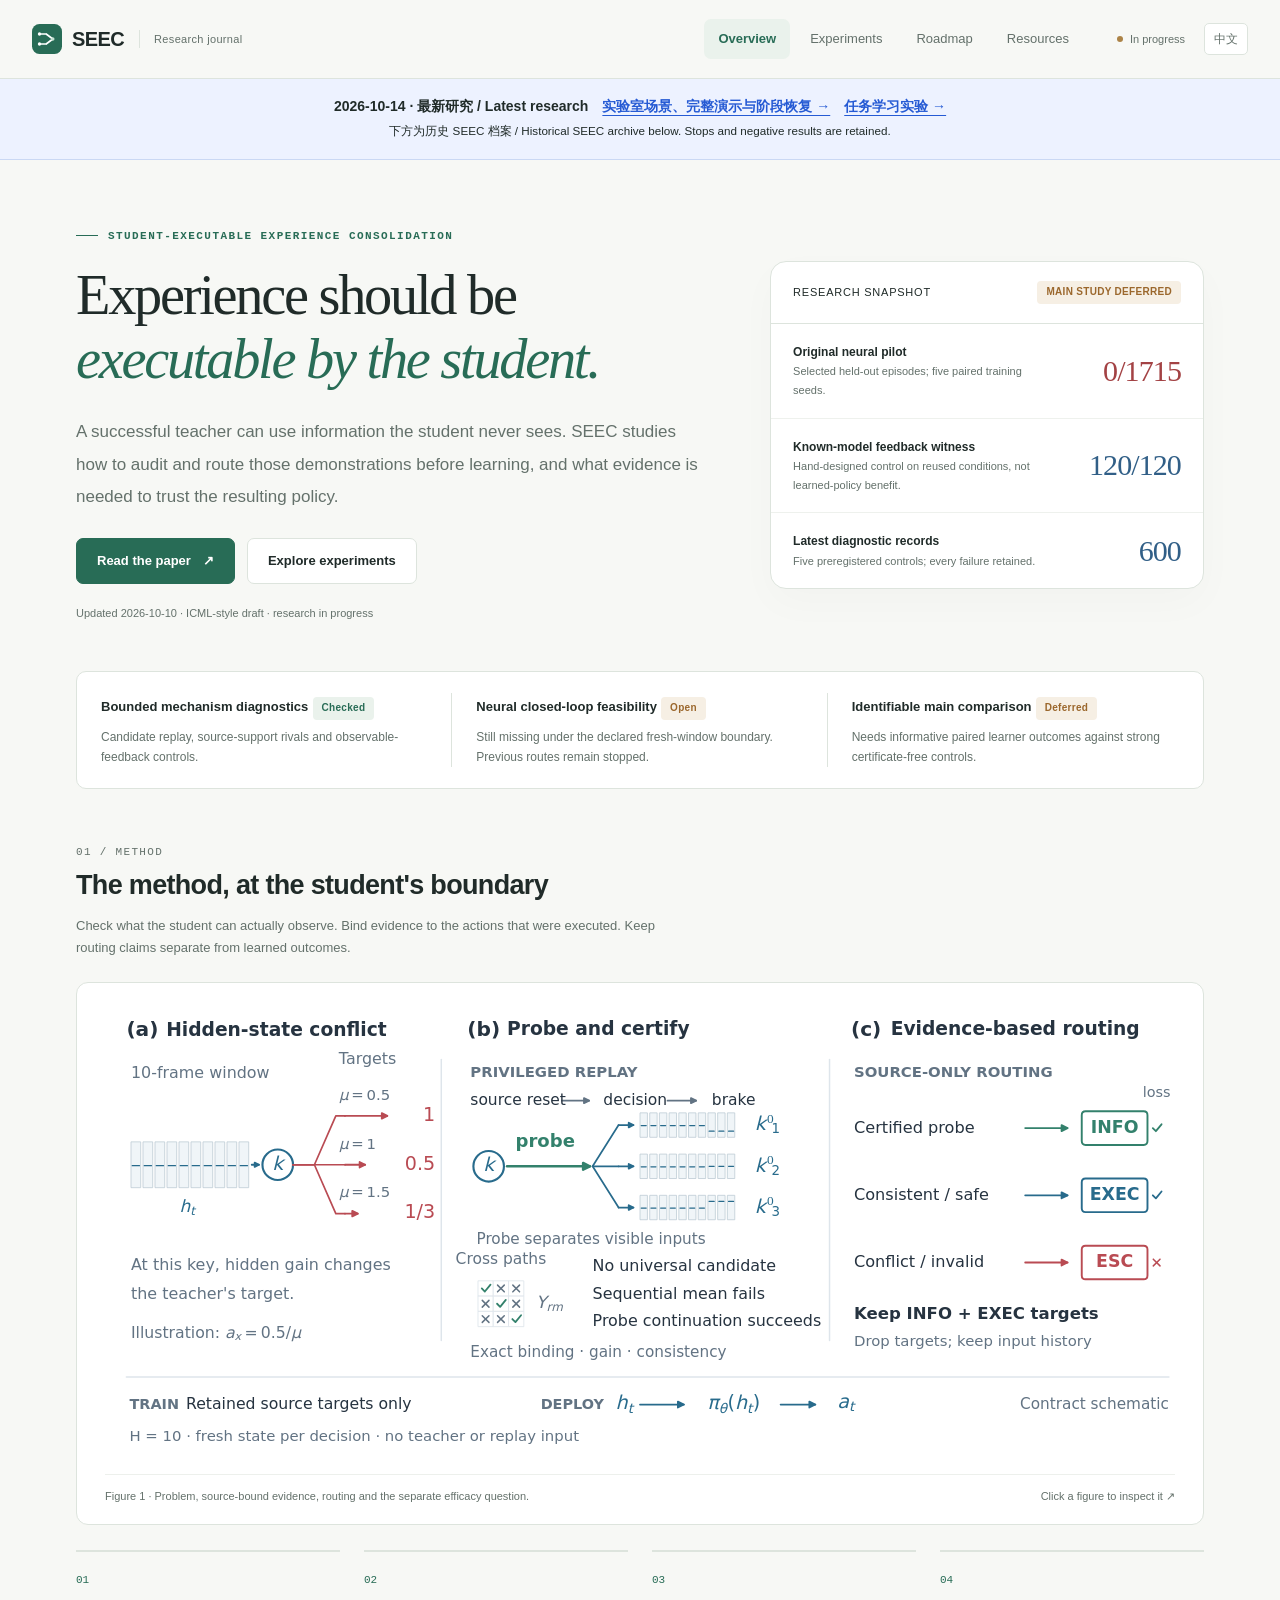
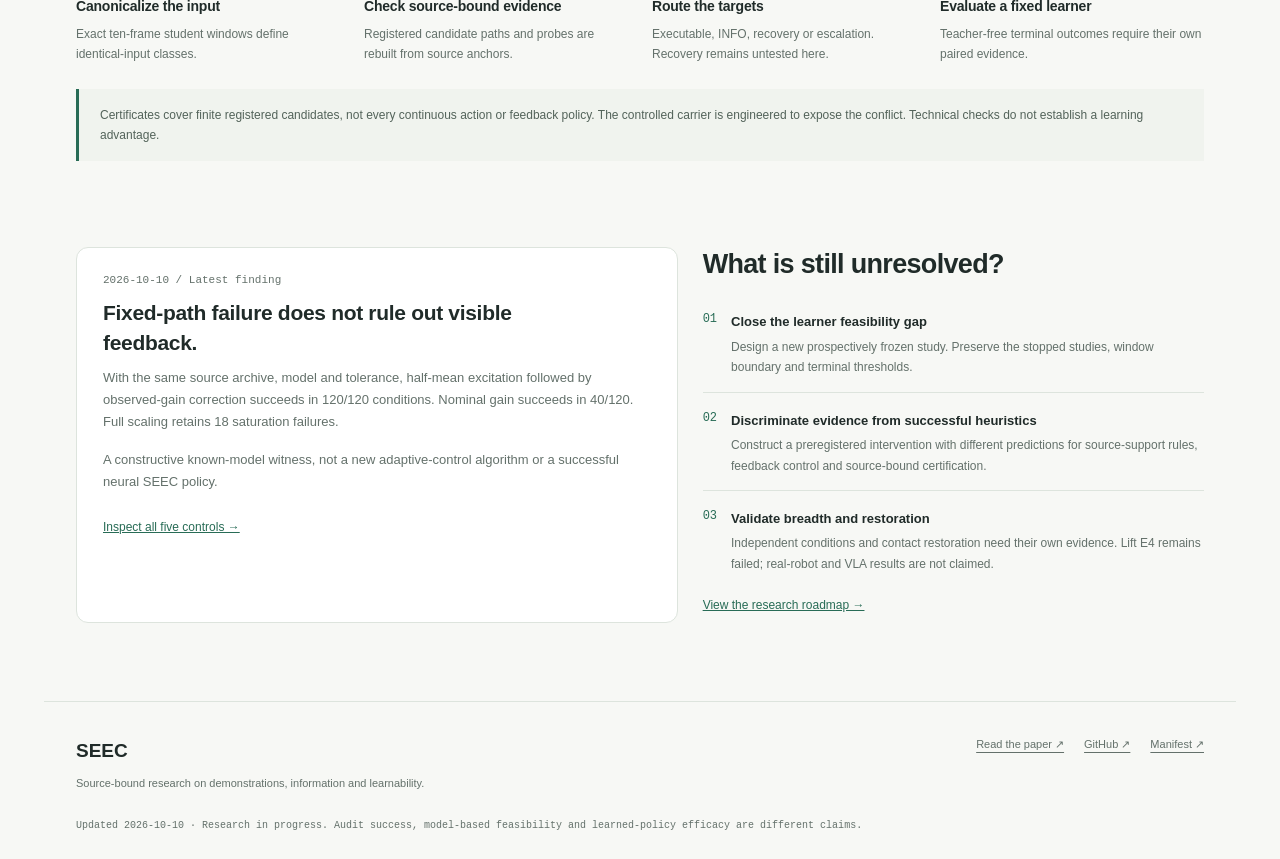
<file: index.html>
<!doctype html>
<html lang="en">
<head>
  <meta charset="utf-8">
  <meta name="viewport" content="width=device-width, initial-scale=1">
  <meta name="description" content="SEEC research progress: student-boundary experience consolidation, preregistered experiments, failure analysis, and source-linked evidence.">
  <meta name="theme-color" content="#f7f8f5">
  <meta property="og:title" content="SEEC · Research in progress">
  <meta property="og:description" content="From successful teacher traces to student-executable experience. Explore the method, experiments, open questions, and research record.">
  <meta property="og:type" content="website">
  <title>SEEC · Research in progress</title>
  <link rel="icon" href="assets/mark.svg" type="image/svg+xml">
  <link rel="stylesheet" href="styles.css">
  <script src="app.js" defer></script>
</head>
<body>
  <a class="skip-link" href="#main">Skip to content</a>
  <header class="header">
    <div class="header-inner">
      <a class="brand" href="?lang=en&view=overview" aria-label="SEEC home"><img src="assets/mark.svg" alt="" width="30" height="30"><b>SEEC</b><span id="brand-subtitle">Research journal</span></a>
      <nav id="navigation" aria-label="Main navigation"></nav>
      <div class="header-tools"><span class="live-dot" aria-hidden="true"></span><span id="header-state">In progress</span><button id="language" type="button" aria-label="Switch to Chinese">中文</button></div>
    </div>
  </header>
  <div style="background:#edf2ff;border-bottom:1px solid #cad8f4;padding:16px 24px;text-align:center;font-size:14px;line-height:1.7"><strong>2026-10-14 · 最新研究 / Latest research</strong>　<a href="scenes.html" style="font-weight:700;color:#255ad4">实验室场景、完整演示与阶段恢复 →</a>　<a href="learning.html" style="font-weight:700;color:#255ad4">任务学习实验 →</a><br><small>下方为历史 SEEC 档案 / Historical SEEC archive below. Stops and negative results are retained.</small></div>
<main id="main" tabindex="-1">
    <div id="load-state" class="container load-state" role="status">Loading the research record…</div>
    <section id="overview" class="page" aria-labelledby="overview-title" hidden></section>
    <section id="experiments" class="page" aria-labelledby="experiments-title" hidden></section>
    <section id="roadmap" class="page" aria-labelledby="roadmap-title" hidden></section>
    <section id="resources" class="page" aria-labelledby="resources-title" hidden></section>
  </main>
  <footer class="footer container"><div><b>SEEC</b><p id="footer-description"></p></div><div id="footer-links"></div><p class="footer-meta" id="footer-meta"></p></footer>
  <dialog id="figure-dialog"><div class="dialog-toolbar"><h2 id="dialog-title"></h2><button id="close-dialog" type="button" aria-label="Close figure">✕</button></div><img id="dialog-image" alt=""><p id="dialog-caption"></p></dialog>
  <noscript><div class="container notice">This interactive report uses JavaScript. The <a href="assets/seec-paper.pdf">paper PDF</a> and <a href="data/progress.json">research record</a> remain available directly.</div></noscript>
</body>
</html>
</file>
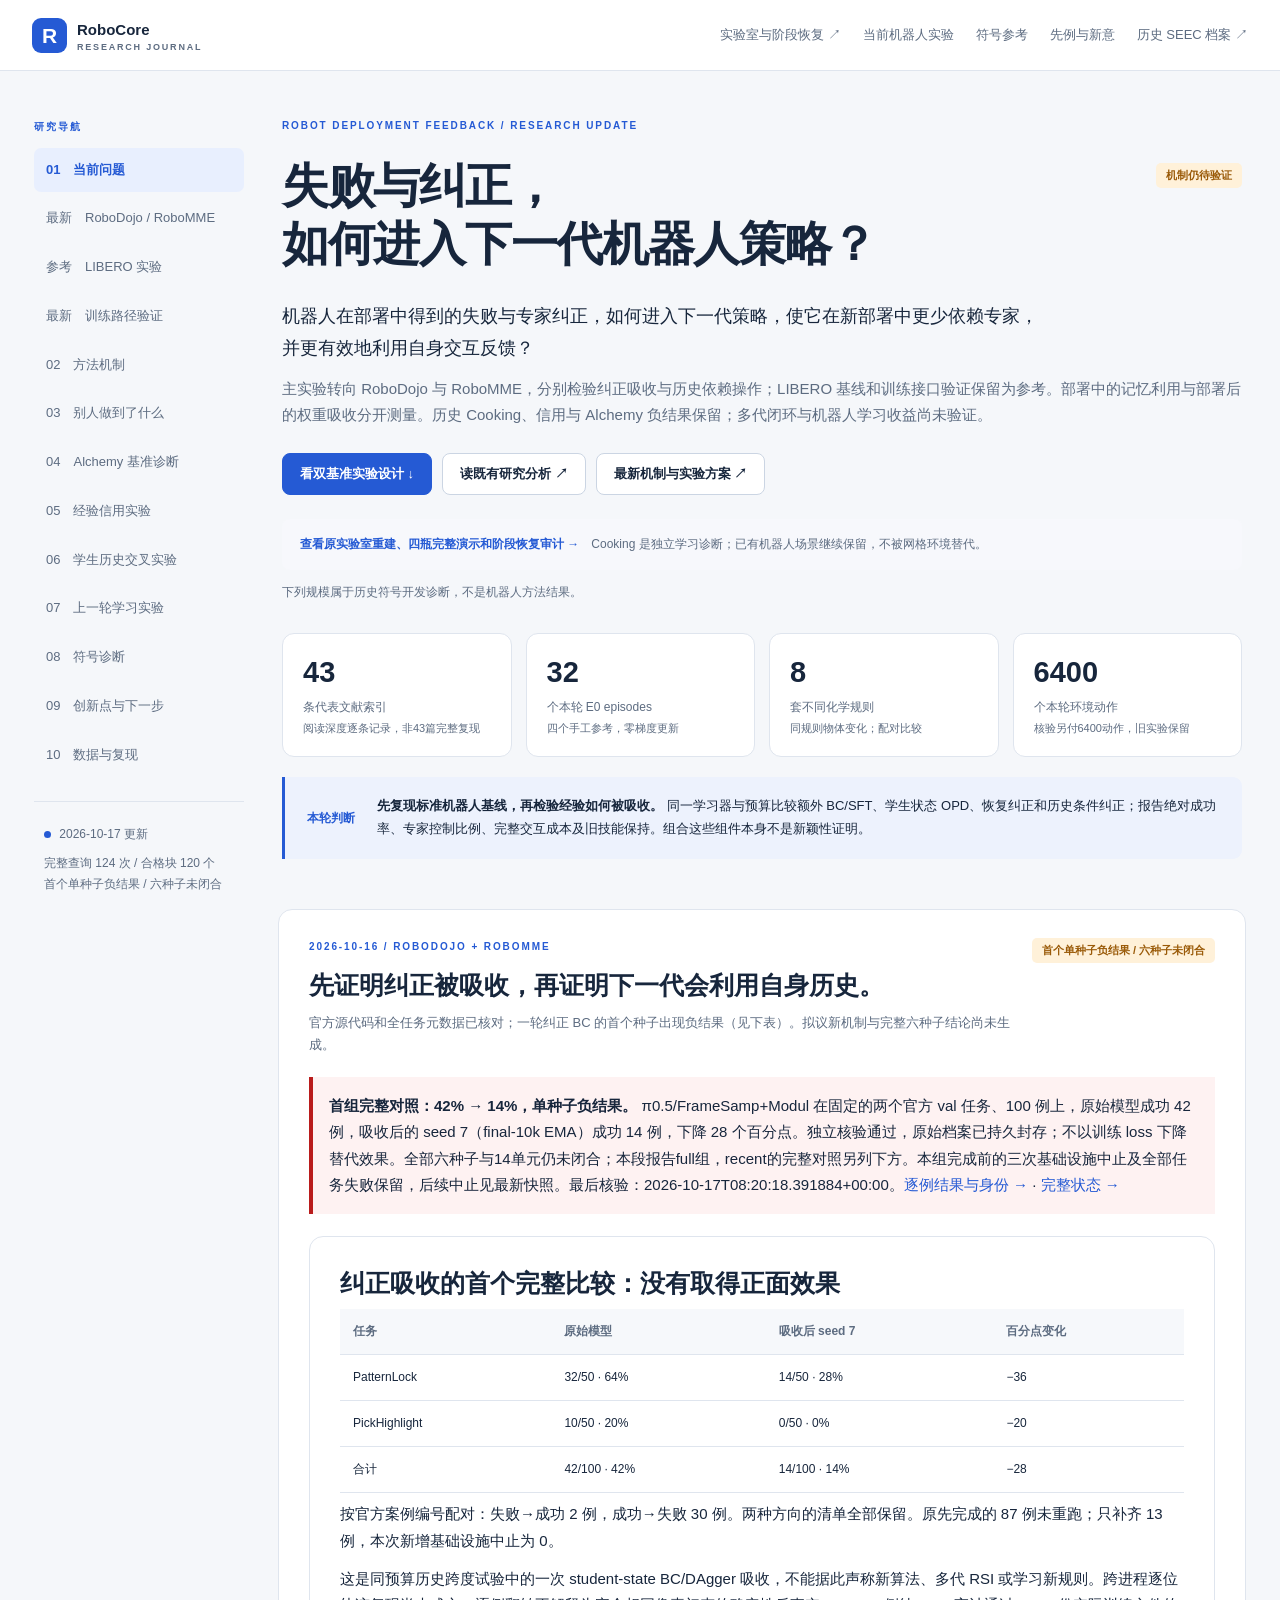
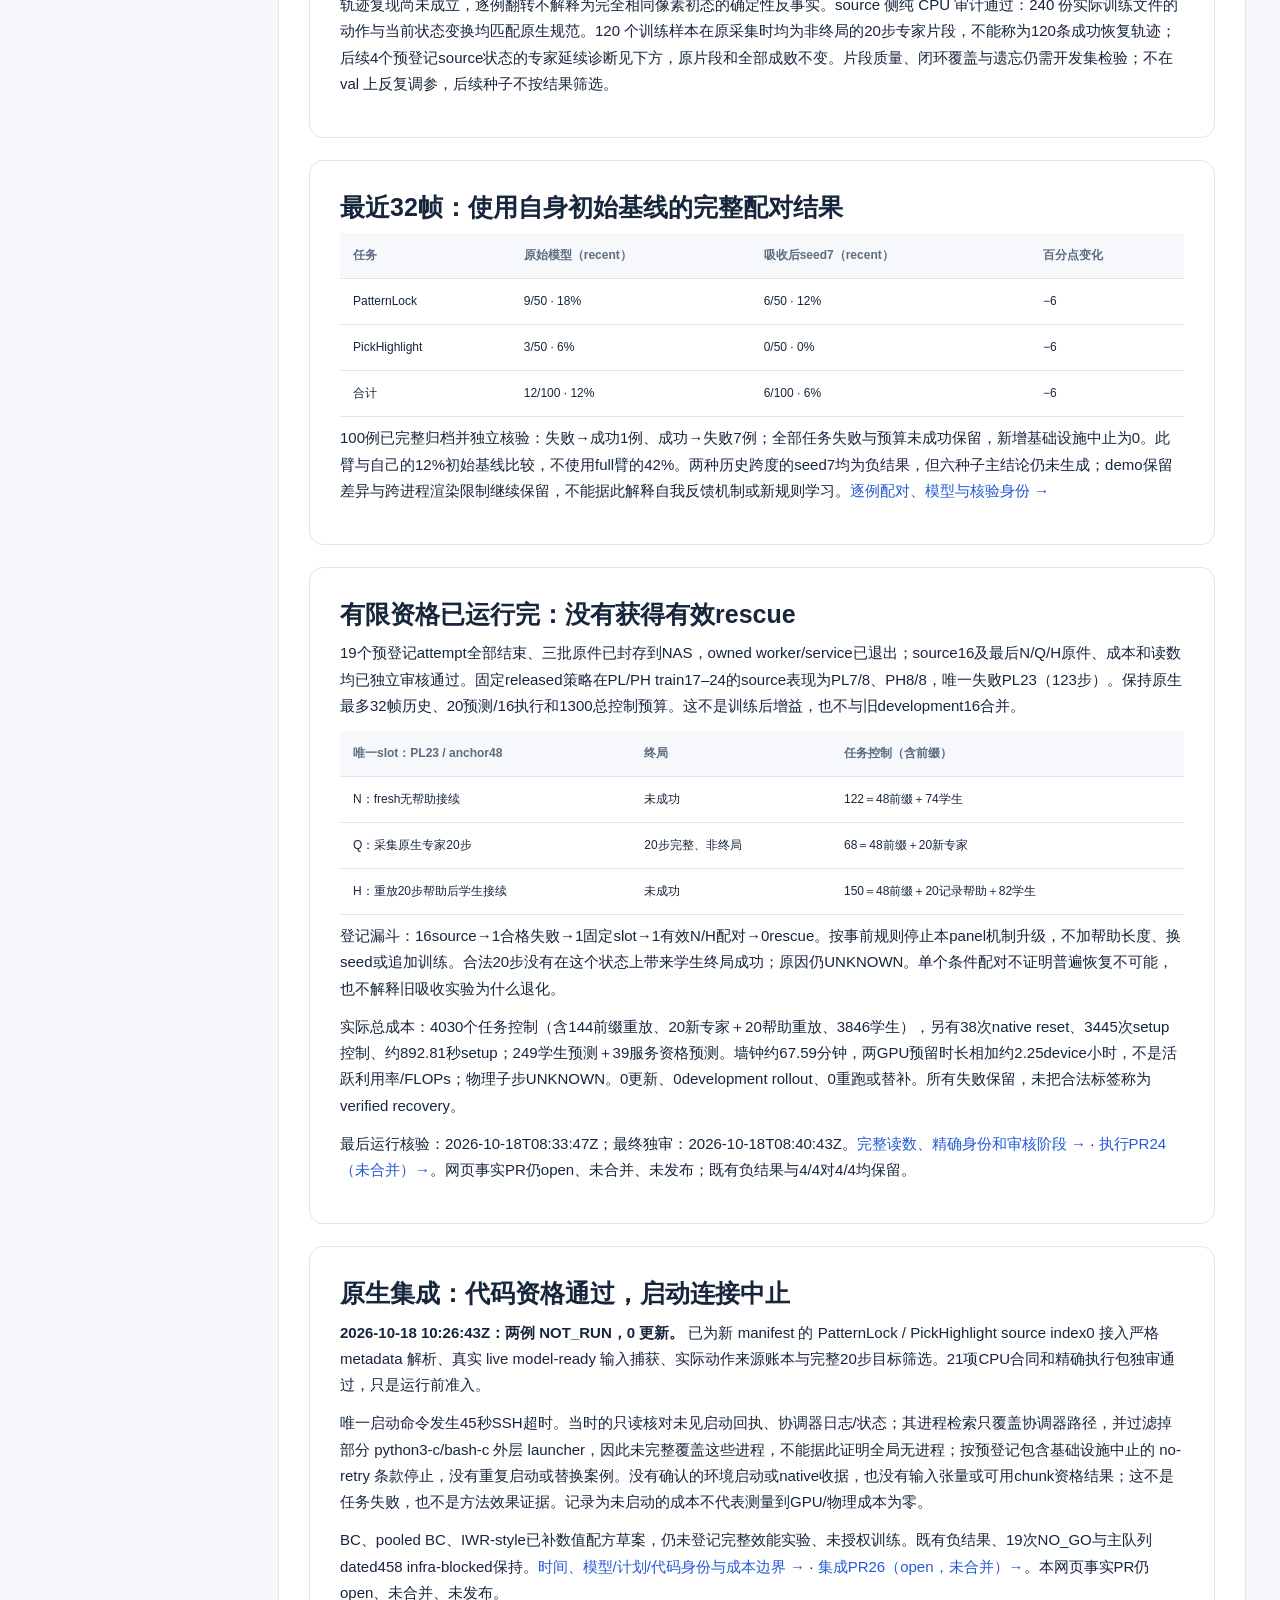
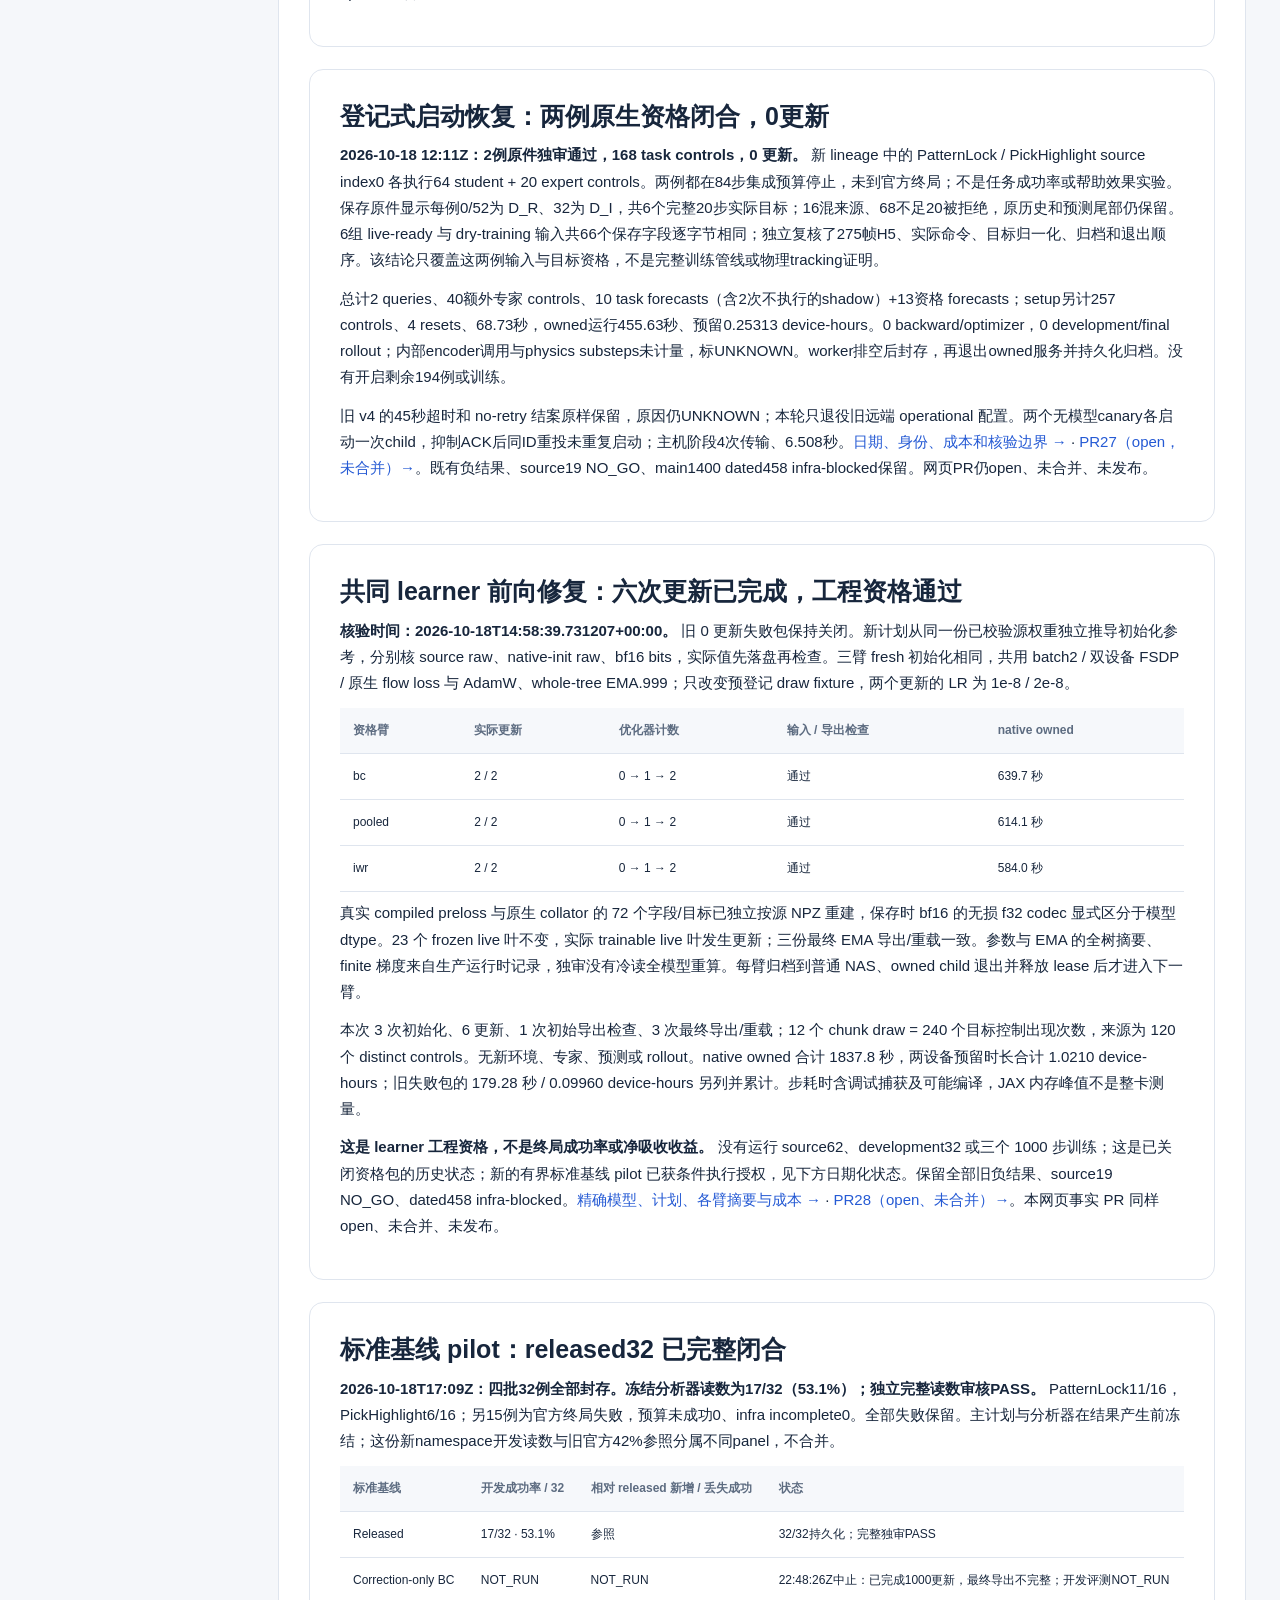
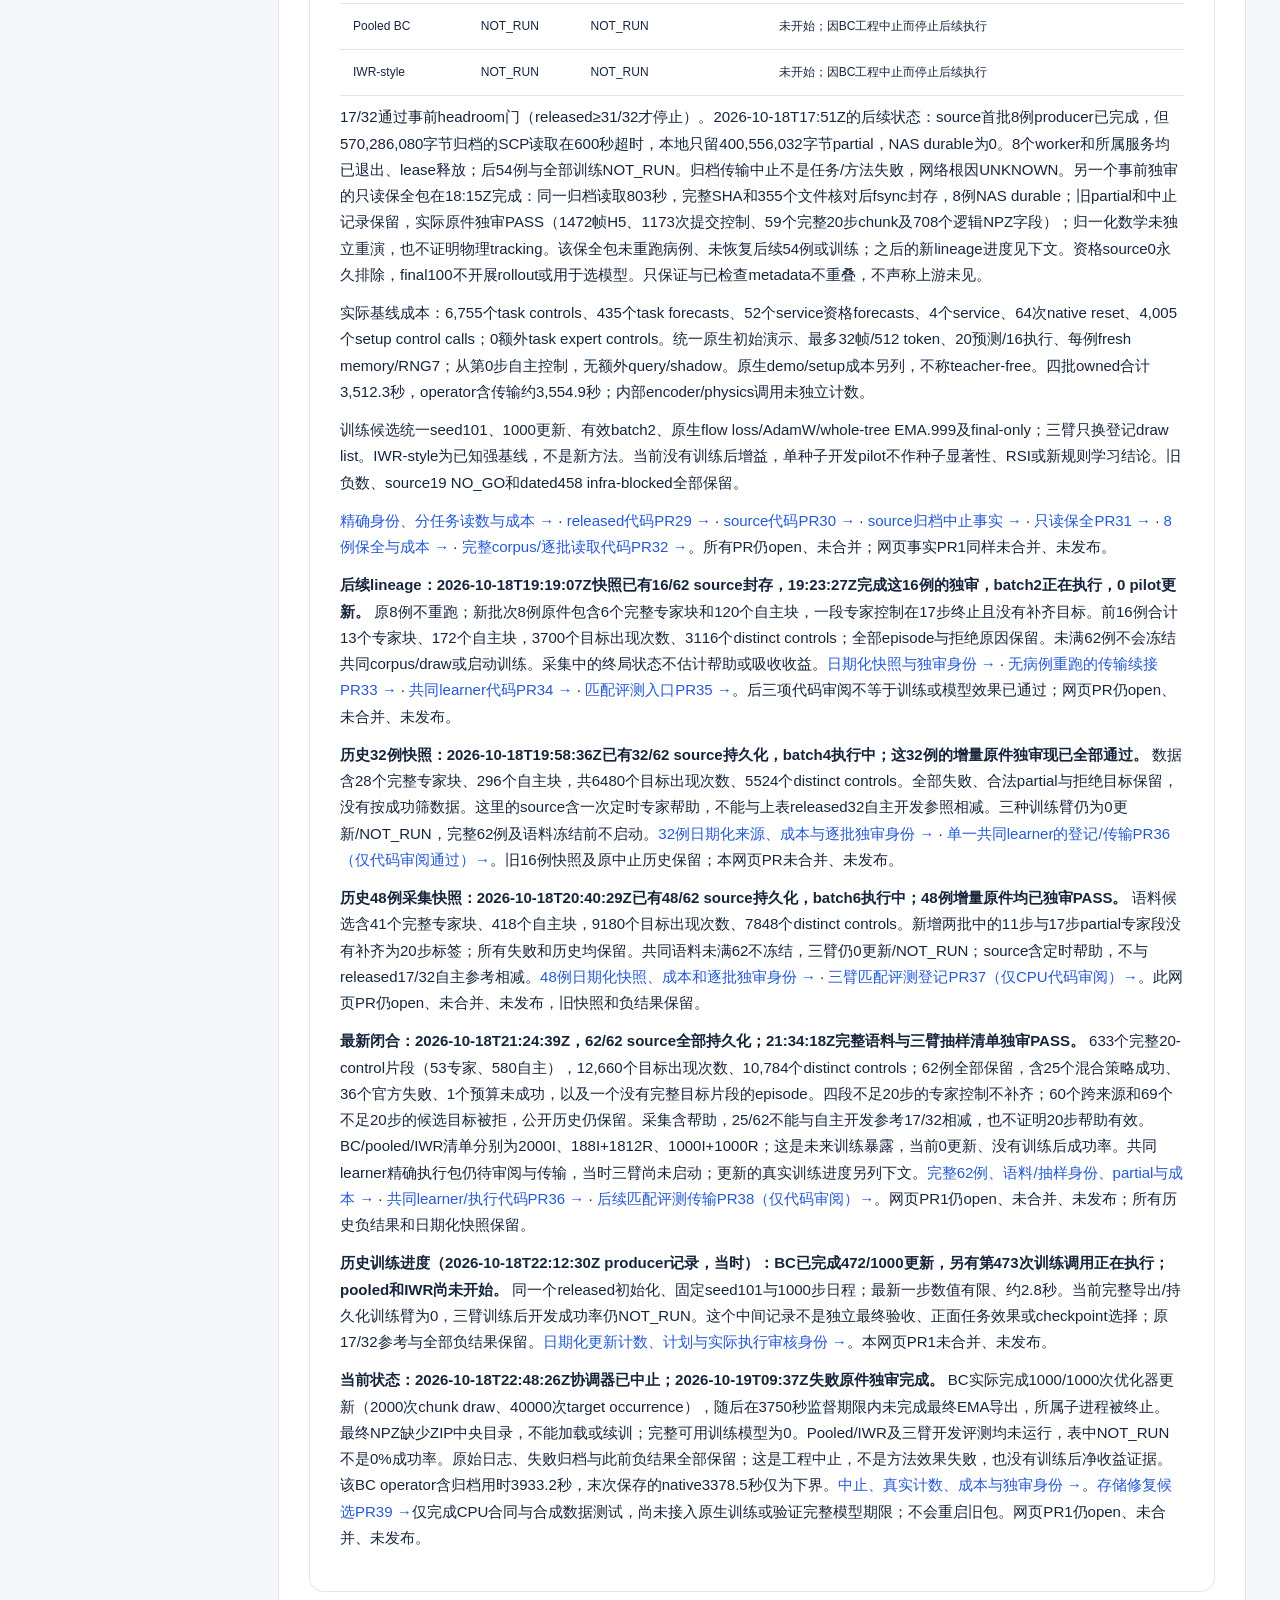
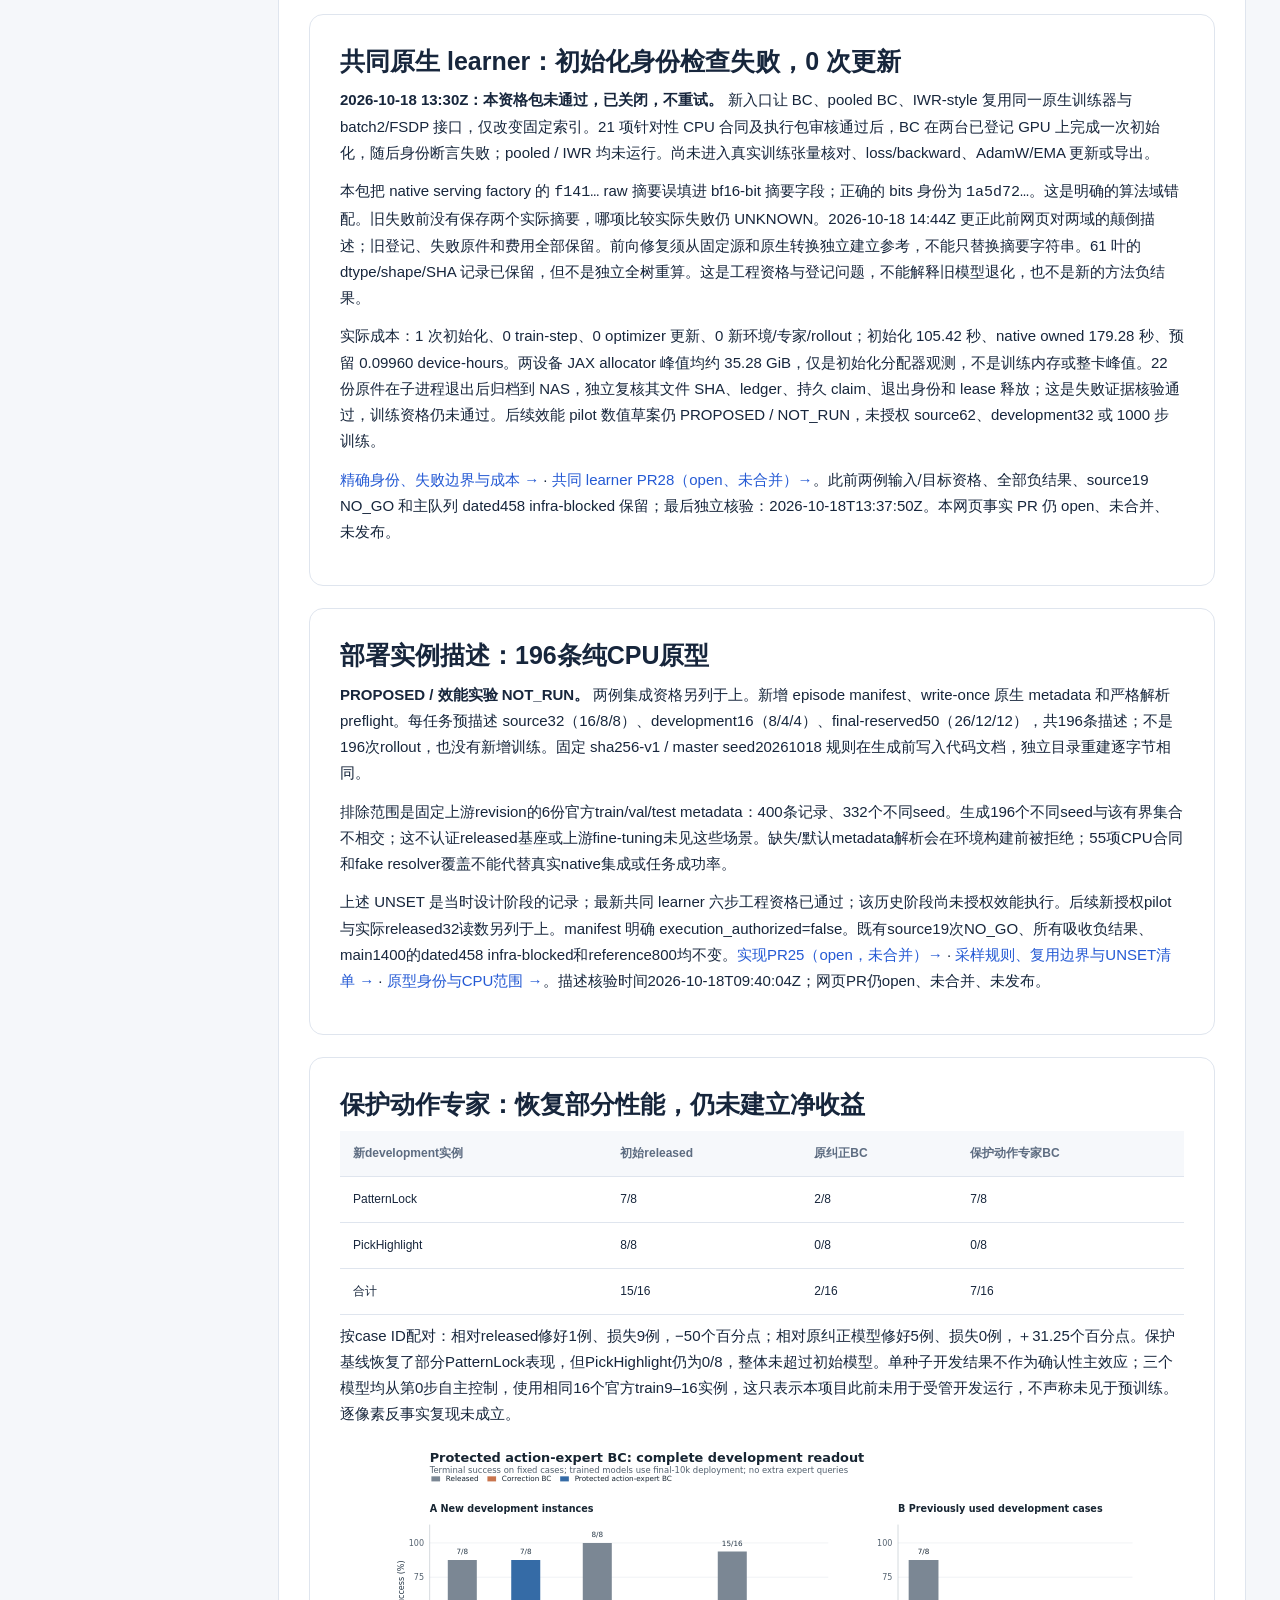
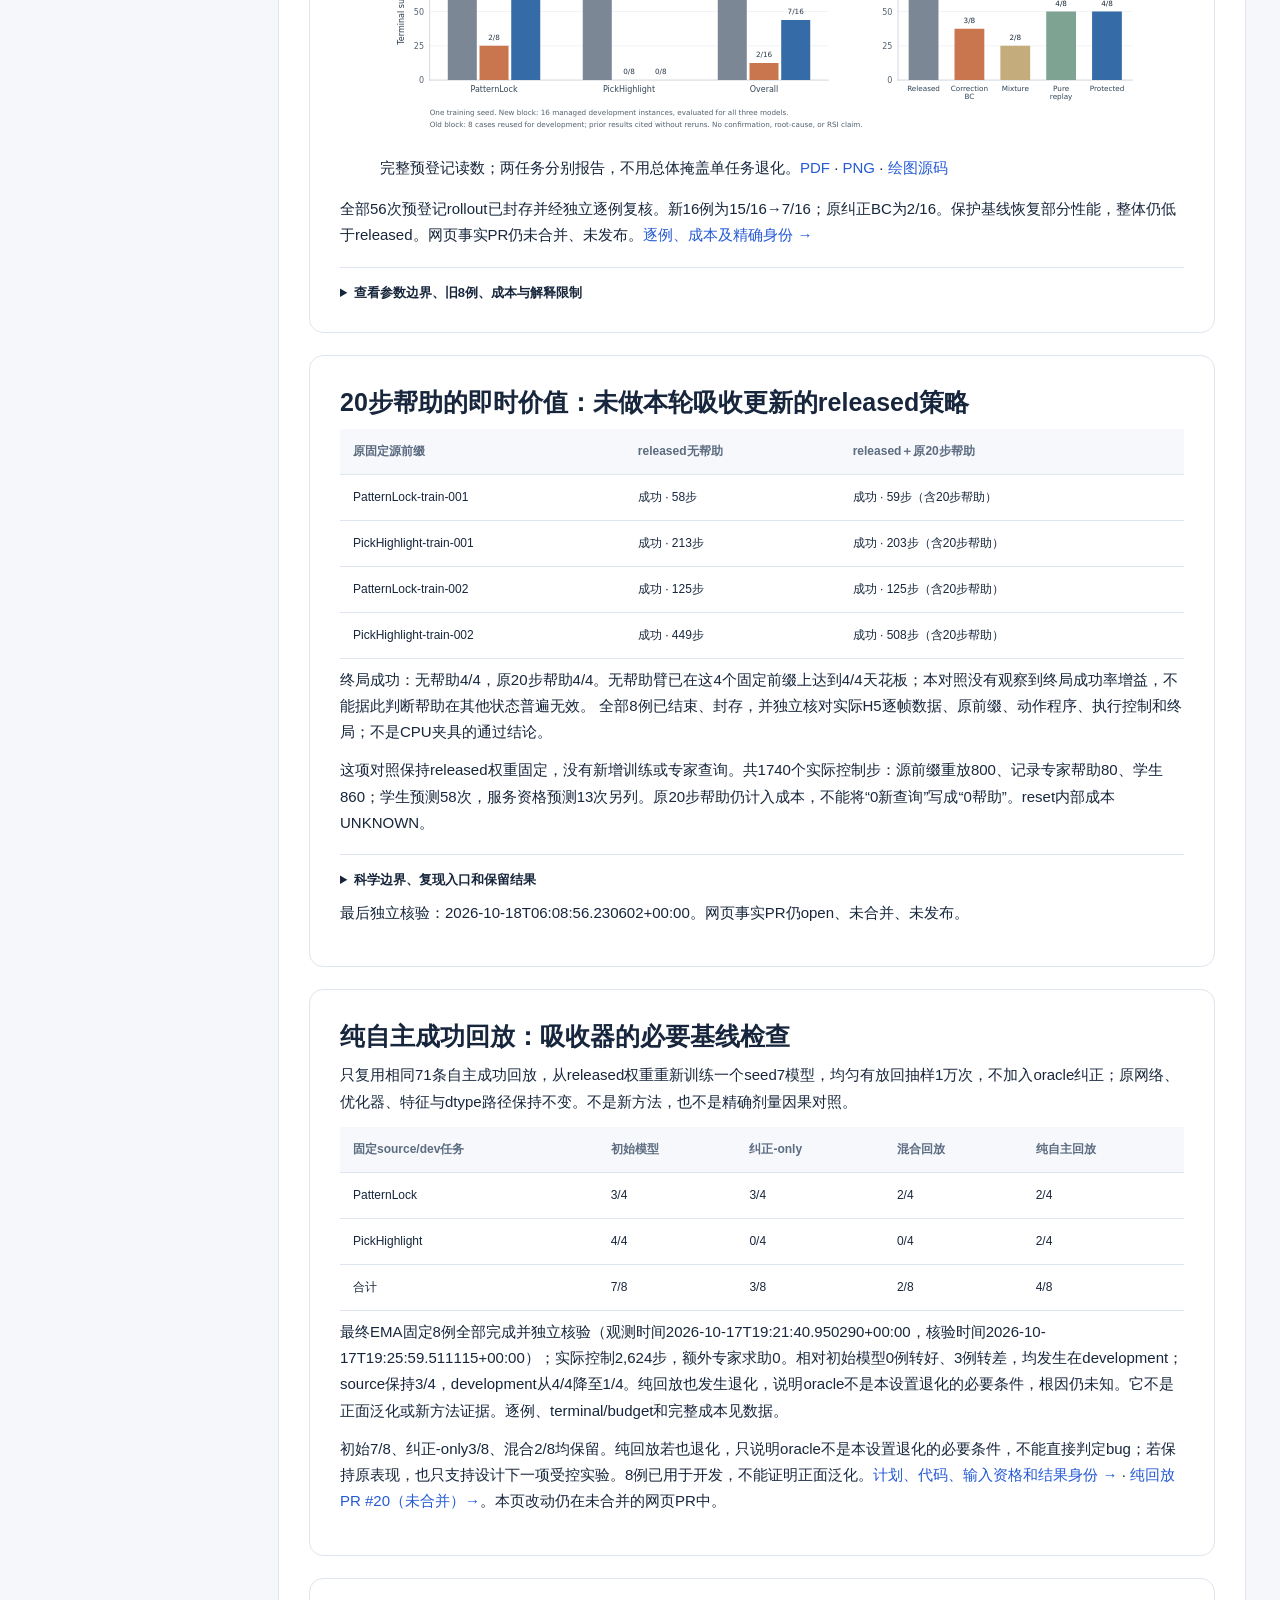
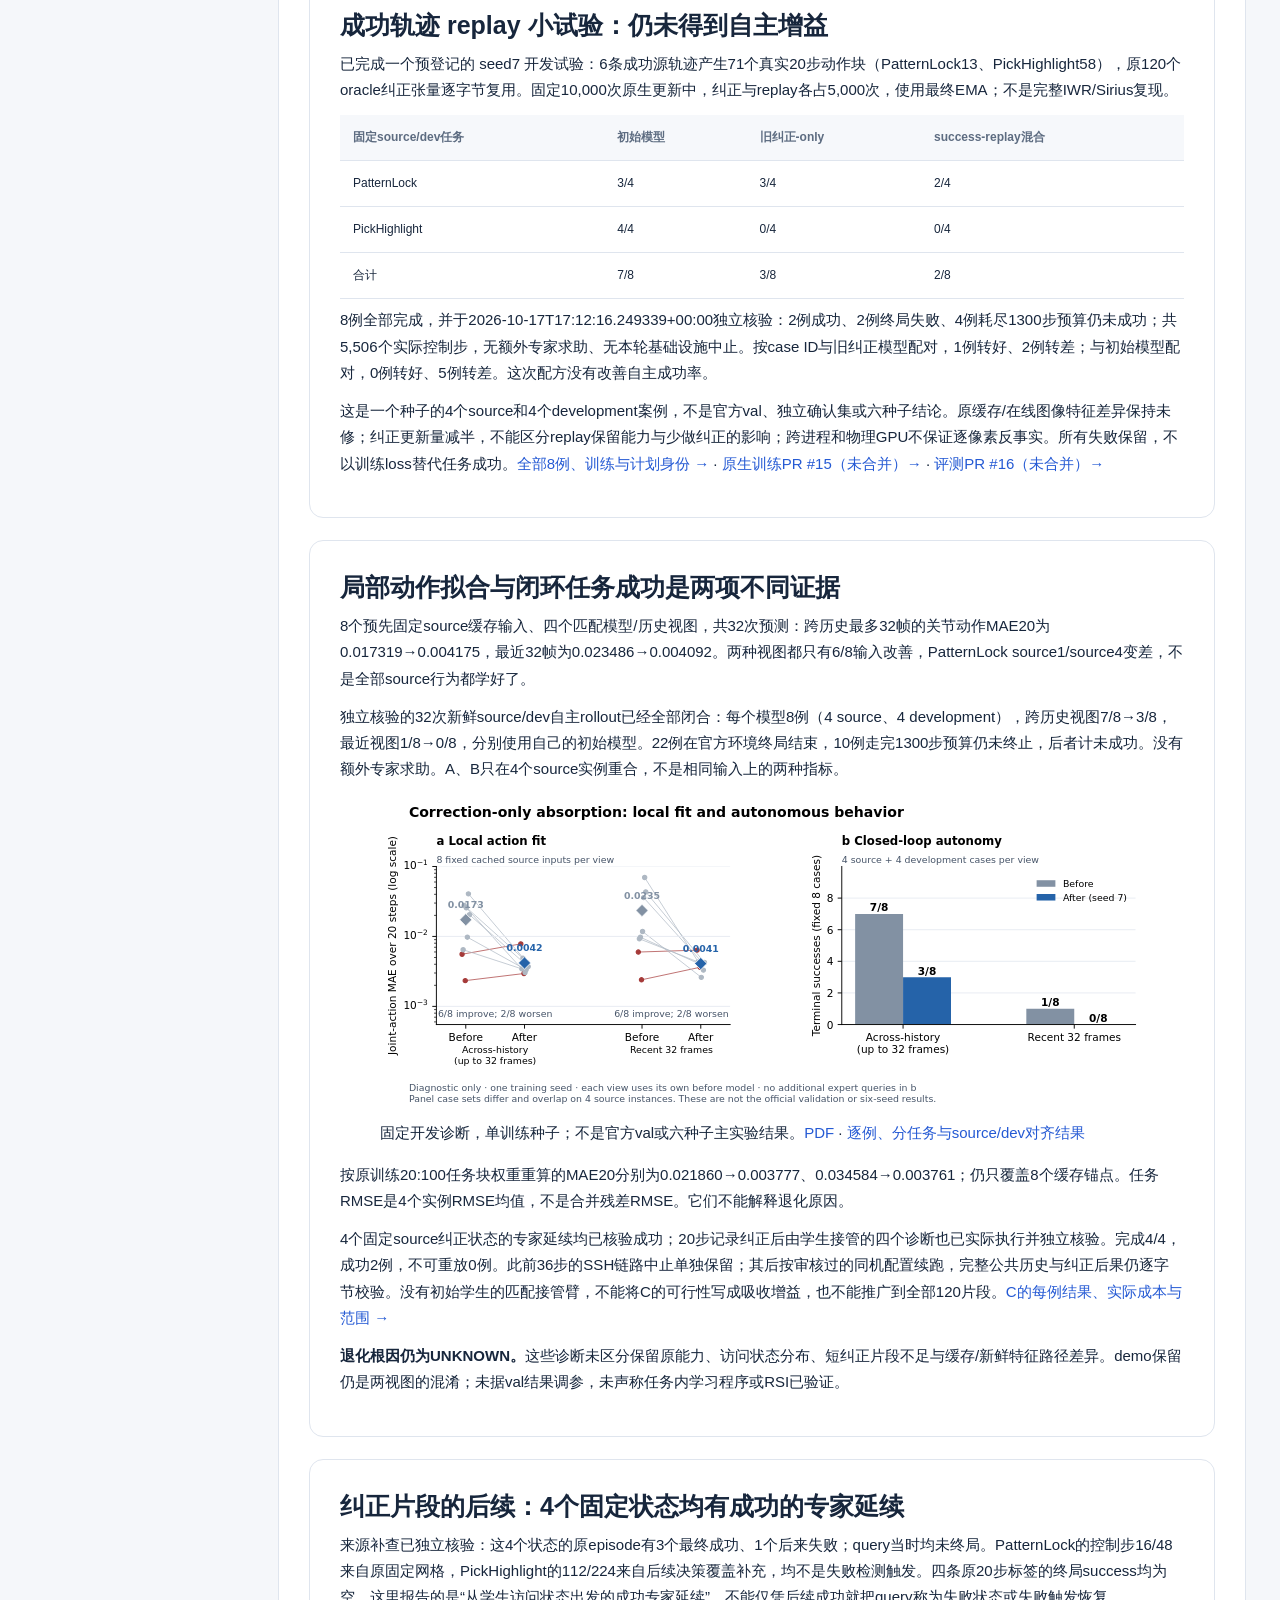
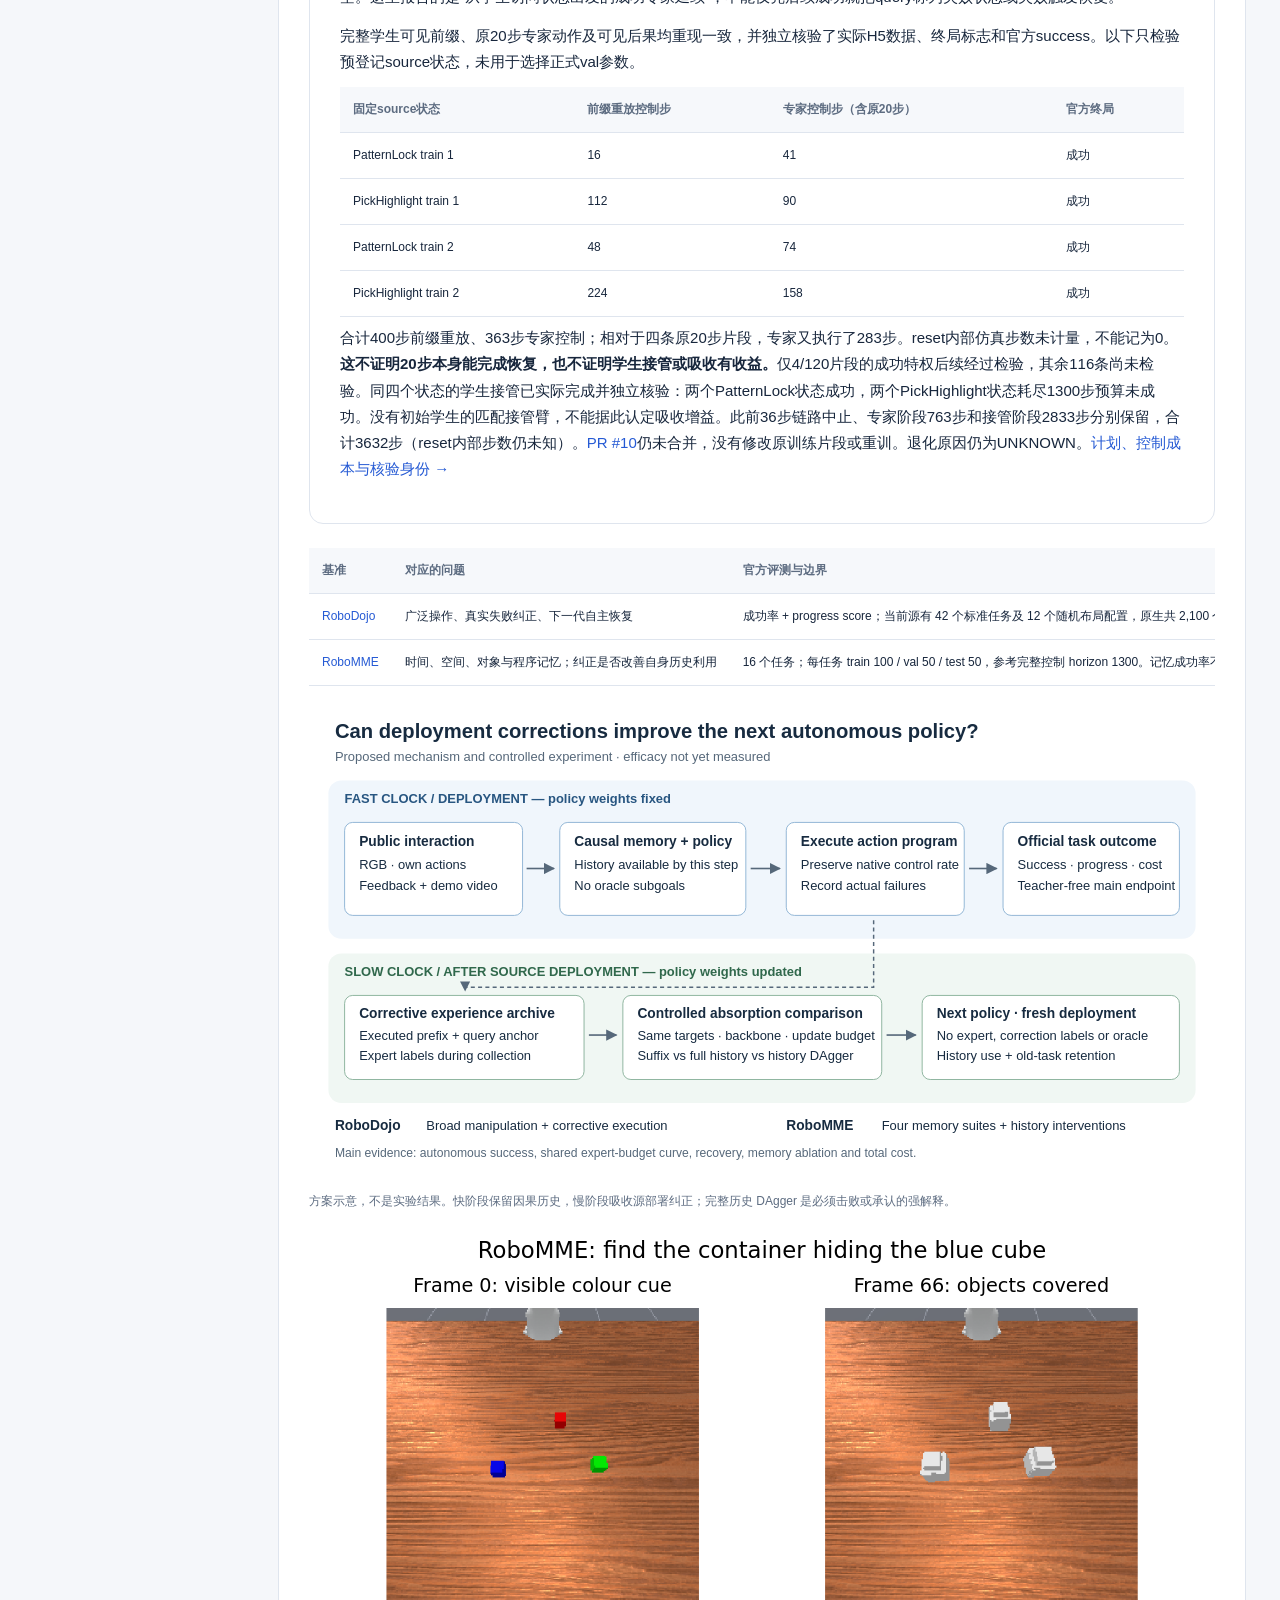
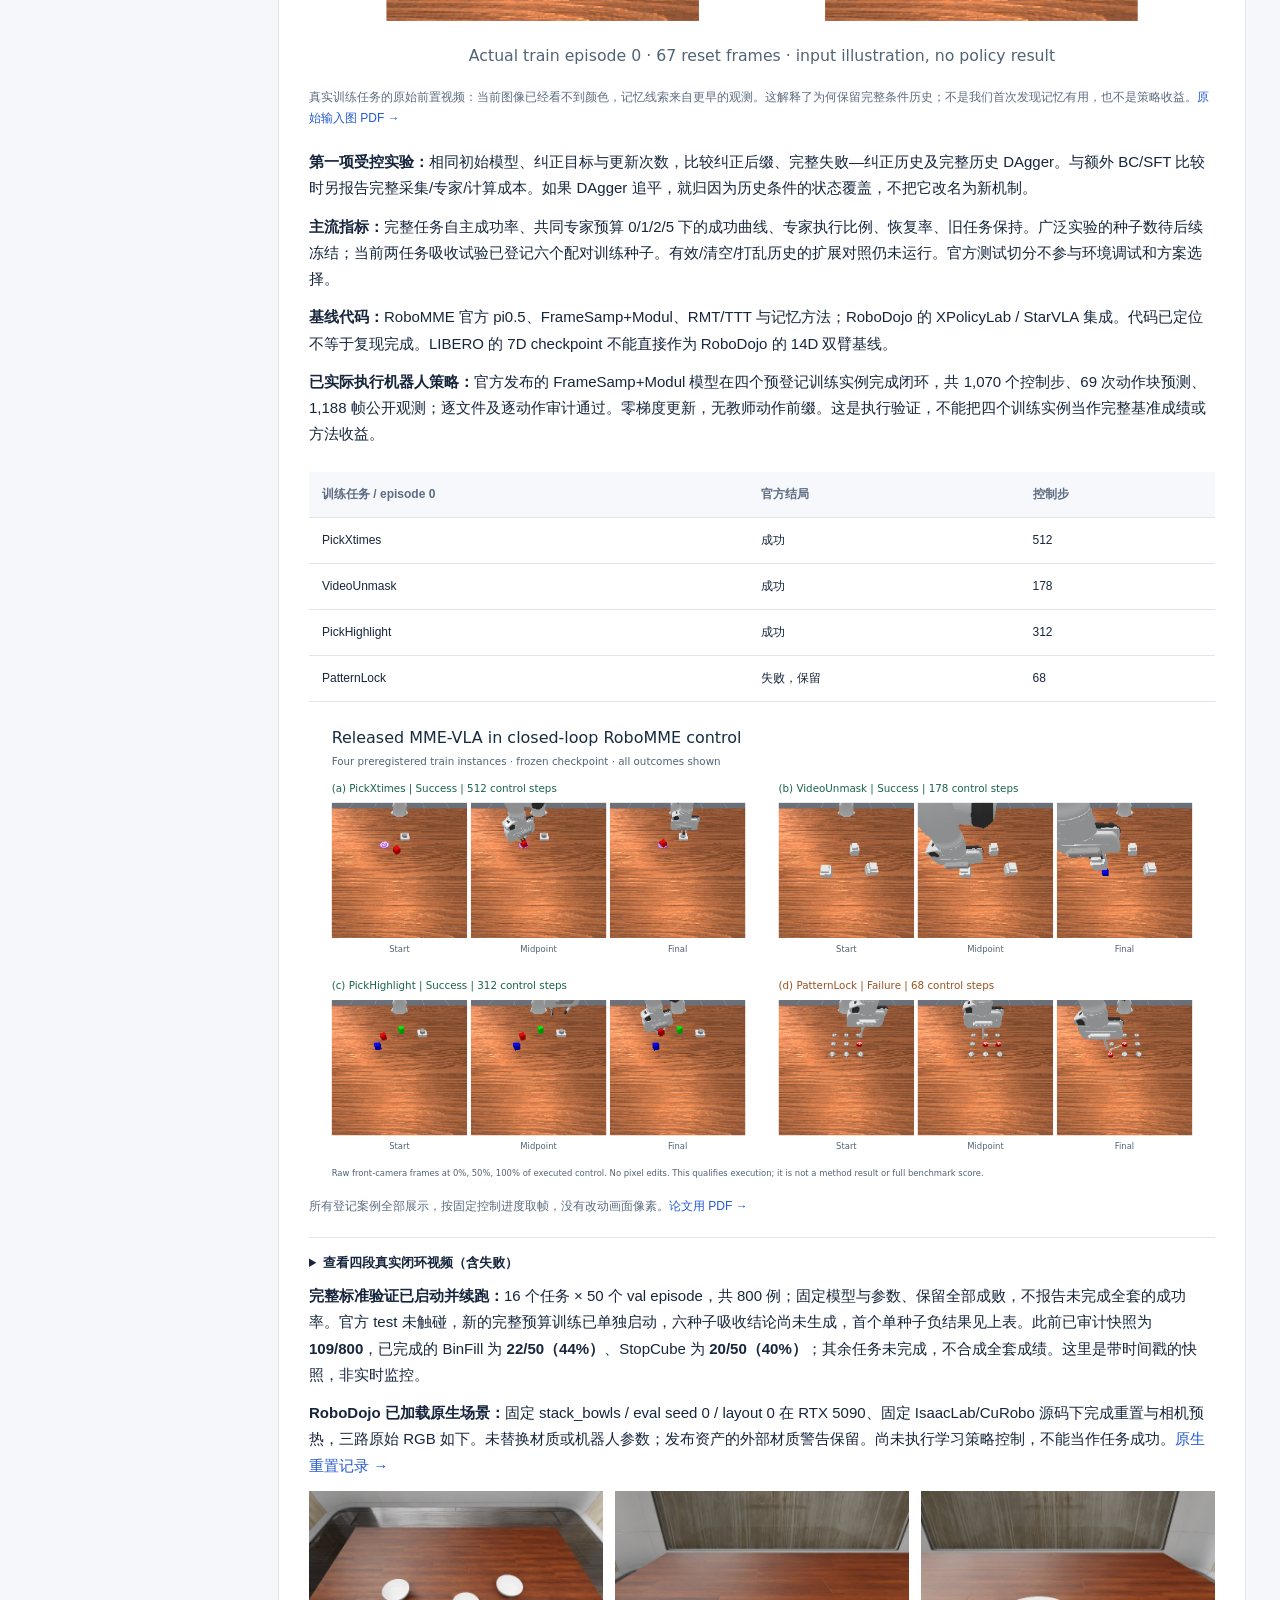
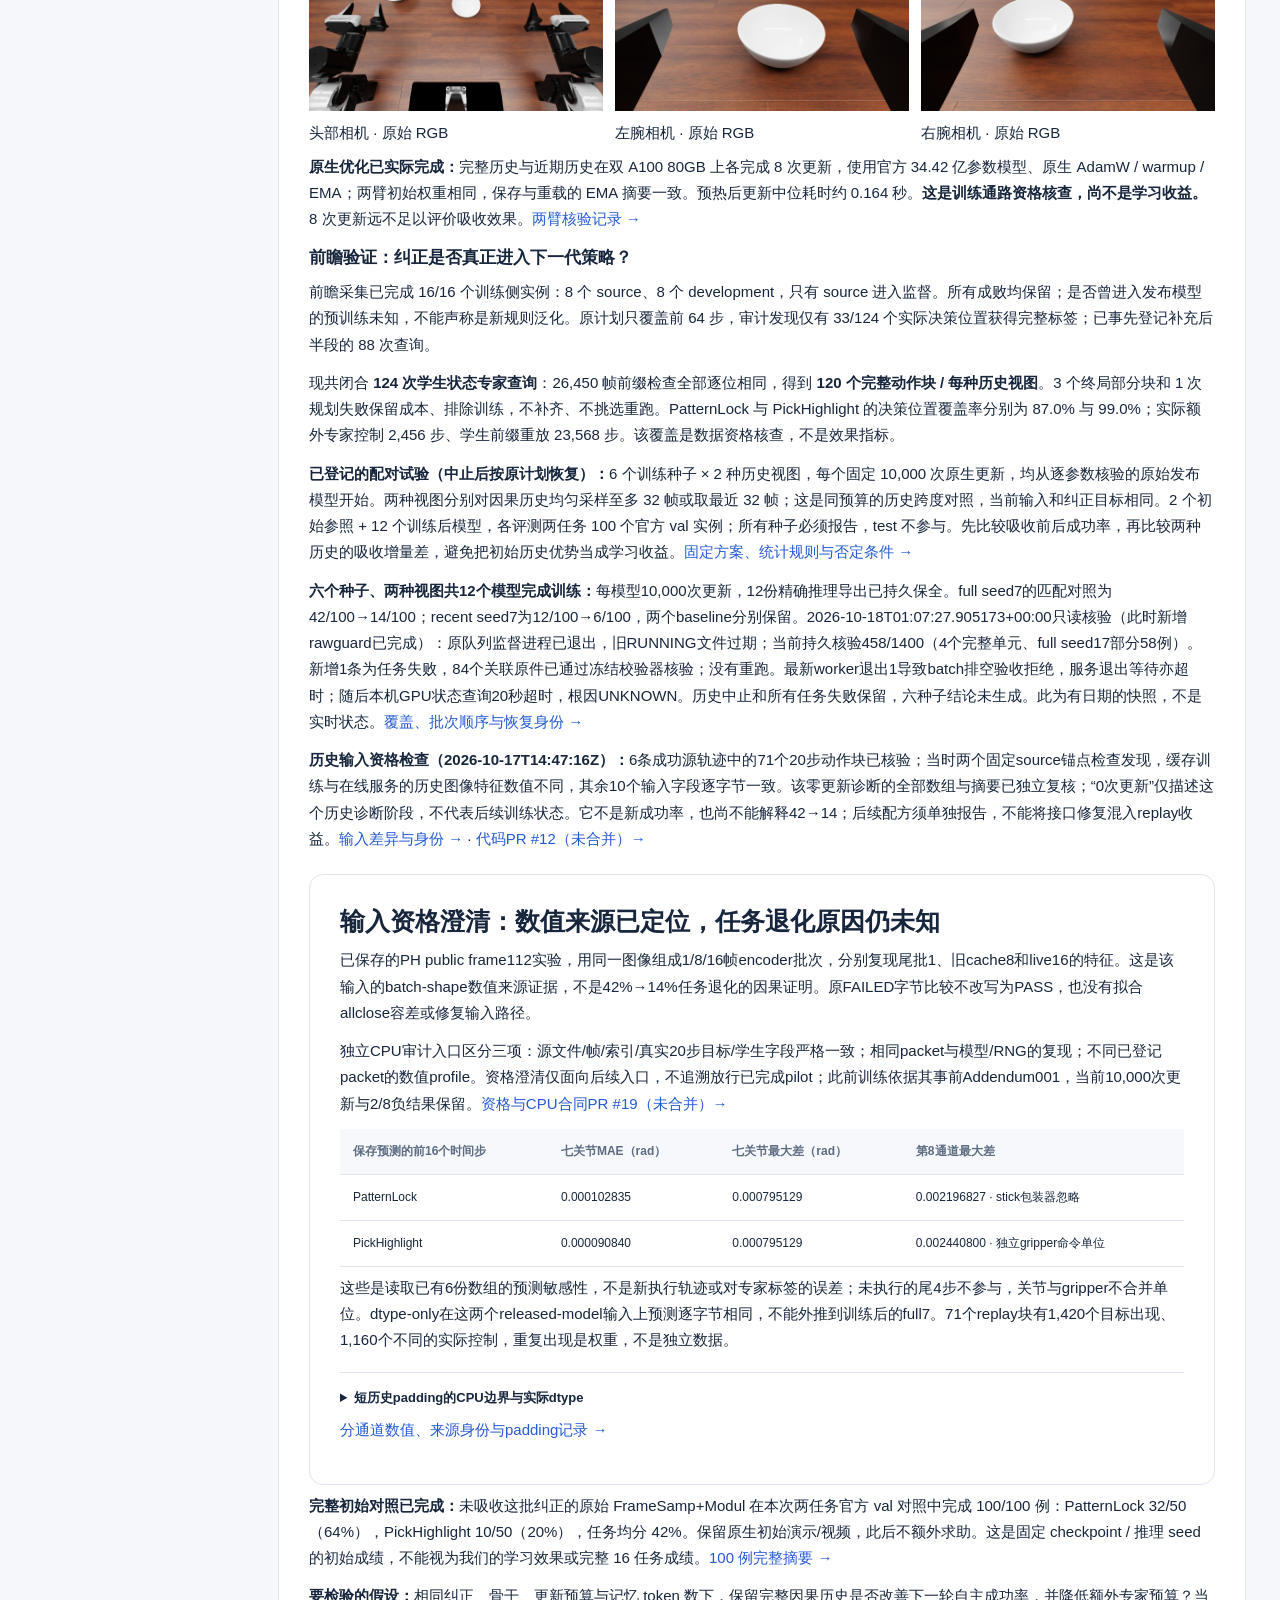
<file: learning.html>
<!doctype html>
<html lang="zh-CN"><head><meta charset="utf-8"><meta name="viewport" content="width=device-width,initial-scale=1">
<meta name="description" content="部署失败与专家纠正如何进入下一代机器人策略：RoboDojo / RoboMME 实验设计、LIBERO 参考、历史负结果与实验计划。">
<meta name="theme-color" content="#f5f7fa"><title>交互任务学习 · 研究进展 | RoboCore</title>
<link rel="icon" href="assets/mark.svg" type="image/svg+xml"><link rel="stylesheet" href="learning.css"><script defer src="learning.js"></script></head>
<body><a class="skip" href="#main">跳到正文</a>
<header class="top"><a class="brand" href="learning.html"><span class="brand-mark">R</span><span>RoboCore <small>RESEARCH JOURNAL</small></span></a><nav><a href="scenes.html">实验室与阶段恢复 ↗</a><a href="#robot-memory-benchmarks">当前机器人实验</a><a href="#results">符号参考</a><a href="#prior">先例与新意</a><a href="index.html?lang=zh&view=experiments">历史 SEEC 档案 ↗</a></nav></header>
<div class="layout"><aside class="sidebar"><p class="eyebrow">研究导航</p><a href="#overview" class="selected">01　当前问题</a><a href="#robot-memory-benchmarks">最新　RoboDojo / RoboMME</a><a href="#deployment">参考　LIBERO 实验</a><a href="#training-interface">最新　训练路径验证</a><a href="#mechanism">02　方法机制</a><a href="#prior">03　别人做到了什么</a><a href="#alchemy">04　Alchemy 基准诊断</a><a href="#credit">05　经验信用实验</a><a href="#coverage">06　学生历史交叉实验</a><a href="#learned">07　上一轮学习实验</a><a href="#results">08　符号诊断</a><a href="#next">09　创新点与下一步</a><a href="#evidence">10　数据与复现</a><div class="side-note"><span class="dot"></span> 2026-10-17 更新<p>完整查询 124 次 / 合格块 120 个<br>首个单种子负结果 / 六种子未闭合</p></div></aside>
<main id="main"><section id="overview" class="hero"><div class="eyebrow">ROBOT DEPLOYMENT FEEDBACK / RESEARCH UPDATE</div><div class="title-row"><h1>失败与纠正，<br>如何进入下一代机器人策略？</h1><span class="pill amber">机制仍待验证</span></div><p class="lead">机器人在部署中得到的失败与专家纠正，如何进入下一代策略，使它在新部署中更少依赖专家，并更有效地利用自身交互反馈？</p><p class="muted">主实验转向 RoboDojo 与 RoboMME，分别检验纠正吸收与历史依赖操作；LIBERO 基线和训练接口验证保留为参考。部署中的记忆利用与部署后的权重吸收分开测量。历史 Cooking、信用与 Alchemy 负结果保留；多代闭环与机器人学习收益尚未验证。</p>
<div class="hero-actions"><a class="button primary" href="#robot-memory-benchmarks">看双基准实验设计 ↓</a><a class="button" href="research/interactive-learning-update.md">读既有研究分析 ↗</a><a class="button" href="research/deployment-adaptation/robodojo-robomme-design.md">最新机制与实验方案 ↗</a></div>
<p class="note"><a href="scenes.html"><strong>查看原实验室重建、四瓶完整演示和阶段恢复审计 →</strong></a>　Cooking 是独立学习诊断；已有机器人场景继续保留，不被网格环境替代。</p>
<p class="small">下列规模属于历史符号开发诊断，不是机器人方法结果。</p><div class="stats" id="stats"><div>读取研究快照…</div></div>
<div class="verdict"><span>本轮判断</span><p><strong>先复现标准机器人基线，再检验经验如何被吸收。</strong> 同一学习器与预算比较额外 BC/SFT、学生状态 OPD、恢复纠正和历史条件纠正；报告绝对成功率、专家控制比例、完整交互成本及旧技能保持。组合这些组件本身不是新颖性证明。</p></div></section>

<section id="robot-memory-benchmarks" class="card section"><div class="section-head"><div><div class="eyebrow">2026-10-16 / ROBODOJO + ROBOMME</div><h2>先证明纠正被吸收，再证明下一代会利用自身历史。</h2><p class="muted">官方源代码和全任务元数据已核对；一轮纠正 BC 的首个种子出现负结果（见下表）。拟议新机制与完整六种子结论尚未生成。</p></div><span class="pill amber">首个单种子负结果 / 六种子未闭合</span></div>
<aside role="status" style="border-left:4px solid #b91c1c;background:#fef2f2;padding:1rem;margin:1rem 0"><strong>首组完整对照：42% → 14%，单种子负结果。</strong> π0.5/FrameSamp+Modul 在固定的两个官方 val 任务、100 例上，原始模型成功 42 例，吸收后的 seed 7（final-10k EMA）成功 14 例，下降 28 个百分点。独立核验通过，原始档案已持久封存；不以训练 loss 下降替代效果。全部六种子与14单元仍未闭合；本段报告full组，recent的完整对照另列下方。本组完成前的三次基础设施中止及全部任务失败保留，后续中止见最新快照。最后核验：<time datetime="2026-10-17T08:20:18.391884+00:00">2026-10-17T08:20:18.391884+00:00</time>。<a href="data/robomme-first-pair-seed7.json">逐例结果与身份 →</a> · <a href="data/robomme-execution-observation.json">完整状态 →</a></aside>
<section class="card section" id="first-pair-result"><h2>纠正吸收的首个完整比较：没有取得正面效果</h2><table><thead><tr><th>任务</th><th>原始模型</th><th>吸收后 seed 7</th><th>百分点变化</th></tr></thead><tbody><tr><td>PatternLock</td><td>32/50 · 64%</td><td>14/50 · 28%</td><td>−36</td></tr><tr><td>PickHighlight</td><td>10/50 · 20%</td><td>0/50 · 0%</td><td>−20</td></tr><tr><td>合计</td><td>42/100 · 42%</td><td>14/100 · 14%</td><td>−28</td></tr></tbody></table><p>按官方案例编号配对：失败→成功 2 例，成功→失败 30 例。两种方向的清单全部保留。原先完成的 87 例未重跑；只补齐 13 例，本次新增基础设施中止为 0。</p><p>这是同预算历史跨度试验中的一次 student-state BC/DAgger 吸收，不能据此声称新算法、多代 RSI 或学习新规则。跨进程逐位轨迹复现尚未成立，逐例翻转不解释为完全相同像素初态的确定性反事实。source 侧纯 CPU 审计通过：240 份实际训练文件的动作与当前状态变换均匹配原生规范。120 个训练样本在原采集时均为非终局的20步专家片段，不能称为120条成功恢复轨迹；后续4个预登记source状态的专家延续诊断见下方，原片段和全部成败不变。片段质量、闭环覆盖与遗忘仍需开发集检验；不在 val 上反复调参，后续种子不按结果筛选。</p></section>
<section class="card section" id="recent-pair-result"><h2>最近32帧：使用自身初始基线的完整配对结果</h2><table><thead><tr><th>任务</th><th>原始模型（recent）</th><th>吸收后seed7（recent）</th><th>百分点变化</th></tr></thead><tbody><tr><td>PatternLock</td><td>9/50 · 18%</td><td>6/50 · 12%</td><td>−6</td></tr><tr><td>PickHighlight</td><td>3/50 · 6%</td><td>0/50 · 0%</td><td>−6</td></tr><tr><td>合计</td><td>12/100 · 12%</td><td>6/100 · 6%</td><td>−6</td></tr></tbody></table><p>100例已完整归档并独立核验：失败→成功1例、成功→失败7例；全部任务失败与预算未成功保留，新增基础设施中止为0。此臂与自己的12%初始基线比较，不使用full臂的42%。两种历史跨度的seed7均为负结果，但六种子主结论仍未生成；demo保留差异与跨进程渲染限制继续保留，不能据此解释自我反馈机制或新规则学习。<a href="data/robomme-recent-pair-seed7.json">逐例配对、模型与核验身份 →</a></p></section>
<section class="card section" id="source-qualification"><h2>有限资格已运行完：没有获得有效rescue</h2><p>19个预登记attempt全部结束、三批原件已封存到NAS，owned worker/service已退出；source16及最后N/Q/H原件、成本和读数均已独立审核通过。固定released策略在PL/PH train17–24的source表现为PL7/8、PH8/8，唯一失败PL23（123步）。保持原生最多32帧历史、20预测/16执行和1300总控制预算。这不是训练后增益，也不与旧development16合并。</p><table><thead><tr><th>唯一slot：PL23 / anchor48</th><th>终局</th><th>任务控制（含前缀）</th></tr></thead><tbody><tr><td>N：fresh无帮助接续</td><td>未成功</td><td>122＝48前缀＋74学生</td></tr><tr><td>Q：采集原生专家20步</td><td>20步完整、非终局</td><td>68＝48前缀＋20新专家</td></tr><tr><td>H：重放20步帮助后学生接续</td><td>未成功</td><td>150＝48前缀＋20记录帮助＋82学生</td></tr></tbody></table><p>登记漏斗：16source→1合格失败→1固定slot→1有效N/H配对→0rescue。按事前规则停止本panel机制升级，不加帮助长度、换seed或追加训练。合法20步没有在这个状态上带来学生终局成功；原因仍UNKNOWN。单个条件配对不证明普遍恢复不可能，也不解释旧吸收实验为什么退化。</p><p>实际总成本：4030个任务控制（含144前缀重放、20新专家＋20帮助重放、3846学生），另有38次native reset、3445次setup控制、约892.81秒setup；249学生预测＋39服务资格预测。墙钟约67.59分钟，两GPU预留时长相加约2.25device小时，不是活跃利用率/FLOPs；物理子步UNKNOWN。0更新、0development rollout、0重跑或替补。所有失败保留，未把合法标签称为verified recovery。</p><p>最后运行核验：2026-10-18T08:33:47Z；最终独审：2026-10-18T08:40:43Z。<a href="data/robomme-source-qualification.json">完整读数、精确身份和审核阶段 →</a> · <a href="https://github.com/asimfish/robocore/pull/24">执行PR24（未合并）→</a>。网页事实PR仍open、未合并、未发布；既有负结果与4/4对4/4均保留。</p></section>
<section class="card section" id="native-integration"><h2>原生集成：代码资格通过，启动连接中止</h2><p><strong>2026-10-18 10:26:43Z：两例 NOT_RUN，0 更新。</strong> 已为新 manifest 的 PatternLock / PickHighlight source index0 接入严格 metadata 解析、真实 live model-ready 输入捕获、实际动作来源账本与完整20步目标筛选。21项CPU合同和精确执行包独审通过，只是运行前准入。</p><p>唯一启动命令发生45秒SSH超时。当时的只读核对未见启动回执、协调器日志/状态；其进程检索只覆盖协调器路径，并过滤掉部分 python3-c/bash-c 外层 launcher，因此未完整覆盖这些进程，不能据此证明全局无进程；按预登记包含基础设施中止的 no-retry 条款停止，没有重复启动或替换案例。没有确认的环境启动或native收据，也没有输入张量或可用chunk资格结果；这不是任务失败，也不是方法效果证据。记录为未启动的成本不代表测量到GPU/物理成本为零。</p><p>BC、pooled BC、IWR-style已补数值配方草案，仍未登记完整效能实验、未授权训练。既有负结果、19次NO_GO与主队列dated458 infra-blocked保持。<a href="data/robomme-native-integration.json">时间、模型/计划/代码身份与成本边界 →</a> · <a href="https://github.com/asimfish/robocore/pull/26">集成PR26（open，未合并）→</a>。本网页事实PR仍open、未合并、未发布。</p></section>
<section class="card section" id="registered-launch-recovery"><h2>登记式启动恢复：两例原生资格闭合，0更新</h2><p><strong>2026-10-18 12:11Z：2例原件独审通过，168 task controls，0 更新。</strong> 新 lineage 中的 PatternLock / PickHighlight source index0 各执行64 student + 20 expert controls。两例都在84步集成预算停止，未到官方终局；不是任务成功率或帮助效果实验。保存原件显示每例0/52为 D_R、32为 D_I，共6个完整20步实际目标；16混来源、68不足20被拒绝，原历史和预测尾部仍保留。6组 live-ready 与 dry-training 输入共66个保存字段逐字节相同；独立复核了275帧H5、实际命令、目标归一化、归档和退出顺序。该结论只覆盖这两例输入与目标资格，不是完整训练管线或物理tracking证明。</p><p>总计2 queries、40额外专家 controls、10 task forecasts（含2次不执行的shadow）+13资格 forecasts；setup另计257 controls、4 resets、68.73秒，owned运行455.63秒、预留0.25313 device-hours。0 backward/optimizer，0 development/final rollout；内部encoder调用与physics substeps未计量，标UNKNOWN。worker排空后封存，再退出owned服务并持久化归档。没有开启剩余194例或训练。</p><p>旧 v4 的45秒超时和 no-retry 结案原样保留，原因仍UNKNOWN；本轮只退役旧远端 operational 配置。两个无模型canary各启动一次child，抑制ACK后同ID重投未重复启动；主机阶段4次传输、6.508秒。<a href="data/robomme-registered-launch-recovery.json">日期、身份、成本和核验边界 →</a> · <a href="https://github.com/asimfish/robocore/pull/27">PR27（open，未合并）→</a>。既有负结果、source19 NO_GO、main1400 dated458 infra-blocked保留。网页PR仍open、未合并、未发布。</p></section>
<section class="card section" id="native-learner-identity-repair"><h2>共同 learner 前向修复：六次更新已完成，工程资格通过</h2><p><strong>核验时间：2026-10-18T14:58:39.731207+00:00。</strong> 旧 0 更新失败包保持关闭。新计划从同一份已校验源权重独立推导初始化参考，分别核 source raw、native-init raw、bf16 bits，实际值先落盘再检查。三臂 fresh 初始化相同，共用 batch2 / 双设备 FSDP / 原生 flow loss 与 AdamW、whole-tree EMA.999；只改变预登记 draw fixture，两个更新的 LR 为 1e-8 / 2e-8。</p><table><thead><tr><th>资格臂</th><th>实际更新</th><th>优化器计数</th><th>输入 / 导出检查</th><th>native owned</th></tr></thead><tbody><tr><td>bc</td><td>2 / 2</td><td>0 → 1 → 2</td><td>通过</td><td>639.7 秒</td></tr><tr><td>pooled</td><td>2 / 2</td><td>0 → 1 → 2</td><td>通过</td><td>614.1 秒</td></tr><tr><td>iwr</td><td>2 / 2</td><td>0 → 1 → 2</td><td>通过</td><td>584.0 秒</td></tr></tbody></table><p>真实 compiled preloss 与原生 collator 的 72 个字段/目标已独立按源 NPZ 重建，保存时 bf16 的无损 f32 codec 显式区分于模型 dtype。23 个 frozen live 叶不变，实际 trainable live 叶发生更新；三份最终 EMA 导出/重载一致。参数与 EMA 的全树摘要、finite 梯度来自生产运行时记录，独审没有冷读全模型重算。每臂归档到普通 NAS、owned child 退出并释放 lease 后才进入下一臂。</p><p>本次 3 次初始化、6 更新、1 次初始导出检查、3 次最终导出/重载；12 个 chunk draw = 240 个目标控制出现次数，来源为 120 个 distinct controls。无新环境、专家、预测或 rollout。native owned 合计 1837.8 秒，两设备预留时长合计 1.0210 device-hours；旧失败包的 179.28 秒 / 0.09960 device-hours 另列并累计。步耗时含调试捕获及可能编译，JAX 内存峰值不是整卡测量。</p><p><strong>这是 learner 工程资格，不是终局成功率或净吸收收益。</strong> 没有运行 source62、development32 或三个 1000 步训练；这是已关闭资格包的历史状态；新的有界标准基线 pilot 已获条件执行授权，见下方日期化状态。保留全部旧负结果、source19 NO_GO、dated458 infra-blocked。<a href="data/robomme-native-learner-identity-repair.json">精确模型、计划、各臂摘要与成本 →</a> · <a href="https://github.com/asimfish/robocore/pull/28">PR28（open、未合并）→</a>。本网页事实 PR 同样 open、未合并、未发布。</p></section>
<section class="card section" id="deployment-baseline-pilot"><h2>标准基线 pilot：released32 已完整闭合</h2><p><strong>2026-10-18T17:09Z：四批32例全部封存。冻结分析器读数为17/32（53.1%）；独立完整读数审核PASS。</strong> PatternLock11/16，PickHighlight6/16；另15例为官方终局失败，预算未成功0、infra incomplete0。全部失败保留。主计划与分析器在结果产生前冻结；这份新namespace开发读数与旧官方42%参照分属不同panel，不合并。</p><table><thead><tr><th>标准基线</th><th>开发成功率 / 32</th><th>相对 released 新增 / 丢失成功</th><th>状态</th></tr></thead><tbody><tr><td>Released</td><td>17/32 · 53.1%</td><td>参照</td><td>32/32持久化；完整独审PASS</td></tr><tr><td>Correction-only BC</td><td>NOT_RUN</td><td>NOT_RUN</td><td>22:48:26Z中止：已完成1000更新，最终导出不完整；开发评测NOT_RUN</td></tr><tr><td>Pooled BC</td><td>NOT_RUN</td><td>NOT_RUN</td><td>未开始；因BC工程中止而停止后续执行</td></tr><tr><td>IWR-style</td><td>NOT_RUN</td><td>NOT_RUN</td><td>未开始；因BC工程中止而停止后续执行</td></tr></tbody></table><p>17/32通过事前headroom门（released≥31/32才停止）。2026-10-18T17:51Z的后续状态：source首批8例producer已完成，但570,286,080字节归档的SCP读取在600秒超时，本地只留400,556,032字节partial，NAS durable为0。8个worker和所属服务均已退出、lease释放；后54例与全部训练NOT_RUN。归档传输中止不是任务/方法失败，网络根因UNKNOWN。另一个事前独审的只读保全包在18:15Z完成：同一归档读取803秒，完整SHA和355个文件核对后fsync封存，8例NAS durable；旧partial和中止记录保留，实际原件独审PASS（1472帧H5、1173次提交控制、59个完整20步chunk及708个逻辑NPZ字段）；归一化数学未独立重演，也不证明物理tracking。该保全包未重跑病例、未恢复后续54例或训练；之后的新lineage进度见下文。资格source0永久排除，final100不开展rollout或用于选模型。只保证与已检查metadata不重叠，不声称上游未见。</p><p>实际基线成本：6,755个task controls、435个task forecasts、52个service资格forecasts、4个service、64次native reset、4,005个setup control calls；0额外task expert controls。统一原生初始演示、最多32帧/512 token、20预测/16执行、每例fresh memory/RNG7；从第0步自主控制，无额外query/shadow。原生demo/setup成本另列，不称teacher-free。四批owned合计3,512.3秒，operator含传输约3,554.9秒；内部encoder/physics调用未独立计数。</p><p>训练候选统一seed101、1000更新、有效batch2、原生flow loss/AdamW/whole-tree EMA.999及final-only；三臂只换登记draw list。IWR-style为已知强基线，不是新方法。当前没有训练后增益，单种子开发pilot不作种子显著性、RSI或新规则学习结论。旧负数、source19 NO_GO和dated458 infra-blocked全部保留。</p><p><a href="data/robomme-baseline-pilot.json">精确身份、分任务读数与成本 →</a> · <a href="https://github.com/asimfish/robocore/pull/29">released代码PR29 →</a> · <a href="https://github.com/asimfish/robocore/pull/30">source代码PR30 →</a> · <a href="data/robomme-pilot-source-transport-20261018T175153Z.json">source归档中止事实 →</a> · <a href="https://github.com/asimfish/robocore/pull/31">只读保全PR31 →</a> · <a href="data/robomme-pilot-source-preserved8-20261018T181501Z.json">8例保全与成本 →</a> · <a href="https://github.com/asimfish/robocore/pull/32">完整corpus/逐批读取代码PR32 →</a>。所有PR仍open、未合并；网页事实PR1同样未合并、未发布。</p><p><strong>后续lineage：2026-10-18T19:19:07Z快照已有16/62 source封存，19:23:27Z完成这16例的独审，batch2正在执行，0 pilot更新。</strong> 原8例不重跑；新批次8例原件包含6个完整专家块和120个自主块，一段专家控制在17步终止且没有补齐目标。前16例合计13个专家块、172个自主块，3700个目标出现次数、3116个distinct controls；全部episode与拒绝原因保留。未满62例不会冻结共同corpus/draw或启动训练。采集中的终局状态不估计帮助或吸收收益。<a href="data/robomme-pilot-source-continuation16-20261018T191907Z.json">日期化快照与独审身份 →</a> · <a href="https://github.com/asimfish/robocore/pull/33">无病例重跑的传输续接PR33 →</a> · <a href="https://github.com/asimfish/robocore/pull/34">共同learner代码PR34 →</a> · <a href="https://github.com/asimfish/robocore/pull/35">匹配评测入口PR35 →</a>。后三项代码审阅不等于训练或模型效果已通过；网页PR仍open、未合并、未发布。</p><p><strong>历史32例快照：2026-10-18T19:58:36Z已有32/62 source持久化，batch4执行中；这32例的增量原件独审现已全部通过。</strong> 数据含28个完整专家块、296个自主块，共6480个目标出现次数、5524个distinct controls。全部失败、合法partial与拒绝目标保留，没有按成功筛数据。这里的source含一次定时专家帮助，不能与上表released32自主开发参照相减。三种训练臂仍为0更新/NOT_RUN，完整62例及语料冻结前不启动。<a href="data/robomme-pilot-source-continuation32-20261018T195835Z.json">32例日期化来源、成本与逐批独审身份 →</a> · <a href="https://github.com/asimfish/robocore/pull/36">单一共同learner的登记/传输PR36（仅代码审阅通过）→</a>。旧16例快照及原中止历史保留；本网页PR未合并、未发布。</p><p><strong>历史48例采集快照：2026-10-18T20:40:29Z已有48/62 source持久化，batch6执行中；48例增量原件均已独审PASS。</strong> 语料候选含41个完整专家块、418个自主块，9180个目标出现次数、7848个distinct controls。新增两批中的11步与17步partial专家段没有补齐为20步标签；所有失败和历史均保留。共同语料未满62不冻结，三臂仍0更新/NOT_RUN；source含定时帮助，不与released17/32自主参考相减。<a href="data/robomme-pilot-source-continuation48-20261018T204029Z.json">48例日期化快照、成本和逐批独审身份 →</a> · <a href="https://github.com/asimfish/robocore/pull/37">三臂匹配评测登记PR37（仅CPU代码审阅）→</a>。此网页PR仍open、未合并、未发布，旧快照和负结果保留。</p><p><strong>最新闭合：2026-10-18T21:24:39Z，62/62 source全部持久化；21:34:18Z完整语料与三臂抽样清单独审PASS。</strong> 633个完整20-control片段（53专家、580自主），12,660个目标出现次数、10,784个distinct controls；62例全部保留，含25个混合策略成功、36个官方失败、1个预算未成功，以及一个没有完整目标片段的episode。四段不足20步的专家控制不补齐；60个跨来源和69个不足20步的候选目标被拒，公开历史仍保留。采集含帮助，25/62不能与自主开发参考17/32相减，也不证明20步帮助有效。BC/pooled/IWR清单分别为2000I、188I+1812R、1000I+1000R；这是未来训练暴露，当前0更新、没有训练后成功率。共同learner精确执行包仍待审阅与传输，当时三臂尚未启动；更新的真实训练进度另列下文。<a href="data/robomme-pilot-source62-corpus-20261018T212439Z.json">完整62例、语料/抽样身份、partial与成本 →</a> · <a href="https://github.com/asimfish/robocore/pull/36">共同learner/执行代码PR36 →</a> · <a href="https://github.com/asimfish/robocore/pull/38">后续匹配评测传输PR38（仅代码审阅）→</a>。网页PR1仍open、未合并、未发布；所有历史负结果和日期化快照保留。</p><p><strong>历史训练进度（2026-10-18T22:12:30Z producer记录，当时）：BC已完成472/1000更新，另有第473次训练调用正在执行；pooled和IWR尚未开始。</strong> 同一个released初始化、固定seed101与1000步日程；最新一步数值有限、约2.8秒。当前完整导出/持久化训练臂为0，三臂训练后开发成功率仍NOT_RUN。这个中间记录不是独立最终验收、正面任务效果或checkpoint选择；原17/32参考与全部负结果保留。<a href="data/robomme-pilot-bc-progress472-20261018T221230Z.json">日期化更新计数、计划与实际执行审核身份 →</a>。本网页PR1未合并、未发布。</p><p><strong>当前状态：2026-10-18T22:48:26Z协调器已中止；2026-10-19T09:37Z失败原件独审完成。</strong> BC实际完成1000/1000次优化器更新（2000次chunk draw、40000次target occurrence），随后在3750秒监督期限内未完成最终EMA导出，所属子进程被终止。最终NPZ缺少ZIP中央目录，不能加载或续训；完整可用训练模型为0。Pooled/IWR及三臂开发评测均未运行，表中NOT_RUN不是0%成功率。原始日志、失败归档与此前负结果全部保留；这是工程中止，不是方法效果失败，也没有训练后净收益证据。该BC operator含归档用时3933.2秒，末次保存的native3378.5秒仅为下界。<a href="data/robomme-pilot-bc-export-timeout-20261018T224826Z.json">中止、真实计数、成本与独审身份 →</a>。<a href="https://github.com/asimfish/robocore/pull/39">存储修复候选PR39 →</a>仅完成CPU合同与合成数据测试，尚未接入原生训练或验证完整模型期限；不会重启旧包。网页PR1仍open、未合并、未发布。</p></section>
<section class="card section" id="native-learner-qualification"><h2>共同原生 learner：初始化身份检查失败，0 次更新</h2><p><strong>2026-10-18 13:30Z：本资格包未通过，已关闭，不重试。</strong> 新入口让 BC、pooled BC、IWR-style 复用同一原生训练器与 batch2/FSDP 接口，仅改变固定索引。21 项针对性 CPU 合同及执行包审核通过后，BC 在两台已登记 GPU 上完成一次初始化，随后身份断言失败；pooled / IWR 均未运行。尚未进入真实训练张量核对、loss/backward、AdamW/EMA 更新或导出。</p><p>本包把 native serving factory 的 <code>f141…</code> raw 摘要误填进 bf16-bit 摘要字段；正确的 bits 身份为 <code>1a5d72…</code>。这是明确的算法域错配。旧失败前没有保存两个实际摘要，哪项比较实际失败仍 UNKNOWN。2026-10-18 14:44Z 更正此前网页对两域的颠倒描述；旧登记、失败原件和费用全部保留。前向修复须从固定源和原生转换独立建立参考，不能只替换摘要字符串。61 叶的 dtype/shape/SHA 记录已保留，但不是独立全树重算。这是工程资格与登记问题，不能解释旧模型退化，也不是新的方法负结果。</p><p>实际成本：1 次初始化、0 train-step、0 optimizer 更新、0 新环境/专家/rollout；初始化 105.42 秒、native owned 179.28 秒、预留 0.09960 device-hours。两设备 JAX allocator 峰值均约 35.28 GiB，仅是初始化分配器观测，不是训练内存或整卡峰值。22 份原件在子进程退出后归档到 NAS，独立复核其文件 SHA、ledger、持久 claim、退出身份和 lease 释放；这是失败证据核验通过，训练资格仍未通过。后续效能 pilot 数值草案仍 PROPOSED / NOT_RUN，未授权 source62、development32 或 1000 步训练。</p><p><a href="data/robomme-native-learner-qualification.json">精确身份、失败边界与成本 →</a> · <a href="https://github.com/asimfish/robocore/pull/28">共同 learner PR28（open、未合并）→</a>。此前两例输入/目标资格、全部负结果、source19 NO_GO 和主队列 dated458 infra-blocked 保留；最后独立核验：2026-10-18T13:37:50Z。本网页事实 PR 仍 open、未合并、未发布。</p></section>
<section class="card section" id="deployment-manifest"><h2>部署实例描述：196条纯CPU原型</h2><p><strong>PROPOSED / 效能实验 NOT_RUN。</strong> 两例集成资格另列于上。新增 episode manifest、write-once 原生 metadata 和严格解析 preflight。每任务预描述 source32（16/8/8）、development16（8/4/4）、final-reserved50（26/12/12），共196条描述；不是196次rollout，也没有新增训练。固定 sha256-v1 / master seed20261018 规则在生成前写入代码文档，独立目录重建逐字节相同。</p><p>排除范围是固定上游revision的6份官方train/val/test metadata：400条记录、332个不同seed。生成196个不同seed与该有界集合不相交；这不认证released基座或上游fine-tuning未见这些场景。缺失/默认metadata解析会在环境构建前被拒绝；55项CPU合同和fake resolver覆盖不能代替真实native集成或任务成功率。</p><p>上述 UNSET 是当时设计阶段的记录；最新共同 learner 六步工程资格已通过；该历史阶段尚未授权效能执行。后续新授权pilot与实际released32读数另列于上。manifest 明确 execution_authorized=false。既有source19次NO_GO、所有吸收负结果、main1400的dated458 infra-blocked和reference800均不变。<a href="https://github.com/asimfish/robocore/pull/25">实现PR25（open，未合并）→</a> · <a href="https://github.com/asimfish/robocore/blob/7a206e9b65be2907cc9f635d90795e5e6a2f1469/docs/research/deployment_manifest_implementation.md">采样规则、复用边界与UNSET清单 →</a> · <a href="data/robomme-deployment-manifest.json">原型身份与CPU范围 →</a>。描述核验时间2026-10-18T09:40:04Z；网页PR仍open、未合并、未发布。</p></section>
<section class="card section" id="protected-boundary"><h2>保护动作专家：恢复部分性能，仍未建立净收益</h2><table><thead><tr><th>新development实例</th><th>初始released</th><th>原纠正BC</th><th>保护动作专家BC</th></tr></thead><tbody><tr><td>PatternLock</td><td>7/8</td><td>2/8</td><td>7/8</td></tr><tr><td>PickHighlight</td><td>8/8</td><td>0/8</td><td>0/8</td></tr><tr><td>合计</td><td>15/16</td><td>2/16</td><td>7/16</td></tr></tbody></table><p>按case ID配对：相对released修好1例、损失9例，−50个百分点；相对原纠正模型修好5例、损失0例，＋31.25个百分点。保护基线恢复了部分PatternLock表现，但PickHighlight仍为0/8，整体未超过初始模型。单种子开发结果不作为确认性主效应；三个模型均从第0步自主控制，使用相同16个官方train9–16实例，这只表示本项目此前未用于受管开发运行，不声称未见于预训练。逐像素反事实复现未成立。</p><figure><img src="assets/figures/protected-boundary-development-v1.svg" alt="新16例：初始15、原纠正2、保护7成功；保护模型PatternLock7/8、PickHighlight0/8。旧8例五版本为7、3、2、4、4。单种子开发对照。" style="width:100%;height:auto"><figcaption>完整预登记读数；两任务分别报告，不用总体掩盖单任务退化。<a href="assets/figures/protected-boundary-development-v1.pdf">PDF</a> · <a href="assets/figures/protected-boundary-development-v1.png">PNG</a> · <a href="assets/figures/protected-boundary-development-v1.py">绘图源码</a></figcaption></figure><p>全部56次预登记rollout已封存并经独立逐例复核。新16例为15/16→7/16；原纠正BC为2/16。保护基线恢复部分性能，整体仍低于released。网页事实PR仍未合并、未发布。<a href="data/robomme-protected-boundary.json">逐例、成本及精确身份 →</a></p><details><summary>查看参数边界、旧8例、成本与解释限制</summary><p>原120条纠正输入、released初始化、seed7、10,000次更新及原生输入/精度路径保持不变。19个已有动作专家/投影参数叶可更新，42个视觉、语言和历史参数叶受保护；首步、最终原生权重和部署bf16中，受保护参数均与初始化逐字节一致。最终部署是预登记的19个动作EMA叶＋42个受保护live叶；原生全树EMA的舍入变化单独披露，未直接部署。这是“19叶优化边界＋protected live/action EMA导出”的组合配方，不是只改变mask的单因素实验，不能单独归因于冻结。19叶仍包含430,098,464个参数，不称轻量或预算优势。首步raw EMA中18个受保护native叶、11个inference叶变化只是本运行的数值事实，不能反推旧full-correction退化由EMA造成；旧full本来就在更新这些语言/历史参数。这些规则均在本候选更新之前登记，不是事后修补，也不是新颖机制。</p><p>旧8例仅给新候选各跑一次：初始7/8、纠正3/8、混合2/8、纯回放4/8、保护4/8；旧四版本引用原件未重跑。新候选旧8例为PatternLock4/4、PickHighlight0/4，source2/4、development2/4。这些旧例已用于开发，不并入新16例主读数。</p><p>2026-10-18T04:57:21.925406+00:00的执行记录显示全部56次rollout结束；本地NAS原件、2,131个关联产物、2,019个20×8预测程序及7批worker排空→归档→服务退出顺序已在后续独立核验中复核。新增1个模型、10,000次实际更新、31,823个控制步、0新增专家查询；91次服务资格预测另列。两GPU预留时长相加约7.54 GPU小时，流水线墙钟约3.77小时；不是实测活跃GPU利用率或FLOPs；reset内部步数等未测开销不写成0。此前零更新预检中止、归档读取超时、旧partial和所有负结果保留。最后核验：2026-10-18T05:05:28.723652+00:00。网页PR仍open、未合并、未发布。</p><p>根因仍UNKNOWN。只读动作合同审计未发现已核对活动关节/PH夹爪的动作空间或时基错位；PL物理上忽略的第8通道标签约定不同、PH夹爪裁剪映射单列，不据此归因。旧cache/live逐字节比较FAILED保留，合法数值profile没有被包装成输入修复。原六种子1400例与独立800例reference保持分离，不以这56例替代。 主队列最新已核验覆盖指针为FINAL_HANDOFF.json/STATE.md中的458/1400、独立infra阻塞；MAIN_QUEUE_BLOCKER.md和main-queue-current-incident.json的457是00:56–01:04历史快照，保留而非覆盖。最新健康读取仍是05:09Z的GPU1五秒超时，不宣称恢复运行。<a href="data/robomme-protected-boundary.json">全部56例、配对翻转、成本和来源身份 →</a> · <a href="https://github.com/asimfish/robocore/pull/21">代码PR21（未合并）→</a></p></details></section>
<section class="card section" id="released-assistance"><h2>20步帮助的即时价值：未做本轮吸收更新的released策略</h2><table><thead><tr><th>原固定源前缀</th><th>released无帮助</th><th>released＋原20步帮助</th></tr></thead><tbody><tr><td>PatternLock-train-001</td><td>成功 · 58步</td><td>成功 · 59步（含20步帮助）</td></tr><tr><td>PickHighlight-train-001</td><td>成功 · 213步</td><td>成功 · 203步（含20步帮助）</td></tr><tr><td>PatternLock-train-002</td><td>成功 · 125步</td><td>成功 · 125步（含20步帮助）</td></tr><tr><td>PickHighlight-train-002</td><td>成功 · 449步</td><td>成功 · 508步（含20步帮助）</td></tr></tbody></table><p>终局成功：无帮助4/4，原20步帮助4/4。无帮助臂已在这4个固定前缀上达到4/4天花板；本对照没有观察到终局成功率增益，不能据此判断帮助在其他状态普遍无效。 全部8例已结束、封存，并独立核对实际H5逐帧数据、原前缀、动作程序、执行控制和终局；不是CPU夹具的通过结论。</p><p>这项对照保持released权重固定，没有新增训练或专家查询。共1740个实际控制步：源前缀重放800、记录专家帮助80、学生860；学生预测58次，服务资格预测13次另列。原20步帮助仍计入成本，不能将“0新查询”写成“0帮助”。reset内部成本UNKNOWN。</p><details><summary>科学边界、复现入口和保留结果</summary><p>本实验回答同一个冻结学生在四个原C前缀后的条件性接续表现，不估计训练后的吸收收益。帮助同时改变物理状态和公开信息，不能单独归因为信息获取、ICL或新规则学习。两臂均在接管时fresh policy/RNG、保留原demo边界及native最多32帧历史；没有证明完整隐藏仿真状态相同，不称精确物理反事实。原source失败和本次新接续成功可以同时存在。旧trained C2/4仅作历史参照，不作本轮训练效应对照。</p><p>之前新16例released15/16、原纠正2/16、保护7/16及旧8例7/3/2/4/4、正式单seed42→14和12→6均保留，未重跑。本次没有把即时帮助成功当成纠正吸收或RSI有效。原1400例458 durable的基础设施阻塞快照与独立800例reference保持分离。<a href="data/robomme-released-assistance.json">逐例、成本、模型和精确身份 →</a> · <a href="https://github.com/asimfish/robocore/pull/22">代码PR22（未合并）→</a></p></details><p>最后独立核验：2026-10-18T06:08:56.230602+00:00。网页事实PR仍open、未合并、未发布。</p></section>
<section class="card section" id="autonomous-replay-only"><h2>纯自主成功回放：吸收器的必要基线检查</h2><p>只复用相同71条自主成功回放，从released权重重新训练一个seed7模型，均匀有放回抽样1万次，不加入oracle纠正；原网络、优化器、特征与dtype路径保持不变。不是新方法，也不是精确剂量因果对照。</p><table><thead><tr><th>固定source/dev任务</th><th>初始模型</th><th>纠正-only</th><th>混合回放</th><th>纯自主回放</th></tr></thead><tbody><tr><td>PatternLock</td><td>3/4</td><td>3/4</td><td>2/4</td><td>2/4</td></tr><tr><td>PickHighlight</td><td>4/4</td><td>0/4</td><td>0/4</td><td>2/4</td></tr><tr><td>合计</td><td>7/8</td><td>3/8</td><td>2/8</td><td>4/8</td></tr></tbody></table><p>最终EMA固定8例全部完成并独立核验（观测时间2026-10-17T19:21:40.950290+00:00，核验时间2026-10-17T19:25:59.511115+00:00）；实际控制2,624步，额外专家求助0。相对初始模型0例转好、3例转差，均发生在development；source保持3/4，development从4/4降至1/4。纯回放也发生退化，说明oracle不是本设置退化的必要条件，根因仍未知。它不是正面泛化或新方法证据。逐例、terminal/budget和完整成本见数据。</p><p>初始7/8、纠正-only3/8、混合2/8均保留。纯回放若也退化，只说明oracle不是本设置退化的必要条件，不能直接判定bug；若保持原表现，也只支持设计下一项受控实验。8例已用于开发，不能证明正面泛化。<a href="data/robomme-autonomous-replay-only.json">计划、代码、输入资格和结果身份 →</a> · <a href="https://github.com/asimfish/robocore/pull/20">纯回放PR #20（未合并）→</a>。本页改动仍在未合并的网页PR中。</p></section>
<section class="card section" id="success-replay-pilot"><h2>成功轨迹 replay 小试验：仍未得到自主增益</h2><p>已完成一个预登记的 seed7 开发试验：6条成功源轨迹产生71个真实20步动作块（PatternLock13、PickHighlight58），原120个oracle纠正张量逐字节复用。固定10,000次原生更新中，纠正与replay各占5,000次，使用最终EMA；不是完整IWR/Sirius复现。</p><table><thead><tr><th>固定source/dev任务</th><th>初始模型</th><th>旧纠正-only</th><th>success-replay混合</th></tr></thead><tbody><tr><td>PatternLock</td><td>3/4</td><td>3/4</td><td>2/4</td></tr><tr><td>PickHighlight</td><td>4/4</td><td>0/4</td><td>0/4</td></tr><tr><td>合计</td><td>7/8</td><td>3/8</td><td>2/8</td></tr></tbody></table><p>8例全部完成，并于2026-10-17T17:12:16.249339+00:00独立核验：2例成功、2例终局失败、4例耗尽1300步预算仍未成功；共5,506个实际控制步，无额外专家求助、无本轮基础设施中止。按case ID与旧纠正模型配对，1例转好、2例转差；与初始模型配对，0例转好、5例转差。这次配方没有改善自主成功率。</p><p>这是一个种子的4个source和4个development案例，不是官方val、独立确认集或六种子结论。原缓存/在线图像特征差异保持未修；纠正更新量减半，不能区分replay保留能力与少做纠正的影响；跨进程和物理GPU不保证逐像素反事实。所有失败保留，不以训练loss替代任务成功。<a href="data/robomme-success-replay-fixed-eight.json">全部8例、训练与计划身份 →</a> · <a href="https://github.com/asimfish/robocore/pull/15">原生训练PR #15（未合并）→</a> · <a href="https://github.com/asimfish/robocore/pull/16">评测PR #16（未合并）→</a></p></section>
<section class="card section" id="source-action-diagnostic"><h2>局部动作拟合与闭环任务成功是两项不同证据</h2><p>8个预先固定source缓存输入、四个匹配模型/历史视图，共32次预测：跨历史最多32帧的关节动作MAE20为0.017319→0.004175，最近32帧为0.023486→0.004092。两种视图都只有6/8输入改善，PatternLock source1/source4变差，不是全部source行为都学好了。</p><p>独立核验的32次新鲜source/dev自主rollout已经全部闭合：每个模型8例（4 source、4 development），跨历史视图7/8→3/8，最近视图1/8→0/8，分别使用自己的初始模型。22例在官方环境终局结束，10例走完1300步预算仍未终止，后者计未成功。没有额外专家求助。A、B只在4个source实例重合，不是相同输入上的两种指标。</p><figure><img src="assets/figures/source-dev-diagnostic-ab-v3.svg" alt="单种子诊断：两种历史视图的平均缓存动作误差下降，但匹配的source/dev自主成功数分别由7降至3、由1降至0；各视图只有6/8缓存输入改善。" style="width:100%;height:auto"><figcaption>固定开发诊断，单训练种子；不是官方val或六种子主实验结果。<a href="assets/figures/source-dev-diagnostic-ab-v3.pdf">PDF</a> · <a href="data/robomme-source-dev-alignment.json">逐例、分任务与source/dev对齐结果</a></figcaption></figure><p>按原训练20:100任务块权重重算的MAE20分别为0.021860→0.003777、0.034584→0.003761；仍只覆盖8个缓存锚点。任务RMSE是4个实例RMSE均值，不是合并残差RMSE。它们不能解释退化原因。</p><p>4个固定source纠正状态的专家延续均已核验成功；20步记录纠正后由学生接管的四个诊断也已实际执行并独立核验。完成4/4，成功2例，不可重放0例。此前36步的SSH链路中止单独保留；其后按审核过的同机配置续跑，完整公共历史与纠正后果仍逐字节校验。没有初始学生的匹配接管臂，不能将C的可行性写成吸收增益，也不能推广到全部120片段。<a href="data/robomme-source-expert-continuation-diagnostic.json">C的每例结果、实际成本与范围 →</a></p><p><strong>退化根因仍为UNKNOWN。</strong>这些诊断未区分保留原能力、访问状态分布、短纠正片段不足与缓存/新鲜特征路径差异。demo保留仍是两视图的混淆；未据val结果调参，未声称任务内学习程序或RSI已验证。</p></section>
<section class="card section" id="source-expert-continuation"><h2>纠正片段的后续：4个固定状态均有成功的专家延续</h2><p>来源补查已独立核验：这4个状态的原episode有3个最终成功、1个后来失败；query当时均未终局。PatternLock的控制步16/48来自原固定网格，PickHighlight的112/224来自后续决策覆盖补充，均不是失败检测触发。四条原20步标签的终局success均为空。这里报告的是“从学生访问状态出发的成功专家延续”，不能仅凭后续成功就把query称为失败状态或失败触发恢复。</p><p>完整学生可见前缀、原20步专家动作及可见后果均重现一致，并独立核验了实际H5数据、终局标志和官方success。以下只检验预登记source状态，未用于选择正式val参数。</p><table><thead><tr><th>固定source状态</th><th>前缀重放控制步</th><th>专家控制步（含原20步）</th><th>官方终局</th></tr></thead><tbody><tr><td>PatternLock train 1</td><td>16</td><td>41</td><td>成功</td></tr><tr><td>PickHighlight train 1</td><td>112</td><td>90</td><td>成功</td></tr><tr><td>PatternLock train 2</td><td>48</td><td>74</td><td>成功</td></tr><tr><td>PickHighlight train 2</td><td>224</td><td>158</td><td>成功</td></tr></tbody></table><p>合计400步前缀重放、363步专家控制；相对于四条原20步片段，专家又执行了283步。reset内部仿真步数未计量，不能记为0。<strong>这不证明20步本身能完成恢复，也不证明学生接管或吸收有收益。</strong>仅4/120片段的成功特权后续经过检验，其余116条尚未检验。同四个状态的学生接管已实际完成并独立核验：两个PatternLock状态成功，两个PickHighlight状态耗尽1300步预算未成功。没有初始学生的匹配接管臂，不能据此认定吸收增益。此前36步链路中止、专家阶段763步和接管阶段2833步分别保留，合计3632步（reset内部步数仍未知）。<a href="https://github.com/asimfish/robocore/pull/10">PR #10</a>仍未合并，没有修改原训练片段或重训。退化原因仍为UNKNOWN。<a href="data/robomme-source-expert-continuation-diagnostic.json">计划、控制成本与核验身份 →</a></p></section>
<div class="table-scroll"><table><thead><tr><th>基准</th><th>对应的问题</th><th>官方评测与边界</th></tr></thead><tbody><tr><td><a href="https://github.com/RoboDojo-Benchmark/RoboDojo">RoboDojo</a></td><td>广泛操作、真实失败纠正、下一代自主恢复</td><td>成功率 + progress score；当前源有 42 个标准任务及 12 个随机布局配置，原生共 2,100 个 episode。全部资产已校验，单场景依赖发现外部纹理引用；原生场景重置与三路 RGB 已通过，14D 策略闭环待验证。</td></tr><tr><td><a href="https://github.com/RoboMME/robomme_benchmark">RoboMME</a></td><td>时间、空间、对象与程序记忆；纠正是否改善自身历史利用</td><td>16 个任务；每任务 train 100 / val 50 / test 50，参考完整控制 horizon 1300。记忆成功率不等于新规则学习。</td></tr></tbody></table></div>
<figure><img src="assets/figures/deployment-memory-design.svg" alt="拟议双时间尺度机制：部署中只用公开交互历史；部署后把失败前缀与实际起点的专家纠正用于受控更新；下一代在无专家的新部署中评测。机制尚未验证。" style="width:100%;height:auto"><figcaption class="small">方案示意，不是实验结果。快阶段保留因果历史，慢阶段吸收源部署纠正；完整历史 DAgger 是必须击败或承认的强解释。</figcaption></figure>
<figure><img src="assets/figures/robomme-history-example.svg" alt="真实 VideoUnmask 训练 episode 0：第0帧可见红绿蓝方块，第66帧已被容器遮挡；67帧条件视频全部保留。图为输入示例，不是策略结果。" style="width:100%;height:auto"><figcaption class="small">真实训练任务的原始前置视频：当前图像已经看不到颜色，记忆线索来自更早的观测。这解释了为何保留完整条件历史；不是我们首次发现记忆有用，也不是策略收益。<a href="assets/figures/robomme-history-example.pdf">原始输入图 PDF →</a></figcaption></figure>
<p><strong>第一项受控实验：</strong>相同初始模型、纠正目标与更新次数，比较纠正后缀、完整失败—纠正历史及完整历史 DAgger。与额外 BC/SFT 比较时另报告完整采集/专家/计算成本。如果 DAgger 追平，就归因为历史条件的状态覆盖，不把它改名为新机制。</p>
<p><strong>主流指标：</strong>完整任务自主成功率、共同专家预算 0/1/2/5 下的成功曲线、专家执行比例、恢复率、旧任务保持。广泛实验的种子数待后续冻结；当前两任务吸收试验已登记六个配对训练种子。有效/清空/打乱历史的扩展对照仍未运行。官方测试切分不参与环境调试和方案选择。</p>
<p><strong>基线代码：</strong>RoboMME 官方 pi0.5、FrameSamp+Modul、RMT/TTT 与记忆方法；RoboDojo 的 XPolicyLab / StarVLA 集成。代码已定位不等于复现完成。LIBERO 的 7D checkpoint 不能直接作为 RoboDojo 的 14D 双臂基线。</p>
<p id="benchmark-runtime-status"><strong>已实际执行机器人策略：</strong>官方发布的 FrameSamp+Modul 模型在四个预登记训练实例完成闭环，共 1,070 个控制步、69 次动作块预测、1,188 帧公开观测；逐文件及逐动作审计通过。零梯度更新，无教师动作前缀。这是执行验证，不能把四个训练实例当作完整基准成绩或方法收益。</p>
<div class="table-scroll"><table id="robomme-closed-loop-cases"><thead><tr><th>训练任务 / episode 0</th><th>官方结局</th><th>控制步</th></tr></thead><tbody><tr><td>PickXtimes</td><td>成功</td><td>512</td></tr><tr><td>VideoUnmask</td><td>成功</td><td>178</td></tr><tr><td>PickHighlight</td><td>成功</td><td>312</td></tr><tr><td>PatternLock</td><td>失败，保留</td><td>68</td></tr></tbody></table></div>
<figure><img src="assets/figures/robomme-closed-loop.svg" alt="四个实际闭环训练实例的开始、中点和最终原始画面。三个成功，一个失败；这是固定参考模型执行检查，不是方法效果。" style="width:100%;height:auto"><figcaption class="small">所有登记案例全部展示，按固定控制进度取帧，没有改动画面像素。<a href="assets/figures/robomme-closed-loop.pdf">论文用 PDF →</a></figcaption></figure>
<details><summary>查看四段真实闭环视频（含失败）</summary><div class="setup-grid"><figure><video controls preload="metadata" style="width:100%;height:auto" src="assets/robot-reference/PickXtimes.mp4"></video><figcaption>PickXtimes · train episode 0 · 固定发布模型</figcaption></figure><figure><video controls preload="metadata" style="width:100%;height:auto" src="assets/robot-reference/VideoUnmask.mp4"></video><figcaption>VideoUnmask · train episode 0 · 固定发布模型</figcaption></figure><figure><video controls preload="metadata" style="width:100%;height:auto" src="assets/robot-reference/PickHighlight.mp4"></video><figcaption>PickHighlight · train episode 0 · 固定发布模型</figcaption></figure><figure><video controls preload="metadata" style="width:100%;height:auto" src="assets/robot-reference/PatternLock.mp4"></video><figcaption>PatternLock · train episode 0 · 固定发布模型</figcaption></figure></div></details>
<p><strong>完整标准验证已启动并续跑：</strong>16 个任务 × 50 个 val episode，共 800 例；固定模型与参数、保留全部成败，不报告未完成全套的成功率。官方 test 未触碰，新的完整预算训练已单独启动，六种子吸收结论尚未生成，首个单种子负结果见上表。此前已审计快照为 <strong>109/800</strong>，已完成的 BinFill 为 <strong>22/50（44%）</strong>、StopCube 为 <strong>20/50（40%）</strong>；其余任务未完成，不合成全套成绩。这里是带时间戳的快照，非实时监控。</p>
<p><strong>RoboDojo 已加载原生场景：</strong>固定 stack_bowls / eval seed 0 / layout 0 在 RTX 5090、固定 IsaacLab/CuRobo 源码下完成重置与相机预热，三路原始 RGB 如下。未替换材质或机器人参数；发布资产的外部材质警告保留。尚未执行学习策略控制，不能当作任务成功。<a href="data/robodojo-native-reset.json">原生重置记录 →</a></p>
<div style="display:grid;grid-template-columns:repeat(auto-fit,minmax(min(100%,220px),1fr));gap:12px">
<figure style="margin:0;min-width:0"><img style="width:100%;height:auto" src="assets/robot-reference/robodojo-cam_head.png" alt="RoboDojo 原生 stack_bowls 场景头部 RGB，三只白碗和 ARX 双臂；未执行策略控制"><figcaption>头部相机 · 原始 RGB</figcaption></figure>
<figure style="margin:0;min-width:0"><img style="width:100%;height:auto" src="assets/robot-reference/robodojo-cam_left_wrist.png" alt="同一原生场景的左腕相机原始 RGB"><figcaption>左腕相机 · 原始 RGB</figcaption></figure>
<figure style="margin:0;min-width:0"><img style="width:100%;height:auto" src="assets/robot-reference/robodojo-cam_right_wrist.png" alt="同一原生场景的右腕相机原始 RGB"><figcaption>右腕相机 · 原始 RGB</figcaption></figure>
</div>
<p><strong>原生优化已实际完成：</strong>完整历史与近期历史在双 A100 80GB 上各完成 8 次更新，使用官方 34.42 亿参数模型、原生 AdamW / warmup / EMA；两臂初始权重相同，保存与重载的 EMA 摘要一致。预热后更新中位耗时约 0.164 秒。<strong>这是训练通路资格核查，尚不是学习收益。</strong>8 次更新远不足以评价吸收效果。<a href="data/robomme-native-qualification.json">两臂核验记录 →</a></p>
<h3>前瞻验证：纠正是否真正进入下一代策略？</h3>
<p>前瞻采集已完成 16/16 个训练侧实例：8 个 source、8 个 development，只有 source 进入监督。所有成败均保留；是否曾进入发布模型的预训练未知，不能声称是新规则泛化。原计划只覆盖前 64 步，审计发现仅有 33/124 个实际决策位置获得完整标签；已事先登记补充后半段的 88 次查询。</p>
<p>现共闭合 <strong>124 次学生状态专家查询</strong>：26,450 帧前缀检查全部逐位相同，得到 <strong>120 个完整动作块 / 每种历史视图</strong>。3 个终局部分块和 1 次规划失败保留成本、排除训练，不补齐、不挑选重跑。PatternLock 与 PickHighlight 的决策位置覆盖率分别为 87.0% 与 99.0%；实际额外专家控制 2,456 步、学生前缀重放 23,568 步。该覆盖是数据资格核查，不是效果指标。</p>
<p><strong>已登记的配对试验（中止后按原计划恢复）：</strong>6 个训练种子 × 2 种历史视图，每个固定 10,000 次原生更新，均从逐参数核验的原始发布模型开始。两种视图分别对因果历史均匀采样至多 32 帧或取最近 32 帧；这是同预算的历史跨度对照，当前输入和纠正目标相同。2 个初始参照 + 12 个训练后模型，各评测两任务 100 个官方 val 实例；所有种子必须报告，test 不参与。先比较吸收前后成功率，再比较两种历史的吸收增量差，避免把初始历史优势当成学习收益。<a href="research/deployment-adaptation/matched-absorption-protocol.md">固定方案、统计规则与否定条件 →</a></p>
<p><strong>六个种子、两种视图共12个模型完成训练：</strong>每模型10,000次更新，12份精确推理导出已持久保全。full seed7的匹配对照为42/100→14/100；recent seed7为12/100→6/100，两个baseline分别保留。2026-10-18T01:07:27.905173+00:00只读核验（此时新增rawguard已完成）：原队列监督进程已退出，旧RUNNING文件过期；当前持久核验458/1400（4个完整单元、full seed17部分58例）。新增1条为任务失败，84个关联原件已通过冻结校验器核验；没有重跑。最新worker退出1导致batch排空验收拒绝，服务退出等待亦超时；随后本机GPU状态查询20秒超时，根因UNKNOWN。历史中止和所有任务失败保留，六种子结论未生成。此为有日期的快照，不是实时状态。<a href="data/robomme-execution-observation.json">覆盖、批次顺序与恢复身份 →</a></p>
<p><strong>历史输入资格检查（2026-10-17T14:47:16Z）：</strong>6条成功源轨迹中的71个20步动作块已核验；当时两个固定source锚点检查发现，缓存训练与在线服务的历史图像特征数值不同，其余10个输入字段逐字节一致。该零更新诊断的全部数组与摘要已独立复核；“0次更新”仅描述这个历史诊断阶段，不代表后续训练状态。它不是新成功率，也尚不能解释42→14；后续配方须单独报告，不能将接口修复混入replay收益。<a href="data/robomme-native-input-contract.json">输入差异与身份 →</a> · <a href="https://github.com/asimfish/robocore/pull/12">代码PR #12（未合并）→</a></p>
<section class="card section" id="native-numerical-profile"><h2>输入资格澄清：数值来源已定位，任务退化原因仍未知</h2><p>已保存的PH public frame112实验，用同一图像组成1/8/16帧encoder批次，分别复现尾批1、旧cache8和live16的特征。这是该输入的batch-shape数值来源证据，不是42%→14%任务退化的因果证明。原FAILED字节比较不改写为PASS，也没有拟合allclose容差或修复输入路径。</p><p>独立CPU审计入口区分三项：源文件/帧/索引/真实20步目标/学生字段严格一致；相同packet与模型/RNG的复现；不同已登记packet的数值profile。资格澄清仅面向后续入口，不追溯放行已完成pilot；此前训练依据其事前Addendum001，当前10,000次更新与2/8负结果保留。<a href="https://github.com/asimfish/robocore/pull/19">资格与CPU合同PR #19（未合并）→</a></p><table><thead><tr><th>保存预测的前16个时间步</th><th>七关节MAE（rad）</th><th>七关节最大差（rad）</th><th>第8通道最大差</th></tr></thead><tbody><tr><td>PatternLock</td><td>0.000102835</td><td>0.000795129</td><td>0.002196827 · stick包装器忽略</td></tr><tr><td>PickHighlight</td><td>0.000090840</td><td>0.000795129</td><td>0.002440800 · 独立gripper命令单位</td></tr></tbody></table><p>这些是读取已有6份数组的预测敏感性，不是新执行轨迹或对专家标签的误差；未执行的尾4步不参与，关节与gripper不合并单位。dtype-only在这两个released-model输入上预测逐字节相同，不能外推到训练后的full7。71个replay块有1,420个目标出现、1,160个不同的实际控制，重复出现是权重，不是独立数据。</p><details><summary>短历史padding的CPU边界与实际dtype</summary><p>原生padding在1/31个有效帧时，image/position/state主机数组升为float64，当前JAX CPU与HistAugObservation入口为float32；32帧时image保持bf16，原缓存writer将其无损表示为float32，live路径仍为bf16。有效token数分别为16/496/512，帧序、mask、补零与声明的存储格式roundtrip已检查。没有统一强转bf16、修改padding或旧120份张量。这是合成数组的组件合同，不是早期prefix任务表现、GPU等价或学习收益。新增模型/encoder/环境/优化器调用均为0。</p></details><p><a href="data/robomme-native-numerical-profile.json">分通道数值、来源身份与padding记录 →</a></p></section>
<p><strong>完整初始对照已完成：</strong>未吸收这批纠正的原始 FrameSamp+Modul 在本次两任务官方 val 对照中完成 100/100 例：PatternLock 32/50（64%），PickHighlight 10/50（20%），任务均分 42%。保留原生初始演示/视频，此后不额外求助。这是固定 checkpoint / 推理 seed 的初始成绩，不能视为我们的学习效果或完整 16 任务成绩。<a href="data/robomme-initial-full-reference.json">100 例完整摘要 →</a></p>
<p><strong>要检验的假设：</strong>相同纠正、骨干、更新预算与记忆 token 数下，保留完整因果历史是否改善下一轮自主成功率，并降低额外专家预算？当前完整历史候选<strong>就是</strong>完整历史 BC / 一轮 DAgger，只训练一次，不包装成独立新方法。六种子的当前试验只检验零追加专家下的吸收，尚不覆盖整条专家预算曲线。RoboMME 原生提供初始演示/视频条件，“自主”指之后不再追加专家接管。<a href="research/deployment-adaptation/acceleration-results.md">本轮实际结果与边界 →</a> · <a href="data/robomme-prospective-query-progress.json">查询成本与覆盖 →</a></p>
<p><strong>RoboDojo 14D 权重已校验：</strong>匹配 ARX 双臂的发布权重已通过原生 strict=True 完整加载。实际三路 RGB / 本体状态输入得到两次完全相同的 (1,50,14) 动作预测，原生 14D forecast 资格核查通过；尚未执行这些动作，闭环成功率仍为 NOT_RUN。此前共享显存不足的中止保留。<a href="data/robodojo-native-forecast.json">预测资格核查 →</a></p>
<h3>历史资格案例：episode 0 的纠正数据（不进入本轮训练）</h3>
<p><strong>PatternLock 训练 episode 0：</strong>原学生第 68 步失败。重放前 64 个控制步，113 帧策略可见的 RGB 与状态逐帧相同；专家从该状态接管，额外 26 步完成任务。专家从初始状态运行也成功，用 42 步。接管点是看到失败后选定的训练诊断，不是自动求助触发器或方法成功率。</p>
<figure><img src="assets/figures/robomme-expert-recovery.svg" alt="PatternLock 同一学生前缀的两条真实续跑：学生在68步失败，专家在64步接管后增加26步成功。113帧公开输入精确匹配；不是训练后的收益。" style="width:100%;height:auto"><figcaption class="small">上下两行从完全相同的第 64 步出发，图像为记录的原始相机像素。下方展示训练前的两种记忆视图；此处为 7 块历史资格案例，本轮配对训练使用另行采集的 120 块。<a href="assets/figures/robomme-expert-recovery.pdf">PDF →</a></figcaption></figure>
<div class="setup-grid"><div><span>实际执行</span><strong>64 + 26 控制步</strong><small>重放学生前缀，再由特权专家接管</small></div><div><span>匹配训练目标</span><strong>7 个完整动作块</strong><small>每块20步；26个独立纠正动作。1个学生锚点，6个专家锚点</small></div><div><span>匹配输入预算</span><strong>32帧 / 512 tokens</strong><small>近期历史 vs 完整因果前缀采样</small></div><div><span>此历史案例的边界</span><strong>仅数据资格检查</strong><small>当前候选与完整历史接管 BC 同义；另需 DAgger/OPD</small></div></div>
<div class="recovery-videos"><figure><video controls preload="metadata" playsinline src="assets/robot-reference/PatternLock-recovery-student-prefix.mp4" aria-label="学生前64步与专家26步接管成功的完整视频"></video><figcaption>学生前缀 → 专家接管，成功</figcaption></figure><figure><video controls preload="metadata" playsinline src="assets/robot-reference/PatternLock-recovery-expert-from-reset.mp4" aria-label="同一训练实例上专家从初始状态完成的视频"></video><figcaption>专家从初始状态完成，资格核查</figcaption></figure></div>
<p><strong>验证集当前快照：</strong>已审计 109 / 800 例；Vulkan 环境创建中止与网络心跳中止均保留，当前按原顺序在独立仿真进程中续跑，不重跑已完成的任务失败。完整成功率仍不报告。<a href="research/deployment-adaptation/RECOVERY_RESULTS.md">恢复结果、成本与限制 →</a> · <a href="data/robomme-expert-recovery.json">结构化结果 →</a></p>
<p><a href="data/robomme-closed-loop-audit.json">闭环轨迹审计 →</a> · <a href="data/robomme-validation-progress.json">验证集覆盖快照 →</a> · <a href="research/deployment-adaptation/robomme-closed-loop-results.md">实际结果、运行差异与失败记录 →</a></p>
<p><a href="research/deployment-adaptation/robodojo-robomme-design.md">完整方案、基线与判定规则 →</a> · <a href="data/robot-memory-benchmark-inventory.json">官方任务/划分/原生 episode 清单 →</a> · <a href="data/robot-memory-benchmark-status.json">实际运行状态与资源缺口 →</a></p></section>

<section id="deployment" class="card section"><div class="section-head"><div><div class="eyebrow">CURRENT / ROBOT REFERENCE</div><h2>标准基线完成：476 / 500 成功，95.2%。</h2><p class="muted">LIBERO-10 长程任务，固定的已发布 QwenOFT checkpoint；10 个任务 × 50 个标准初始状态。全部覆盖，无缺失或中止；这是基线，方法效果尚未运行。</p></div><span class="pill green">基线与档案审计完成</span></div>
<div class="setup-grid"><div><span>标准成功率</span><strong>95.2% · 476 / 500</strong><small>任务平均；单 checkpoint，无训练种子置信区间</small></div><div><span>执行成本</span><strong>134,304 仿真步</strong><small>500 次 reset；16,381 次模型调用</small></div><div><span>接口核对</span><strong>3 / 3 固定案例逐字节相同</strong><small>完整动作块复现原图像、动作和结局</small></div><div><span>方法比较</span><strong>NOT_RUN</strong><small>吸收、适应、多代收益均未验证</small></div></div>
<figure><img src="assets/figures/libero-reference-and-control.svg" alt="LIBERO-10 每任务成功率，及三个预登记案例中原8步动作块与每步重新预测第一动作的执行对照；task0后者超时" style="width:100%;height:auto"><figcaption class="small">左：完整固定模型基线，每任务 50 个标准起点。右：三个固定案例的执行接口检查；超时柱是删失结果，不是成功的完成时间。零训练，非方法收益。<a href="assets/figures/libero-reference-and-control.pdf">下载 PDF →</a></figcaption></figure>
<p class="note"><strong>纠正接口的负结果：</strong>同一专家每次执行完整 8 步动作块时成功，改为每个控制步重新预测、只执行第一动作后，task 0 在 520 步超时。完整动作块接口再核对 3 / 3 精确一致。这是执行周期检查，不能当作 DAgger 的一般失败或我们的创新性证据。</p>
<p class="note">归档代码没有 Git 元数据，使用内容摘要绑定；checkpoint 发布时的原始源码 revision 尚不可核验。因此这轮是归档集成栈上的固定 checkpoint 复现。标准 LIBERO 成功率本身不能证明 ICL。失败轨迹完整保留，但不能训练后再用相同案例作确认性评测。</p>
<div class="table-scroll"><table><thead><tr><th>学习阶段</th><th>机制与比较</th><th>必须测到什么</th></tr></thead><tbody><tr><td>部署后吸收</td><td>同预算 BC/SFT、实际学生状态 DAgger/OPD、恢复后缀、历史条件纠正</td><td>下一代无教师成功率、恢复率、旧技能保持</td></tr><tr><td>部署中适应</td><td>冻结慢权重；有效自身历史、空历史、打乱反馈；新 query 起点</td><td>绝对尝试 1/2/3/5 成功率、预算内累计成功、专家控制比例</td></tr><tr><td>跨代闭环</td><td>固定数据、普通 OPD、更新经验生产器；第 0–3 代</td><td>收益能否跨代保留；所有采集、标注、更新与评测成本</td></tr></tbody></table></div>
<p>已实现动作块标注与采集接口：专家在学生实际访问的块起点重新预测，未来动作绑定该起点输入；恢复接管按整块执行，失败动作保留为上下文。训练变换已用上游代码核对 129,304 条动作及 24 对首帧图像。另一次新源状态上的有界训练检查见下；学生失败纠正、多种子吸收和适应模型仍待完成。正式的 PLD、RECAP、RoboTTT 复现与这些数据使用对照分开登记。</p>
<p><a href="data/robot-reference-progress.json">最终计数、身份与成本 →</a> · <a href="data/robot-reference-audit.json">500 条档案审计 →</a> · <a href="research/deployment-adaptation/final-reference-report.md">完整结果与负对照 →</a> · <a href="research/deployment-adaptation/experiment-design.md">实验方案 →</a></p></section>

<section id="training-interface" class="card section"><div class="section-head"><div><div class="eyebrow">2026-10-15 / REAL RGB TRAINING PATH</div><h2>新源起点 → 动作块标注 → 上游模型更新与重载。</h2><p class="muted">已运行的工程验证，不是方法效果实验。只采集源切分；开发与查询状态未评测。</p></div><span class="pill green">接口验证 PASS</span></div>
<div class="setup-grid"><div><span>起点隔离</span><strong>6 个不同新状态</strong><small>不与先前 500 个官方状态重合；2 个源起点恢复精确</small></div><div><span>源数据</span><strong>2 条示范 · 66 个动作块</strong><small>固定 task 0/4；专家均终局成功，非学生纠正</small></div><div><span>真实训练</span><strong>8 次 AdamW 更新</strong><small>原 QwenOFT 动作头；骨干字节不变；重载精确</small></div><div><span>学习收益</span><strong>NOT_RUN</strong><small>没有 teacher-free 查询评测，没有多种子效果</small></div></div>
<p>本轮共 644 个显式仿真步（含源采集、稳定前缀与恢复检查），66 次专家模型查询。训练使用真实双相机图像与上游 forward/loss，未用小模型替代。8 次 loss 均有限，但来自不同批次且不单调下降；不把它写成性能改进。</p>
<p class="note"><strong>正式实验前的科学条件：</strong>相同确定性 checkpoint 自我标注，大多是相同目标，不能回答“专家纠正如何增加能力”。下一步先建立有意义的学生—专家能力差异，并验证专家能恢复学生实际失败，再做同预算 BC/SFT、学生状态 OPD 与恢复比较。当前模型只读当前双相机，不是历史条件适应模型。</p>
<p>已找到可用于构建普通 BC 学生的示范数据候选：LIBERO-10 元数据有 379 条 episode、101,469 帧。其任务编号与环境编号不同，已按指令核对映射；视频、动作时序与完整来源身份仍待审计。<a href="data/robot-bc-dataset-inventory.json">数据候选与任务映射 →</a></p>
<p><a href="data/robot-training-interface.json">更新、摘要与完整 loss 记录 →</a> · <a href="data/robot-training-interface-audit.json">源、采样与 checkpoint 审计 →</a> · <a href="research/deployment-adaptation/training-interface-results.md">结果与成本说明 →</a> · <a href="research/deployment-adaptation/absorption-study-draft.md">下一阶段实验草案（未冻结） →</a></p></section>

<section id="mechanism" class="card section"><div class="section-head"><div><div class="eyebrow">02 / EARLIER CREDIT HYPOTHESIS</div><h2>历史信用候选：经验是否让下一代更会学习？</h2><p class="muted">同一学习器与实际学生历史，比较不同经验信用。短信用诊断已运行并未通过；完整共同演化闭环尚未运行。</p></div><span class="pill amber">方案，不是结果</span></div>
<div class="mechanism-grid"><article><span class="number">01</span><h3>生产完整经验</h3><p>学生真实执行，保留动作、后果、反馈、失败和恢复；配方选择器决定采什么任务、分配多少交互。</p><span class="small-tag">所有臂共用信息与标签接口</span></article><article><span class="number">02</span><h3>实际吸收后评分</h3><p>从同一学生权重分叉，做相同短训练。在训练侧的新规则上冻结权重，测量适应效率的变化。</p><span class="small-tag">反馈池属于训练，不是 test</span></article><article><span class="number">03</span><h3>共同演化</h3><p>信用更新生产器，经验形成下一代。分别记录已有能力、首次表现、新规则适应曲线和总成本。</p><span class="small-tag">短分支、被拒经验与评测均计成本</span></article></div>
<figure><img src="assets/figures/learning-loop-mechanism.svg" alt="候选闭环：经验生产、同起点训练分支、新规则适应评分；独立测试不反馈生产器" style="width:100%;height:auto"><figcaption class="small">外层吸收经验改变权重；内层权重冻结、通过上下文学新规则。<a href="assets/figures/learning-loop-mechanism.svg">打开矢量图 →</a></figcaption></figure>
<div class="research-question"><strong>可推翻的假设</strong><p>普通成功或训练进展闭环可能改善当前能力，却没有同等改善新规则适应效率。适应信用是否改变这一点，必须超过 DAgger、元课程与 SOAR 式进展的强对照。</p></div>
<details><summary>数学目标、成本与最接近的先例</summary><p>Q<sub>adapt</sub>(θ) = E[Σ<sub>b&gt;0</sub> w<sub>b</sub>(R<sub>θ</sub>(τ,b) − R<sub>θ</sub>(τ,0))]；候选经验的信用为相同短训练后的 ΔQ<sub>adapt</sub>。同时保持整体表现与首次表现，防止靠降低首次表现制造提升空间。</p><p>CARML 已让任务分布与元学习器共同演化；SOAR 已用实际短训练后的收益奖励生成器；Meta-Teaching 与通用 TSCL 高度接近。改变反馈目标不是新颖性的充分证据。</p><p>先检验短信用能否预测较长吸收后的适应收益，再扩大为四代闭环、跨域与机器人实验。<a href="research/learning-loop/proposal.md">完整机制、否证条件与实验矩阵 →</a></p></details></section>

<section id="prior" class="card section"><div class="section-head"><div><div class="eyebrow">03 / NOVELTY AUDIT</div><h2>先例很直接，新意必须落在机制上。</h2><p class="muted">26 篇标识已核验；下方选列 16 项直接先例。预印本与已发表论文分别标注。</p></div><label class="search-label">检索先例<input id="prior-search" type="search" placeholder="GMPS、BEACON、OPD…"></label></div><div id="prior-list" class="prior-list"></div><p id="prior-empty" hidden>没有匹配条目。</p><p class="small"><a href="data/learning-reading-notes.json">26 篇的完整条目与逐篇阅读深度 →</a> · <a href="research/student_coverage_v1/NOVELTY.md">本轮创新性审计 →</a></p><div class="note">GMPS 已把学生状态聚合用于元学习；BEACON 已用信念选择触探；FACT 已分开失败动作和后果监督。这些组合名称均不能直接作为贡献。</div></section>

<section id="landscape" class="card section"><div class="section-head"><div><div class="eyebrow">2026-10-14 / LITERATURE AND EXPERIMENT MAP</div><h2>特点表有近邻，不靠打空格制造新颖性。</h2><p class="muted">43 条代表文献索引，14 行比较；摘要级与方法级阅读区分。Meta-Teaching 完整 PDF 当前不可获取，保留高度重合的待核标注。</p></div></div>
<div class="table-scroll"><table><thead><tr><th>直接路线</th><th>已经解决什么</th><th>本方案必须多证明什么</th></tr></thead><tbody><tr><td>AD / DPT / CEC</td><td>吸收交互与跨 episode 学习过程</td><td>经验生产反馈带来的跨代收益</td></tr><tr><td>CARML / Meta-Teaching</td><td>元学习器与任务课程共同适应</td><td>具体信用机制超过已有元课程</td></tr><tr><td>SOAR / cooperative TSCL</td><td>训练后的目标增量给经验信用</td><td>固定权重新规则适应增量的独立价值</td></tr><tr><td>LMPC / RL²F</td><td>改善从反馈中学习的能力</td><td>持续生产这种学习经验的效果与总成本</td></tr></tbody></table></div>
<p><a href="research/learning-loop/proposal.md">机制、分类与实验—结论表 →</a> · <a href="data/learning-loop-features.csv">完整特点 CSV →</a> · <a href="data/learning-loop-papers.json">43 条来源与阅读范围 →</a> · <a href="data/learning-loop-paper-identity.json">12 项新标识核验 →</a></p>
<div class="milestones"><article><span>历史开发诊断</span><h3>Cooking</h3><p>沿用现有实现检验信用；有限映射族已反复使用，不能充当全新确认集。</p></article><article><span>信息相关性</span><h3>Distracting Bus</h3><p>区分对任务有用的规则和无关干扰；官方域已核对，训练未运行。</p></article><article><span>历史候选验证</span><h3>Symbolic Alchemy</h3><p>新的化学规则与因果结构、多 trial 推断；原版环境与 E0 已运行，差异门未通过；学习器训练未运行。</p></article><article><span>随机协作</span><h3>MEWA</h3><p>不同 worker 的行为与失误规律；公开符号任务已核对，训练未运行。</p></article></div>
<p class="note">同一学习器下比较 uniform / task success / information / learning progress / SOAR-style / meta-teaching / adaptation credit；正式 AD、DPT、DREAM 与元课程方法复现另做，不用自写 BC 代替。短信用诊断已有负结果，完整闭环尚未运行。</p></section>

<section id="alchemy" class="card section"><div class="section-head"><div><div class="eyebrow">LATEST / SYMBOLIC ALCHEMY E0</div><h2>规则信念变明确，是否转化为足够的收益？</h2><p class="muted">原版 Symbolic Alchemy，8 套不同化学规则 × 4 个手工参考 × 10 个 trial。同一规则下物体改变；各臂共享相同物体与动作预算。</p></div><span class="pill amber">登记差异门未通过</span></div>
<div class="setup-grid"><div><span>原环境</span><strong>39 维 float32 可见观测</strong><small>隐藏化学规律不进入非特权策略</small></div><div><span>共同预算</span><strong>每 trial 20 个实际动作</strong><small>原版 3 stones / 12 potions / 10 trials</small></div><div><span>全部成本</span><strong>6,400 动作 / 32 reset</strong><small>32 episodes，零梯度更新</small></div><div><span>对照层次</span><strong>可见策略与特权贪心分开</strong><small>官方完整理想观察者规划未运行</small></div></div>
<div id="alchemy-verdict" class="note">读取固定 E0 结果…</div>
<figure><img src="assets/figures/alchemy_e0.svg" style="width:100%;height:auto" alt="Alchemy E0 的十个trial回报、八套规则的配对差值与信念可能世界数量；差异门未通过"><figcaption class="small">回报是原始分数，不是成功率。物体改变会改变 trial 难度，不能把每条曲线的首尾差直接当作学习收益。</figcaption></figure>
<div class="table-scroll"><table><caption>全部参考的原始回报 · 相同规则与物体</caption><thead><tr><th>策略</th><th>十 trial 平均</th><th>后五 trial 平均</th><th>首次 trial</th></tr></thead><tbody id="alchemy-results"></tbody></table></div>
<details><summary>八套规则的配对差值与接口边界</summary><div class="table-scroll"><table><thead><tr><th>规则 seed</th><th>保留 − 清空，后五 trial</th></tr></thead><tbody id="alchemy-seeds"></tbody></table></div><p>非特权策略只接收 production symbolic_obs、自己的动作和当前 trial 内动作索引；不接收环境、tracker、规则 seed 或真值。官方信念更新由可见观测独立重建；单步评分由我们实现，不能称完整 IdealObserverBot 复现。</p><p>trial 边界已切换到新物体时，不用内部状态补出旧物体的结果。六项测试包含可见后验与官方 tracker 对照，源码与生成绑定的身份均登记。</p></details>
<p class="note">保留信念与特权贪心的后五 trial 回报在 8/8 套规则上相同。特权贪心不是最优 oracle 或天花板，完整信念空间规划未测试。因此只记录“当前贪心决策未建立足够差异”，不推断 Alchemy 没有学习空间。</p>
<div id="alchemy-integrity"></div><p><a href="research/learning_loop_20261014/alchemy_e0_v1/RESULTS.md">全部结果与局限 →</a> · <a href="research/learning_loop_20261014/alchemy_e0_v1/PROTOCOL.md">运行前协议 →</a> · <a href="research/learning_loop_20261014/alchemy_e0_v1/README.md">安装、原始源码身份与复现 →</a> · <a href="data/alchemy-e0-analysis.json">固定分析 JSON →</a> · <a href="data/alchemy-e0-verification.json">独立重放 →</a> · <a href="assets/figures/alchemy_e0.pdf">矢量图 PDF →</a></p></section>

<section id="credit" class="card section"><div class="section-head"><div><div class="eyebrow">2026-10-14 / EXPERIENCE-CREDIT PILOT</div><h2>评分预测更准，选出的经验却损害首次表现。</h2><p class="muted">三个新训练种子，每种子八个固定候选。短分支 64 次、长分支 300 次更新，均从同一初始权重和 Adam 状态重新开始。</p></div><span class="pill amber">登记门未通过</span></div>
<div class="setup-grid"><div><span>执行规模</span><strong>51 模型 / 11,136 次更新</strong><small>3 个初始 + 24 个短分支 + 24 个长分支</small></div><div><span>候选经验</span><strong>学生从第 0 步自主执行</strong><small>每候选 24 条历史；可见后果提供标签</small></div><div><span>真正首次尝试</span><strong>空记忆，无探索前缀</strong><small>每目标六次尝试，尝试内部仍可交互</small></div><div><span>研究范围</span><strong>Cooking 开发诊断</strong><small>反馈 / 审计规则分开；不是密封 test</small></div></div>
<div class="note" id="credit-verdict">读取固定分析与能力保持检查…</div>
<figure><img src="assets/figures/credit_metric_decomposition.svg" alt="选中经验的首次表现下降、后续成功变化与适应代理增量的分解，含全部三个种子" style="width:100%;height:auto"><figcaption class="small">后验算术分解，不改变登记判定：Δ适应代理 = Δ后续成功 − Δ首次成功。代理变好可以伴随真实表现变差。</figcaption></figure>
<div class="table-scroll"><table><caption>同一组选中经验：首次、后续与整体分别报告</caption><thead><tr><th>量</th><th>训练前</th><th>较长吸收后</th><th>变化</th></tr></thead><tbody id="credit-decomposition"></tbody></table></div>
<h3>固定评分的排序预测</h3><p class="muted">目标为较长训练后的适应代理增量。均值只描述三个优化器种子，不是统计显著性结论，也不是 SOAR / Meta-Teaching 方法复现。</p>
<div class="table-scroll"><table><thead><tr><th>候选评分</th><th>平均 Spearman</th><th>选中候选的代理增量</th></tr></thead><tbody id="credit-scores"></tbody></table></div>
<p class="small">均匀参考是通过短反馈守卫的候选中随机选一个的期望，不是把全部数据合并训练。</p>
<details><summary>所有种子、曲线与排序散点</summary><div class="table-scroll"><table><thead><tr><th>训练种子</th><th>选中批次</th><th>排序相关</th><th>首次变化</th><th>后续变化</th><th>长审计守卫</th></tr></thead><tbody id="credit-seeds"></tbody></table></div><figure><img src="assets/figures/credit_adaptation_curves.svg" alt="三个种子分别展示首次至第六次成功率，含初始模型及不同评分选中的模型" style="width:100%;height:auto"></figure><figure><img src="assets/figures/credit_ranking.svg" alt="六种评分的全部种子排名相关、选中经验的代理收益与全部24候选散点" style="width:100%;height:auto"></figure></details>
<p class="note">守卫已在短训练的反馈规则 → 审计规则迁移中失败，不仅是短训练 → 长训练的问题。尚未定位是规则层次、目标覆盖或标签密度导致；不在这份面板上重调门。初始模型的首次表现已较高，后续学习空间有限。</p>
<h3>成本与独立重放</h3><div id="credit-integrity"></div><p class="small">回放全部动作、标签和策略输出，绑定 51 个 checkpoint，另复训一个固定短分支；没有重复全部 51 次训练，也不是物理快照 E4。软件核验通过与科学假设失败分别记录。</p>
<p><a href="research/learning_loop_20261014/credit_pilot_v1/RESULTS.md">完整结果与否证条件 →</a> · <a href="research/learning_loop_20261014/credit_pilot_v1/PROTOCOL.md">运行前协议 →</a> · <a href="research/learning_loop_20261014/credit_pilot_v1/README.md">复现说明 →</a> · <a href="data/credit-analysis.json">固定分析 JSON →</a> · <a href="data/credit-metric-diagnostic.json">代理分解 JSON →</a> · <a href="assets/figures/credit_metric_decomposition.pdf">主诊断图 PDF →</a></p></section>

<section id="coverage" class="card section"><div class="section-head"><div><div class="eyebrow">04 / STUDENT-HISTORY FACTORIAL PILOT</div><h2>事实头的优势，经得住学生状态覆盖吗？</h2><p class="muted">四臂 × 三个种子，从同一动作基线 checkpoint 出发。两轮采集与学习，固定 600 次额外更新；这是 DAgger 式强对照。</p></div><span class="pill green">12 次训练完成</span></div>
<div class="setup-grid"><div><span>采集方式</span><strong>教师扰动 / 学生自主</strong><small>学生 beta=0，从第 0 步控制，无教师前缀</small></div><div><span>学习目标</span><strong>动作 / 动作＋事实</strong><small>事实只来自已观察 pickup，不读取隐藏映射</small></div><div><span>共同约束</span><strong>初始化、序列数、更新匹配</strong><small>采集动作与有效标签数不同，分别报告</small></div><div><span>失败边界</span><strong>不学习不可修复的动作目标</strong><small>已放错食材后保留历史，动作损失弃权</small></div></div>
<div class="chart-header"><h3>全部种子，保留不符合预测的结果。</h3><label>显示种子 <select id="coverage-seed"><option value="mean">三个种子的均值</option><option value="7">训练 seed 7</option><option value="19">训练 seed 19</option><option value="41">训练 seed 41</option></select></label></div>
<div id="coverage-chart" class="chart" aria-live="polite"></div>
<div class="table-scroll"><table><caption>四臂的独立评测：24 个映射、125 个目标、五次尝试</caption><thead><tr><th>采集 × 目标</th><th>平均成功率</th><th>种子 7 / 19 / 41</th><th>清空记忆后</th><th>新增采集动作</th></tr></thead><tbody id="coverage-results"></tbody></table></div>
<div class="note" id="coverage-verdict"></div><p class="small">相同序列数和更新步数不等于相同 token 或环境动作预算。复用原有诊断面板和种子，三种子的结论是描述性结果。</p>
<p class="small">独立结果图：<a href="assets/figures/cooking_student_coverage.svg">SVG</a> · <a href="assets/figures/cooking_student_coverage.pdf">PDF</a> · <a href="research/student_coverage_v1/RESULTS.md">全部差值与预算</a> · <a href="research/student_coverage_v1/README.md">复现</a></p>
<details><summary>为什么先做这项实验，以及完整性</summary><p>上一轮所有执行失败都伴随不可逆碗污染；真实历史在执行开始时已经包含所需食材。事实辅助的三个事实完全正确时，动作与符号参考相容也只有 64.38%，不能把执行错误全归因于缺少任务推断。</p><div id="coverage-integrity"></div><p>动作标签的弃权规则对四臂的全部新旧训练历史相同；本轮没有单独测量它的效果。完整观察帧与事实目标保留。学生训练池会随策略变化，因此交叉效应是采集与学习的系统效应，不是孤立的辅助损失因果估计。</p></details></section>

<section id="learned" class="card section"><div class="section-head"><div><div class="eyebrow">04 / COMPLETED LEARNING PILOT</div><h2>真实学习器：事实监督能否优于完整历史？</h2><p class="muted">3 个优化器种子 × 3 个训练臂。循环行为克隆，固定最终 checkpoint；不是 DREAM / AD 复现或 OPD。</p></div><span class="pill green">学习诊断完成</span></div>
<div class="setup-grid"><div><span>学生输入</span><strong>可见观测与实际反馈</strong><small>无隐藏映射、事实标签、符号记忆或教师</small></div><div><span>同等预算</span><strong>每臂 800 次更新</strong><small>同一 GRU、初始化、源历史与抽样顺序</small></div><div><span>自主执行</span><strong>从第 0 步学习探索</strong><small>20 步探索上限 + 5 次任务尝试</small></div><div><span>对照问题</span><strong>历史事实 vs 当前状态</strong><small>区别事实学习与泛化的额外辅助监督</small></div></div>
<div class="chart-header"><h3>完整保留所有种子与失败。</h3><label>显示种子 <select id="learning-seed"><option value="mean">三个种子的均值</option><option value="7">训练 seed 7</option><option value="19">训练 seed 19</option><option value="41">训练 seed 41</option></select></label></div>
<div id="learner-chart" class="chart" aria-live="polite"></div><p class="small">成功率取五次尝试的均值；种子间波动在下表完整报告。第 1 次执行之前已有 20 步交互探索，不是零样本。符号完整历史参考仍为 100%，没有参与梯度训练。</p>
<div class="table-scroll"><table><caption>学习策略在 24 个未知映射上的完整结果</caption><thead><tr><th>训练臂</th><th>平均成功率</th><th>三个种子</th><th>第 1 → 5 次</th><th>清空记忆后</th></tr></thead><tbody id="learner-results"></tbody></table></div>
<div class="note" id="learner-verdict">读取完整学习结果…</div>
<div class="chart-header"><h3>相同历史下，模型有没有利用反馈？</h3><span class="pill amber">主结果后的机制检查</span></div>
<p class="muted">冻结九个模型，提供同一段真实 20 步探索前缀，再仅遮蔽其中的食材反馈。执行期仍读原始观测，没有梯度更新。外部提供前缀的检查与上方自主执行结果分开。</p>
<div class="table-scroll"><table><caption>共同前缀与反馈遮蔽：三个种子的均值</caption><thead><tr><th>模型</th><th>真实前缀</th><th>遮蔽食材反馈</th><th>真实 − 遮蔽</th></tr></thead><tbody id="matched-results"></tbody></table></div>
<p id="matched-note" class="small"></p>
<p class="note">事实辅助的第 1 → 5 次仅增加 2.67 个百分点。现有证据主要支持“更会利用已获得的信息”，没有证明更好的主动探索、持续自我改进或 OPD。</p>
<p class="small">结果图：<a href="assets/figures/cooking_learned_pilot.svg">SVG</a> · <a href="assets/figures/cooking_learned_pilot.pdf">PDF</a> · <a href="research/learning-pilot/RESULTS.md">完整分析</a> · <a href="research/learning-pilot/working-note.pdf">ICML 双栏初步研究稿</a>（未投稿）</p>
<details><summary>预登记条件、无效运行与独立核验</summary><div id="learner-integrity"></div><p>第一轮在核验器设计时发现缺少终局反馈输入，已中止并标 INVALID。修复补上真实终局观测与奖励，不新增环境动作；任务、期限、切分、种子和更新预算不变。</p><p>这一上一轮实验使用统一的教师与固定动作扰动历史，是离线行为克隆；新的学生历史交叉实验见上方。后续信用诊断见上方；DREAM / AD 强方法复现和机器人任务仍未运行。24 个映射复用前一轮诊断切分，是探索性 pilot，不是独立主实验。</p></details></section>

<section id="results" class="card section"><div class="section-head"><div><div class="eyebrow">05 / PREVIOUS SYMBOLIC DIAGNOSTIC</div><h2>DREAM Cooking：先把问题测清楚。</h2><p class="muted">原版环境，新的显式诊断协议。手工策略；不是原作者方法成绩复现。</p></div><span class="pill green">诊断完成</span></div>
<div class="setup-grid"><div><span>环境</span><strong>3×3 抽屉 / 食材网格</strong><small>隐藏食材映射；观测、奖励与转移不变</small></div><div><span>评测条件</span><strong>24 个映射 · 125 个目标实例</strong><small>32 / 8 / 24 映射切分；本轮不训练</small></div><div><span>共同预算</span><strong>20 步探索 + 5 次执行</strong><small>每次最多 20 步；5 种搜索并列顺序</small></div><div><span>成功率</span><strong>六个对照全部 100%</strong><small>成功率已到天花板；比较动作成本</small></div></div>
<div class="chart-header"><h3>保留信息能省步数，但不胜过完整历史。</h3><label>显示指标 <select id="metric"><option value="mean">平均执行步数</option><option value="first">第一次执行步数</option><option value="last">第五次执行步数</option><option value="total">探索 + 五次执行的总步数</option></select></label></div>
<div id="chart" class="chart" aria-live="polite"></div><p id="chart-note" class="small"></p>
<div class="table-scroll"><table><caption>六个对照的完整终局结果</caption><thead><tr><th scope="col">对照</th><th scope="col">成功 / 执行</th><th scope="col">平均步数</th><th scope="col">第一次 → 第五次</th></tr></thead><tbody id="results-table"></tbody></table></div>
<div class="findings"><article><span class="pill green">观察到</span><h3 id="saving-title">读取结果…</h3><p>探索未完成菜谱，但保留其观测降低后续动作成本。把探索成本算入五次执行，总预算也分别报告。</p></article><article><span class="pill amber">没有证明</span><h3>与完整历史逐条持平</h3><p>两种记忆实现同一充分事实策略。没有成功率提升，没有神经权重更新，也没有机器人结果。</p></article></div>
<p class="small">独立结果图：<a href="assets/figures/cooking_adaptation.svg">SVG</a> · <a href="assets/figures/cooking_adaptation.pdf">PDF</a></p><details><summary>统计单位、运行历史与完整性</summary><div id="integrity"></div><p>第一轮有上下方向适配错误，已标 INVALID 并保留；修复仅改适配代码，未改环境、horizon、切分或预算。这里仅展示第二轮。</p><p>五种搜索 seed 不是模型训练 seed。重复目标执行不作为独立泛化样本。置信区间按 24 个隐藏映射重采样，只描述这组条件，不是新方法优越性检验。</p></details></section>

<section id="next" class="card section"><div class="section-head"><div><div class="eyebrow">NEXT / STRONGER LEARNING-CAPACITY TEST</div><h2>下一步：守住能力，再验证学习效率。</h2><p class="muted">Cooking 代理信用与 Alchemy E0 差异门均未通过；新信用训练、多代共同演化与机器人效能仍未运行。</p></div><span class="pill amber">新实验未运行</span></div>
<div class="milestones"><article class="done"><span>已有负结果</span><h3>普通学生覆盖是强解释</h3><p>学生状态覆盖后，动作基线超过事实辅助；保留普通 DAgger 式解释。</p></article><article class="done"><span>本轮定位</span><h3>增量评分会奖励首次退步</h3><p>预测代理有用，不保证选出的经验有用。能力保持登记门失败。</p></article><article><span>下一项预登记</span><h3>同预算的绝对表现与累计遗憾</h3><p>在新规则族测达到同一标准所需的交互，跨规则验证能力保持；不事后重调当前评分。</p></article><article><span>公开主验证域</span><h3>Symbolic Alchemy</h3><p>E0 已运行但差异不足。下一步先登记有搜索预算的规划校准，比较已知化学的精确规划和官方完整信念规划，再决定学习试验。</p></article></div>
<p class="note">闭环、学习进展、吸收学习历史均已有直接先例。当前仅得到一个评分与选择的失败边界，尚未确立新颖、有效的跨代方法。正式强方法复现与跨域证据仍待完成。</p><p><a href="research/learning_loop_20261014/credit_pilot_v1/CURRENT_FRONTIER.md">最新研究前沿 →</a> · <a href="research/learning-loop/proposal.md">运行前方案与 E0–E7 条件 →</a></p></section>

<section id="evidence" class="card section"><div class="section-head"><div><div class="eyebrow">08 / EVIDENCE</div><h2>每个数字都有可核对的来源。</h2></div></div><div class="resources"><a href="data/alchemy-e0-summary.json"><b>最新 Alchemy E0 摘要</b><span>32 episodes、320 trials、零梯度</span></a><a href="research/learning_loop_20261014/alchemy_e0_v1/plan.json"><b>Alchemy E0 登记计划</b><span>原版规则、四臂、预算与源身份</span></a><a href="data/credit-summary.json"><b>最新信用试验摘要</b><span>51 模型、24 候选与全部成本</span></a><a href="data/credit-verification.json"><b>信用试验独立重放</b><span>全部动作与标签；固定分支复训</span></a><a href="research/learning_loop_20261014/credit_pilot_v1/plan.json"><b>信用试验内容登记</b><span>运行前任务、评分、预算与代码身份</span></a><a href="data/student-coverage-summary.json"><b>最新交叉实验摘要</b><span>12 次训练、四臂与全部种子</span></a><a href="data/student-coverage-verification.json"><b>交叉实验独立核验</b><span>4,248 条采集历史、18,000 条评测</span></a><a href="research/student_coverage_v1/hypothesis_ledger.json"><b>机制假设账本</b><span>保留解释、失败预测、待验证候选</span></a><a href="data/learned-pilot-summary.json"><b>学习实验摘要</b><span>9 次训练、全部种子和记忆消融</span></a><a href="data/learned-pilot-verification.json"><b>学习实验独立核验</b><span>checkpoint、输入、动作与结果重算</span></a><a href="research/learning-pilot/README.md"><b>学习实验复现</b><span>登记计划、源码与运行依赖</span></a><a href="data/learning-progress.json"><b>公开研究快照</b><span>观点、先例、结果、局限</span></a><a href="data/cooking-summary.json"><b>实验摘要</b><span>六臂、预算、覆盖、记录身份</span></a><a href="data/cooking-verification.json"><b>独立重放核对</b><span>22,500 条记录逐步核对</span></a><a href="research/cooking-plan.json"><b>运行前登记</b><span>切分、搜索 seed、预测、代码摘要</span></a><a href="research/interactive-learning-update.md"><b>完整分析</b><span>数学定义与后续实验标准</span></a><a href="research/cooking-reproduction.md"><b>复现说明与代码</b><span>原版 DREAM 依赖，无隐藏源码</span></a></div><details><summary>来源指纹</summary><dl id="provenance"></dl></details></section>
<footer><p>研究进行中 · 初步标准环境诊断、方法优势、机器人效果分别记录。</p><a href="index.html?lang=zh&view=experiments">查看历史停止与阴性结果 →</a></footer></main></div>
<noscript><p>请启用 JavaScript，或直接阅读 <a href="research/interactive-learning-update.md">完整研究分析</a>和 <a href="data/cooking-summary.json">结果 JSON</a>。</p></noscript></body></html>
</file>
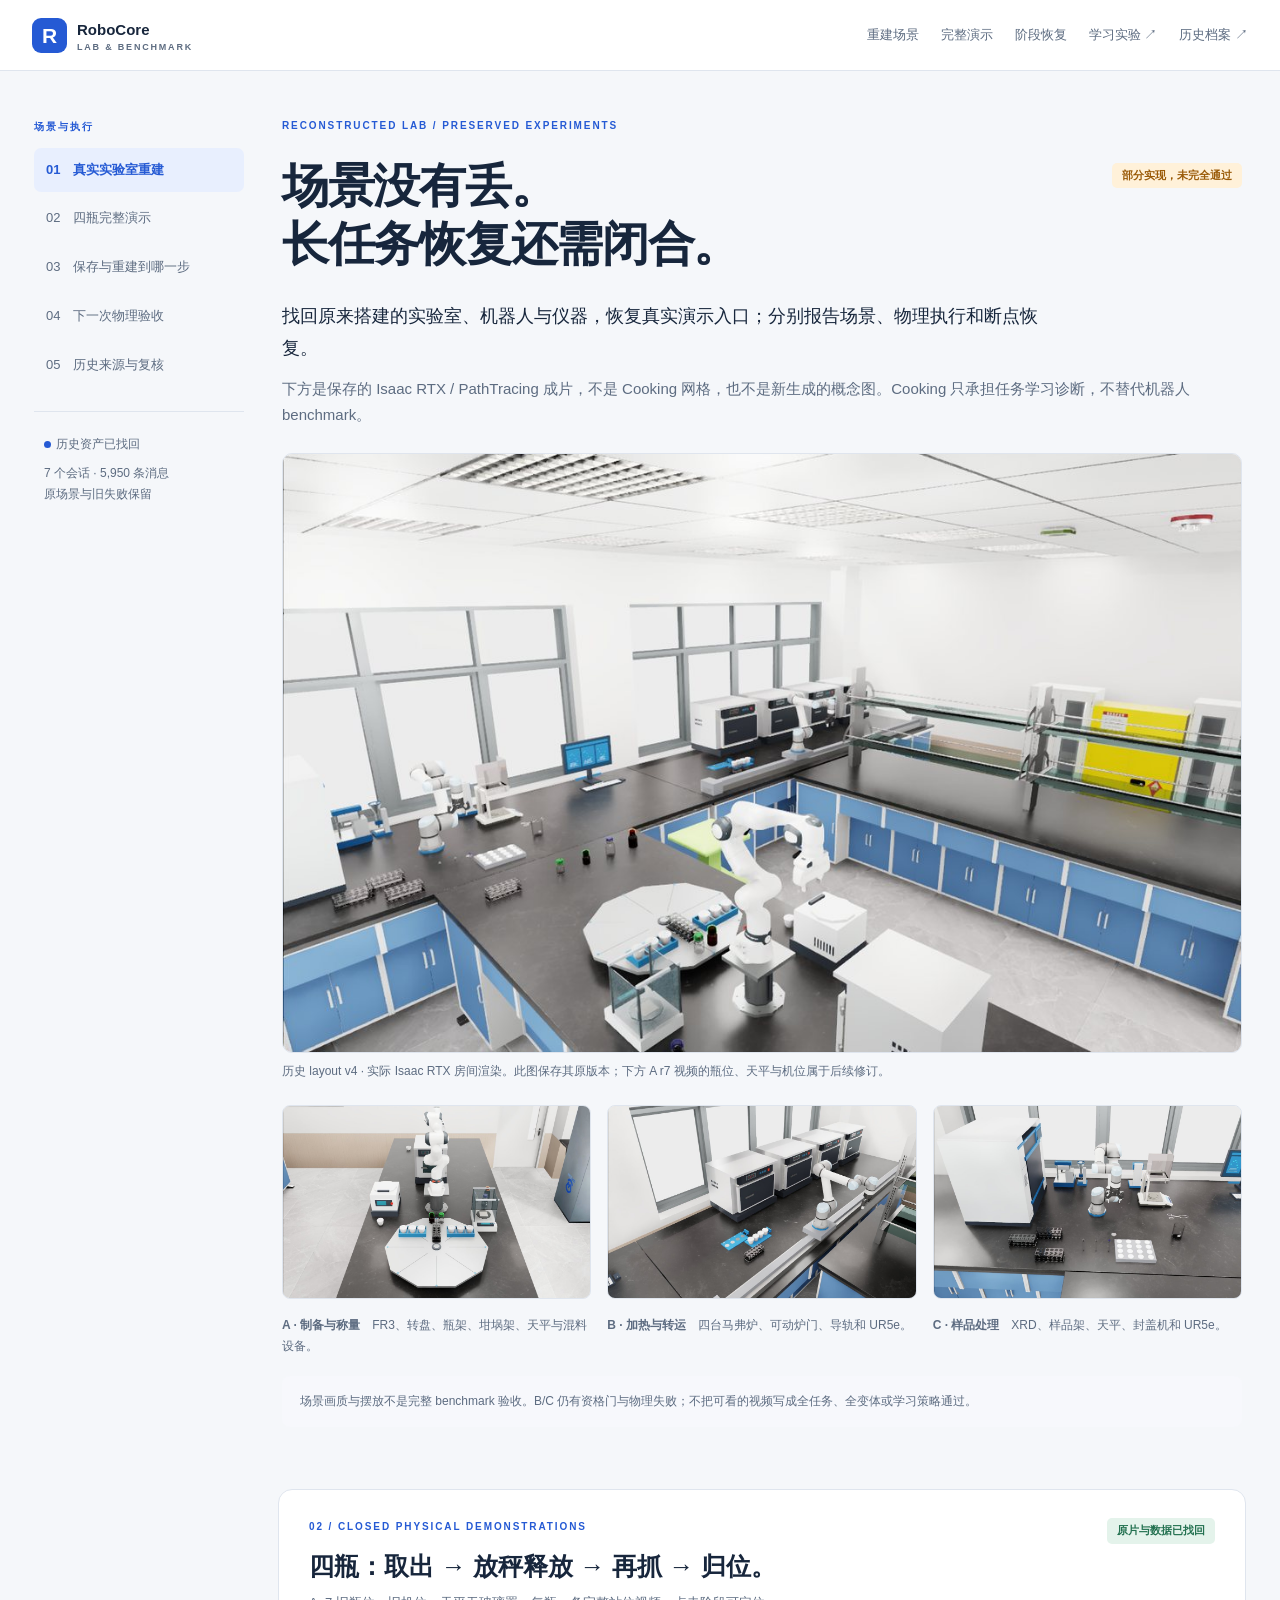
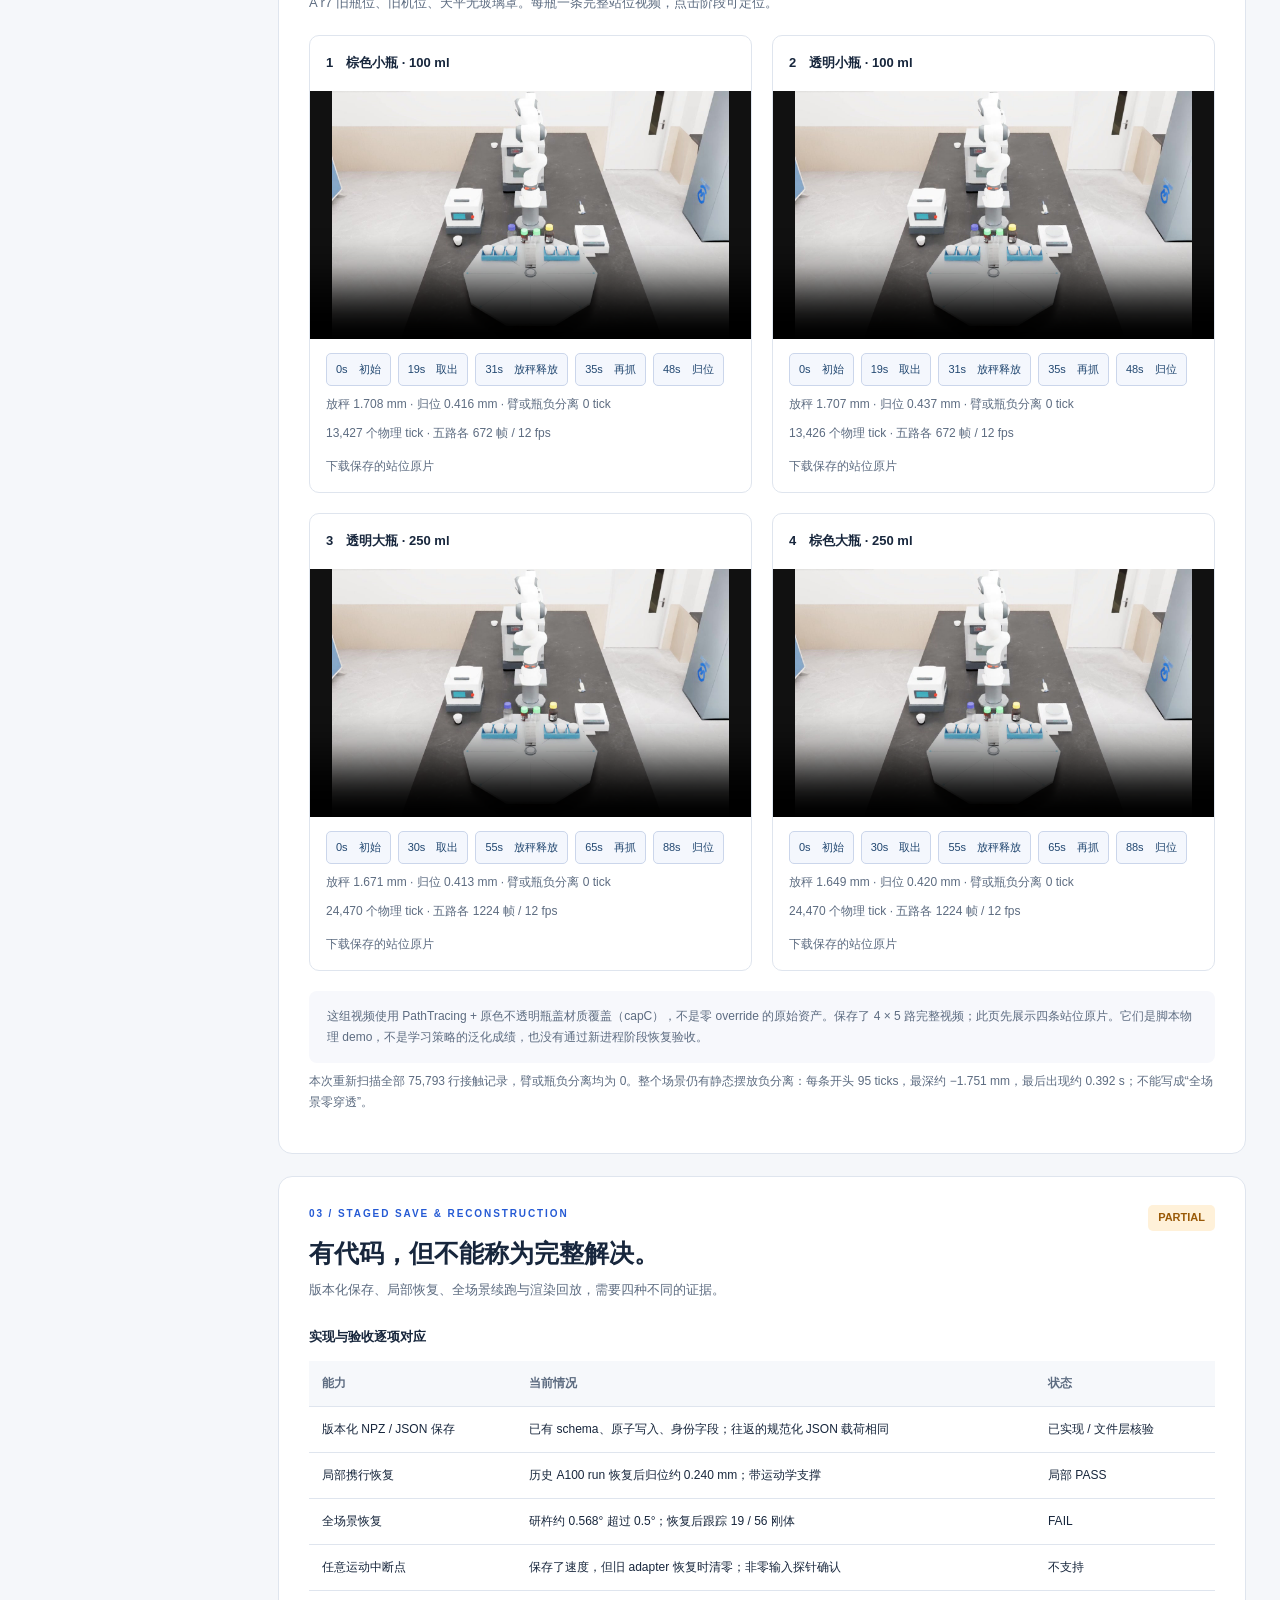
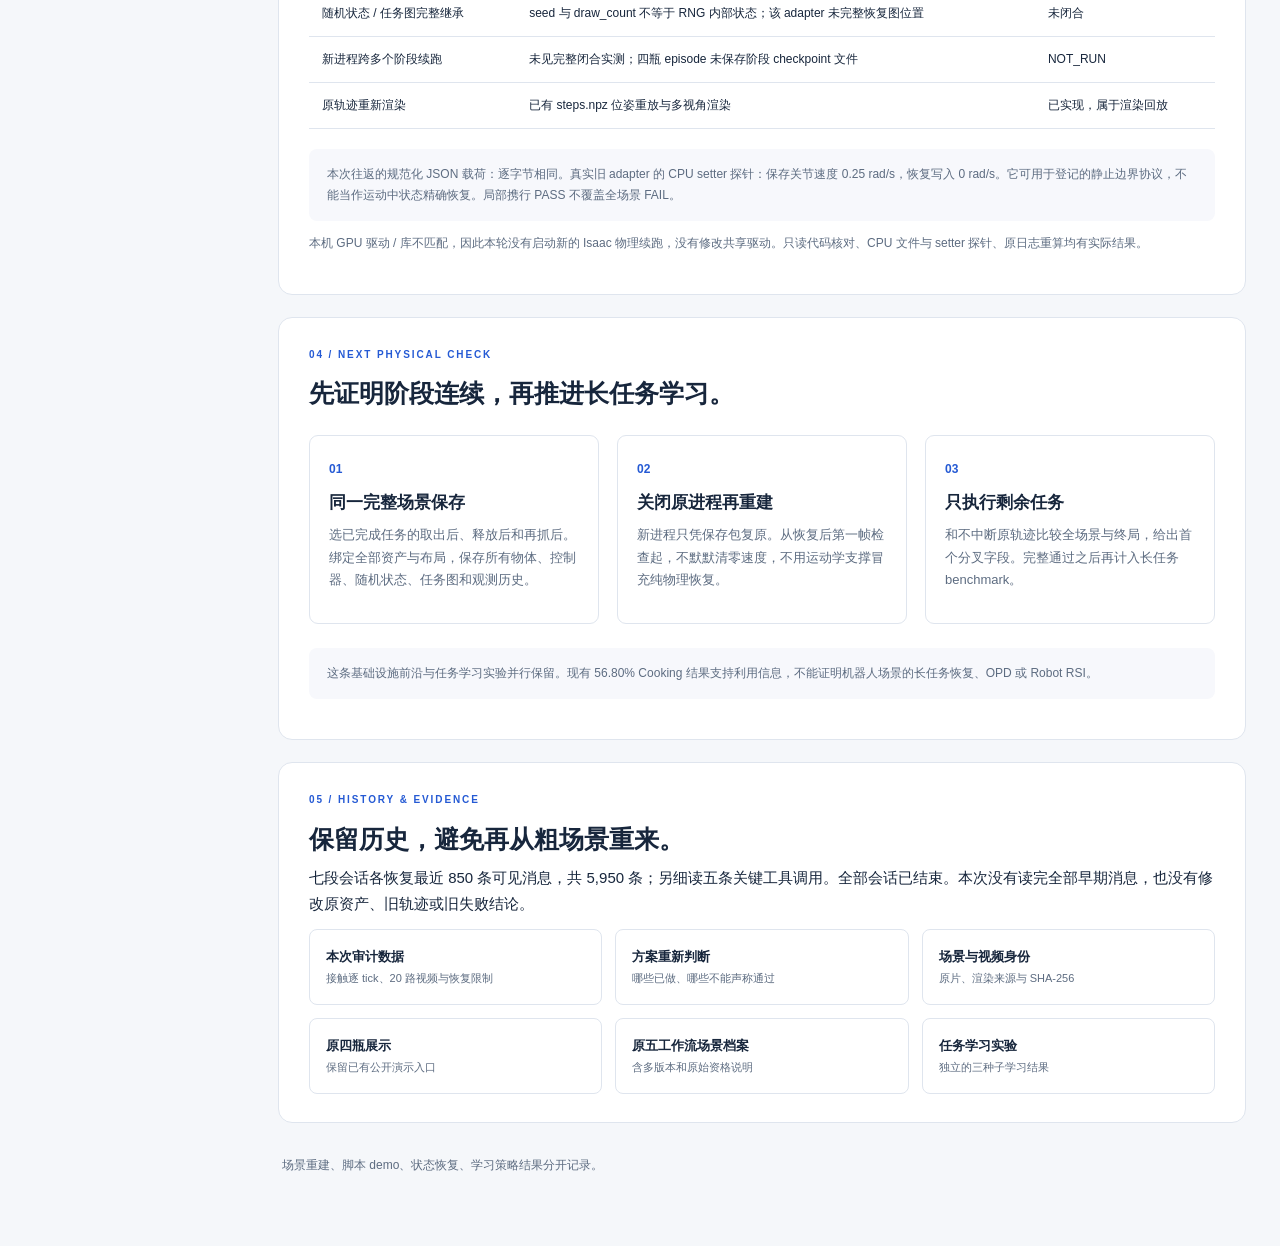
<file: scenes.html>
<!doctype html>
<html lang="zh-CN"><head><meta charset="utf-8"><meta name="viewport" content="width=device-width,initial-scale=1">
<title>实验室重建与阶段恢复 · RoboCore</title><meta name="description" content="找回的真实 Isaac 实验室场景、四瓶完整演示、阶段 checkpoint 实现与未闭合的物理恢复证据。">
<link rel="icon" href="assets/mark.svg" type="image/svg+xml"><link rel="stylesheet" href="learning.css"><link rel="stylesheet" href="scenes.css"><script defer src="scenes.js"></script></head>
<body><a class="skip" href="#main">跳到正文</a><header class="top"><a class="brand" href="scenes.html"><span class="brand-mark">R</span><span>RoboCore <small>LAB &amp; BENCHMARK</small></span></a><nav><a href="#lab">重建场景</a><a href="#demos">完整演示</a><a href="#resume">阶段恢复</a><a href="learning.html">学习实验 ↗</a><a href="index.html?lang=zh&view=experiments">历史档案 ↗</a></nav></header>
<div class="layout"><aside class="sidebar"><p class="eyebrow">场景与执行</p><a href="#lab" class="selected">01　真实实验室重建</a><a href="#demos">02　四瓶完整演示</a><a href="#resume">03　保存与重建到哪一步</a><a href="#next">04　下一次物理验收</a><a href="#sources">05　历史来源与复核</a><div class="side-note"><span class="dot"></span>历史资产已找回<p>7 个会话 · 5,950 条消息<br>原场景与旧失败保留</p></div></aside>
<main id="main"><section id="lab" class="hero"><div class="eyebrow">RECONSTRUCTED LAB / PRESERVED EXPERIMENTS</div><div class="title-row"><h1>场景没有丢。<br>长任务恢复还需闭合。</h1><span class="pill amber">部分实现，未完全通过</span></div><p class="lead">找回原来搭建的实验室、机器人与仪器，恢复真实演示入口；分别报告场景、物理执行和断点恢复。</p><p class="muted">下方是保存的 Isaac RTX / PathTracing 成片，不是 Cooking 网格，也不是新生成的概念图。Cook­ing 只承担任务学习诊断，不替代机器人 benchmark。</p>
<figure class="lab-overview"><img src="assets/scenes/overview_1.jpg" alt="重建实验室全景：A 站转盘与机械臂、B 站四炉与导轨、C 站仪器和机器人"><figcaption>历史 layout v4 · 实际 Isaac RTX 房间渲染。此图保存其原版本；下方 A r7 视频的瓶位、天平与机位属于后续修订。</figcaption></figure>
<div class="scene-gallery"><figure><img src="assets/scenes/station_a.jpg" loading="lazy" alt="A 站前驱体处理机器人、转盘和仪器"><figcaption><b>A · 制备与称量</b>　FR3、转盘、瓶架、坩埚架、天平与混料设备。</figcaption></figure><figure><img src="assets/scenes/station_b.jpg" loading="lazy" alt="B 站四台炉和导轨机械臂"><figcaption><b>B · 加热与转运</b>　四台马弗炉、可动炉门、导轨和 UR5e。</figcaption></figure><figure><img src="assets/scenes/station_c.jpg" loading="lazy" alt="C 站 XRD、机器人和样品处理仪器"><figcaption><b>C · 样品处理</b>　XRD、样品架、天平、封盖机和 UR5e。</figcaption></figure></div>
<p class="note">场景画质与摆放不是完整 benchmark 验收。B/C 仍有资格门与物理失败；不把可看的视频写成全任务、全变体或学习策略通过。</p></section>

<section id="demos" class="card section"><div class="section-head"><div><div class="eyebrow">02 / CLOSED PHYSICAL DEMONSTRATIONS</div><h2>四瓶：取出 → 放秤释放 → 再抓 → 归位。</h2><p class="muted">A r7 旧瓶位、旧机位、天平无玻璃罩。每瓶一条完整站位视频，点击阶段可定位。</p></div><span class="pill green">原片与数据已找回</span></div><div id="video-list" class="video-grid"></div>
<div class="note">这组视频使用 PathTracing + 原色不透明瓶盖材质覆盖（capC），不是零 override 的原始资产。保存了 4 × 5 路完整视频；此页先展示四条站位原片。它们是脚本物理 demo，不是学习策略的泛化成绩，也没有通过新进程阶段恢复验收。</div><p id="contact-note" class="small"></p></section>

<section id="resume" class="card section"><div class="section-head"><div><div class="eyebrow">03 / STAGED SAVE &amp; RECONSTRUCTION</div><h2>有代码，但不能称为完整解决。</h2><p class="muted">版本化保存、局部恢复、全场景续跑与渲染回放，需要四种不同的证据。</p></div><span class="pill amber">PARTIAL</span></div>
<div class="table-scroll"><table><caption>实现与验收逐项对应</caption><thead><tr><th>能力</th><th>当前情况</th><th>状态</th></tr></thead><tbody>
<tr><td>版本化 NPZ / JSON 保存</td><td>已有 schema、原子写入、身份字段；往返的规范化 JSON 载荷相同</td><td>已实现 / 文件层核验</td></tr>
<tr><td>局部携行恢复</td><td>历史 A100 run 恢复后归位约 0.240 mm；带运动学支撑</td><td>局部 PASS</td></tr>
<tr><td>全场景恢复</td><td>研杵约 0.568° 超过 0.5°；恢复后跟踪 19 / 56 刚体</td><td>FAIL</td></tr>
<tr><td>任意运动中断点</td><td>保存了速度，但旧 adapter 恢复时清零；非零输入探针确认</td><td>不支持</td></tr>
<tr><td>随机状态 / 任务图完整继承</td><td>seed 与 draw_count 不等于 RNG 内部状态；该 adapter 未完整恢复图位置</td><td>未闭合</td></tr>
<tr><td>新进程跨多个阶段续跑</td><td>未见完整闭合实测；四瓶 episode 未保存阶段 checkpoint 文件</td><td>NOT_RUN</td></tr>
<tr><td>原轨迹重新渲染</td><td>已有 steps.npz 位姿重放与多视角渲染</td><td>已实现，属于渲染回放</td></tr>
</tbody></table></div><p id="recovery-note" class="note"></p>
<p class="small">本机 GPU 驱动 / 库不匹配，因此本轮没有启动新的 Isaac 物理续跑，没有修改共享驱动。只读代码核对、CPU 文件与 setter 探针、原日志重算均有实际结果。</p></section>

<section id="next" class="card section"><div class="eyebrow">04 / NEXT PHYSICAL CHECK</div><h2>先证明阶段连续，再推进长任务学习。</h2><div class="mechanism-grid"><article><span class="number">01</span><h3>同一完整场景保存</h3><p>选已完成任务的取出后、释放后和再抓后。绑定全部资产与布局，保存所有物体、控制器、随机状态、任务图和观测历史。</p></article><article><span class="number">02</span><h3>关闭原进程再重建</h3><p>新进程只凭保存包复原。从恢复后第一帧检查起，不默默清零速度，不用运动学支撑冒充纯物理恢复。</p></article><article><span class="number">03</span><h3>只执行剩余任务</h3><p>和不中断原轨迹比较全场景与终局，给出首个分叉字段。完整通过之后再计入长任务 benchmark。</p></article></div><p class="note">这条基础设施前沿与任务学习实验并行保留。现有 56.80% Cooking 结果支持利用信息，不能证明机器人场景的长任务恢复、OPD 或 Robot RSI。</p></section>

<section id="sources" class="card section"><div class="eyebrow">05 / HISTORY &amp; EVIDENCE</div><h2>保留历史，避免再从粗场景重来。</h2><p>七段会话各恢复最近 850 条可见消息，共 5,950 条；另细读五条关键工具调用。全部会话已结束。本次没有读完全部早期消息，也没有修改原资产、旧轨迹或旧失败结论。</p><div class="resources"><a href="data/scene-recovery-audit.json"><b>本次审计数据</b><span>接触逐 tick、20 路视频与恢复限制</span></a><a href="research/scene-recovery-report.md"><b>方案重新判断</b><span>哪些已做、哪些不能声称通过</span></a><a href="data/scene-media-sources.json"><b>场景与视频身份</b><span>原片、渲染来源与 SHA-256</span></a><a href="https://asimfish.github.io/goai-dashboard/bottles.html"><b>原四瓶展示</b><span>保留已有公开演示入口</span></a><a href="https://asimfish.github.io/goai-dashboard/scenes.html"><b>原五工作流场景档案</b><span>含多版本和原始资格说明</span></a><a href="learning.html"><b>任务学习实验</b><span>独立的三种子学习结果</span></a></div></section>
<footer>场景重建、脚本 demo、状态恢复、学习策略结果分开记录。</footer></main></div><noscript><p>可直接阅读 <a href="research/scene-recovery-report.md">方案判断</a>。</p></noscript></body></html>
</file>
<file: styles.css>
:root{--paper:#f7f8f5;--white:#fff;--ink:#202b29;--muted:#64716b;--line:#dde4dd;--green:#286c56;--blue:#315f87;--amber:#9b672c;--red:#a34244;--soft-green:#eaf2ec;--soft-blue:#edf2f7;--soft-red:#f8eeee;--radius:16px}
*{box-sizing:border-box}html{scroll-behavior:smooth;scroll-padding-top:100px}body{margin:0;background:var(--paper);color:var(--ink);font:15px/1.7 -apple-system,BlinkMacSystemFont,"Segoe UI","Noto Sans CJK SC","Microsoft YaHei",sans-serif}button,input,select{font:inherit}a{color:inherit;text-underline-offset:4px}button,a,input,select{touch-action:manipulation}button{cursor:pointer}button:focus-visible,a:focus-visible,input:focus-visible,select:focus-visible{outline:3px solid #bd9353;outline-offset:4px}button{border:0;color:inherit}img{max-width:100%;height:auto}.container{max-width:1192px;margin:auto;padding:0 32px}.header{position:sticky;top:0;z-index:20;background:#f7f8f5f5;border-bottom:1px solid var(--line);backdrop-filter:blur(12px)}.header-inner{max-width:1376px;margin:auto;min-height:78px;display:flex;align-items:center;gap:34px;padding:12px 32px}.brand{display:flex;align-items:center;gap:10px;text-decoration:none;font-size:20px;letter-spacing:-.03em}.brand span{font-size:11px;letter-spacing:.03em;color:var(--muted);border-left:1px solid var(--line);padding-left:14px;margin-left:5px}.header nav{display:flex;gap:6px;margin-left:auto}.nav-button{background:transparent;padding:9px 14px;border-radius:7px;font-size:13px;color:var(--muted)}.nav-button[aria-current=page]{background:var(--soft-green);color:var(--green);font-weight:600}.header-tools{display:flex;align-items:center;gap:7px;font-size:11px;color:var(--muted);white-space:nowrap}#language{margin-left:12px;padding:5px 9px;background:white;border:1px solid var(--line);border-radius:5px;font-size:12px}.live-dot{width:6px;height:6px;background:#ac8347;border-radius:50%}.skip-link{position:fixed;top:-60px;left:16px;background:white;z-index:50;padding:10px}.skip-link:focus{top:10px}.eyebrow{display:flex;align-items:center;gap:10px;font:600 11px/1.5 ui-monospace,monospace;letter-spacing:.13em;text-transform:uppercase;color:var(--green)}.eyebrow::before{content:"";width:22px;height:1px;background:var(--green)}h1,h2,h3,p{margin-top:0}h1{font:500 clamp(38px,4.4vw,62px)/1.13 Georgia,"Noto Serif CJK SC",serif;letter-spacing:-.04em;margin:20px 0 25px}h1 em{color:var(--green);font-weight:400}h2{font-size:27px;letter-spacing:-.025em;line-height:1.3;font-weight:600;margin-bottom:12px}h3{font-size:18px;line-height:1.4;letter-spacing:-.015em;margin-bottom:10px}p{margin-bottom:16px}.hero{display:grid;grid-template-columns:1.45fr 1fr;gap:65px;padding:68px 0 48px;align-items:center}.hero .lead{font-size:17px;color:var(--muted);max-width:660px;line-height:1.9}.actions{display:flex;gap:12px;flex-wrap:wrap;margin-top:25px}.button{display:inline-flex;align-items:center;justify-content:center;gap:12px;padding:11px 20px;border-radius:7px;border:1px solid var(--line);background:white;text-decoration:none;font-size:13px;font-weight:600}.button.primary{background:var(--green);border-color:var(--green);color:white}.button:hover{filter:brightness(.96)}.hero-meta{font-size:11px;color:var(--muted);margin-top:20px}.hero-card{background:#fff;border:1px solid var(--line);border-radius:var(--radius);overflow:hidden;box-shadow:0 14px 40px #21362a06}.card-heading{display:flex;justify-content:space-between;align-items:center;padding:19px 22px;border-bottom:1px solid var(--line);font-size:11px;letter-spacing:.07em;text-transform:uppercase}.badge{display:inline-flex;align-items:center;padding:3px 9px;border-radius:4px;font-size:10px;font-weight:650;line-height:1.65;letter-spacing:.03em;background:var(--soft-blue);color:var(--blue)}.badge.open,.badge.deferred{background:#f6efe4;color:var(--amber)}.badge.stopped,.badge.failed{background:var(--soft-red);color:var(--red)}.badge.checked,.badge.complete{background:var(--soft-green);color:var(--green)}.metric{padding:18px 22px;border-bottom:1px solid #eef1ed;display:grid;grid-template-columns:1fr auto;gap:10px;align-items:center}.metric:last-child{border:0}.metric-label{font-size:12px;font-weight:600}.metric-note{font-size:11px;color:var(--muted);max-width:245px}.metric-value{font:500 30px/1 Georgia,serif;letter-spacing:-.03em;color:var(--blue)}.metric-value.negative{color:var(--red)}.status-strip{display:grid;grid-template-columns:repeat(3,1fr);background:#fff;border:1px solid var(--line);border-radius:10px;padding:21px 0;margin-bottom:45px}.status-item{padding:0 24px;border-right:1px solid var(--line)}.status-item:last-child{border:0}.status-item p{margin:7px 0 0;font-size:12px;color:var(--muted)}.status-item b{font-size:13px}.section{padding:12px 0 50px}.section-head{display:flex;align-items:flex-end;justify-content:space-between;gap:20px;margin-bottom:22px}.section-head p{max-width:590px;color:var(--muted);font-size:13px;margin-bottom:0}.section-number{font:11px ui-monospace,monospace;color:var(--muted);letter-spacing:.12em;margin-bottom:10px}.link-arrow{font-size:12px;white-space:nowrap;color:var(--green);background:transparent;padding:7px 0;text-decoration:underline}.method-figure{border:1px solid var(--line);border-radius:12px;background:white;padding:26px 28px 18px}.figure-button{display:block;width:100%;padding:0;background:white;text-align:left}.figure-button img{width:100%;display:block}.figure-foot{display:flex;justify-content:space-between;gap:20px;font-size:11px;color:var(--muted);margin-top:16px;border-top:1px solid #edf0ec;padding-top:12px}.method-steps{display:grid;grid-template-columns:repeat(4,1fr);gap:24px;margin-top:25px}.method-step{border-top:2px solid var(--line);padding-top:13px}.method-step span{font:11px ui-monospace,monospace;color:var(--green)}.method-step h3{font-size:14px;margin:7px 0}.method-step p{font-size:12px;color:var(--muted);margin:0}.notice{background:#f0f3ee;border-left:3px solid var(--green);padding:16px 21px;font-size:12px;color:#53635a;margin:24px 0}.notice.amber{background:#f6f1e9;border-color:#a97d40;color:#74592f}.split{display:grid;grid-template-columns:1.2fr 1fr;gap:25px}.finding{background:white;border:1px solid var(--line);border-radius:12px;padding:26px}.finding .date{color:var(--muted);font:11px ui-monospace,monospace;margin-bottom:12px}.finding p{color:var(--muted);font-size:13px}.finding h3{font-size:21px;max-width:500px}.compact-list{list-style:none;padding:0;margin:0}.compact-list li{padding:14px 0;border-bottom:1px solid var(--line);display:flex;align-items:flex-start;gap:14px}.compact-list li:last-child{border:0}.compact-list .index{font:12px ui-monospace,monospace;color:var(--green);padding-top:4px}.compact-list b{font-size:13px}.compact-list p{font-size:12px;color:var(--muted);margin:3px 0 0}.page-heading{padding:55px 0 33px}.page-heading h1{font-size:44px;margin-bottom:16px}.page-heading p{max-width:750px;color:var(--muted);font-size:15px}.toolbar{display:flex;justify-content:space-between;gap:20px;align-items:center;flex-wrap:wrap;margin:10px 0 25px}.filter-tabs,.scope-tabs{display:flex;gap:5px;flex-wrap:wrap}.filter-tab,.scope-tab{padding:8px 13px;background:white;border:1px solid var(--line);border-radius:6px;font-size:12px}.filter-tab[aria-pressed=true],.scope-tab[aria-pressed=true]{background:var(--ink);border-color:var(--ink);color:white}.search{background:white;border:1px solid var(--line);padding:9px 13px;border-radius:6px;width:240px;max-width:100%;font-size:12px}.study-grid{display:grid;grid-template-columns:repeat(2,1fr);gap:20px;margin-bottom:30px}.study-card{display:flex;flex-direction:column;background:#fff;border:1px solid var(--line);border-radius:12px;padding:23px}.study-top{display:flex;align-items:center;justify-content:space-between;gap:12px;margin-bottom:17px;font:10px ui-monospace,monospace;color:var(--muted)}.study-card h3{font-size:20px;max-width:480px}.study-card>p{font-size:13px;color:var(--muted);margin:0 0 16px}.study-outcome{padding:12px 16px;background:#f5f7f4;border-radius:7px;font-weight:600;font-size:13px;margin-top:auto}.study-scope{padding-top:15px;color:var(--muted);font-size:11px}.study-link{font-size:11px;color:var(--green);margin-top:12px}.chart-panel{background:#fff;border:1px solid var(--line);border-radius:12px;padding:26px;margin-bottom:30px}.chart-title{display:flex;align-items:flex-start;justify-content:space-between;gap:20px}.chart-title p{color:var(--muted);font-size:12px;max-width:670px}.bar-chart{margin:25px 0 12px;display:grid;gap:16px}.bar-row{display:grid;grid-template-columns:215px 1fr 68px;align-items:center;gap:16px;font-size:12px}.bar-track{height:17px;background:#eff2ef;border-radius:3px;overflow:hidden}.bar-fill{height:100%;min-width:0;background:#426987;border-radius:3px}.bar-fill.main{background:var(--green)}.bar-row strong{text-align:right;font:600 12px ui-monospace,monospace}.chart-axis{color:var(--muted);font-size:10px;padding-left:231px;display:flex;justify-content:space-between;padding-right:84px}.chart-foot{margin:20px 0 0;border-top:1px solid var(--line);padding-top:14px;font-size:11px;color:var(--muted)}.result-table-wrap{overflow:auto;background:#fff;border:1px solid var(--line);border-radius:10px}.result-table{width:100%;border-collapse:collapse;white-space:nowrap;font-size:12px}.result-table th{color:var(--muted);background:#f4f6f2;font-size:10px;letter-spacing:.03em;text-align:left;font-weight:600;padding:13px 18px}.result-table td{padding:12px 18px;border-top:1px solid var(--line)}.result-table .num{font-family:ui-monospace,monospace}.gallery-grid{display:grid;grid-template-columns:repeat(3,1fr);gap:18px}.gallery-card{background:#fff;border:1px solid var(--line);border-radius:10px;overflow:hidden}.gallery-card .figure-button{padding:15px}.gallery-card img{width:100%;aspect-ratio:1.8;object-fit:contain}.gallery-caption{padding:0 17px 16px}.gallery-caption h3{font-size:13px;margin:6px 0}.gallery-caption p{font-size:11px;color:var(--muted);margin-bottom:8px}.gallery-links{display:flex;gap:12px;font-size:10px;color:var(--green)}.milestones{display:grid;grid-template-columns:repeat(4,1fr);gap:16px;margin:10px 0 40px}.milestone{background:white;border:1px solid var(--line);border-radius:10px;padding:20px}.milestone .step-number{font:11px ui-monospace,monospace;color:var(--muted);margin-bottom:15px}.milestone h3{font-size:16px;margin:15px 0 8px}.milestone p{font-size:12px;color:var(--muted);margin:0}.timeline{margin-left:10px;border-left:1px solid #cfd9d1;padding-left:30px}.timeline-entry{position:relative;padding-bottom:32px}.timeline-entry:before{content:"";position:absolute;left:-35px;top:5px;width:9px;height:9px;border-radius:50%;background:var(--green);border:2px solid var(--paper)}.timeline-date{font:11px ui-monospace,monospace;color:var(--muted);margin-bottom:7px}.timeline-entry p{font-size:13px;color:var(--muted);max-width:800px;margin:0}.timeline-entry h3{font-size:17px}.resources-grid{display:grid;grid-template-columns:repeat(3,1fr);gap:20px;margin-bottom:35px}.resource{background:#fff;border:1px solid var(--line);border-radius:12px;padding:24px;text-decoration:none;display:flex;flex-direction:column}.resource:hover{border-color:#a7bcae}.resource .resource-icon{font:11px ui-monospace,monospace;color:var(--green);margin-bottom:17px}.resource p{font-size:12px;color:var(--muted);margin-bottom:18px}.resource span:last-child{font-size:12px;color:var(--green);margin-top:auto}.provenance{border:1px solid var(--line);border-radius:12px;padding:24px;background:white}.provenance dl{display:grid;grid-template-columns:140px 1fr;gap:12px 22px;font-size:12px;margin:18px 0}.provenance dt{color:var(--muted)}.provenance dd{margin:0;overflow-wrap:anywhere}.provenance code{font-size:11px}.footer{display:grid;grid-template-columns:1fr auto;gap:20px;border-top:1px solid var(--line);padding-top:33px;padding-bottom:27px;margin-top:28px;font-size:11px;color:var(--muted)}.footer b{color:var(--ink);font-size:19px}.footer p{margin:7px 0 0}.footer-links{display:flex;gap:20px}.footer-meta{grid-column:1/-1;font:10px ui-monospace,monospace}.load-state{padding-top:70px;min-height:50vh}.empty-state{padding:30px;text-align:center;color:var(--muted);grid-column:1/-1}.page[hidden]{display:none!important}dialog{border:1px solid var(--line);border-radius:12px;max-width:calc(100vw - 40px);width:1180px;max-height:90vh;padding:20px;background:white;color:var(--ink)}dialog::backdrop{background:#152921b3;backdrop-filter:blur(5px)}.dialog-toolbar{display:flex;align-items:center;justify-content:space-between;gap:20px;margin-bottom:20px}.dialog-toolbar h2{font-size:17px;margin:0}.dialog-toolbar button{background:var(--paper);border-radius:6px;width:35px;height:35px}#dialog-image{width:100%}#dialog-caption{font-size:12px;color:var(--muted);margin:15px 0 0}[hidden]{display:none!important}
@media(min-width:1500px){.container{max-width:1280px}.hero{gap:90px}}
@media(max-width:1000px){.header-inner{gap:12px;padding:12px 20px}.brand span,#header-state,.live-dot{display:none}.header nav{gap:1px}.nav-button{padding:8px 10px}.container{padding:0 24px}.hero{gap:28px}.gallery-grid{grid-template-columns:repeat(2,1fr)}.method-steps{gap:16px}.milestones{grid-template-columns:repeat(2,1fr)}}
@media(max-width:700px){.header-inner{flex-wrap:wrap;min-height:96px;padding:13px 18px 8px}.brand{font-size:20px}.header-tools{margin-left:auto}.header nav{order:3;width:100%;margin:2px 0 0;justify-content:space-between}.nav-button{padding:6px 12px;font-size:12px}#language{margin-left:0}.container{padding:0 20px}.hero{grid-template-columns:1fr;padding:35px 0;gap:25px}h1{font-size:40px;letter-spacing:-.035em}.hero .lead{font-size:15px}.hero-card{box-shadow:none}.metric{padding:15px 20px}.metric-value{font-size:26px}.status-strip{grid-template-columns:1fr;padding:0;margin-bottom:32px}.status-item{padding:16px 20px;border-right:0;border-bottom:1px solid var(--line)}.status-item p{margin-top:4px}.section{padding-bottom:34px}.section-head{align-items:flex-start;flex-direction:column;gap:6px}h2{font-size:24px}.method-figure{padding:15px 10px}.figure-foot{padding-left:5px;padding-right:5px;flex-direction:column;gap:5px}.method-steps{grid-template-columns:repeat(2,1fr);gap:20px}.split{grid-template-columns:1fr}.finding{padding:21px}.page-heading{padding-top:32px}.page-heading h1{font-size:36px}.study-grid{grid-template-columns:1fr}.toolbar{gap:13px}.search{width:100%}.chart-panel{padding:20px 15px}.chart-title{flex-direction:column;gap:3px}.bar-row{grid-template-columns:1fr 60px;gap:6px}.bar-label{grid-column:1/-1}.chart-axis{padding-left:0;padding-right:66px}.bar-chart{gap:17px}.gallery-grid{grid-template-columns:1fr}.gallery-card img{aspect-ratio:1.9}.milestones{grid-template-columns:1fr}.resources-grid{grid-template-columns:1fr}.provenance dl{grid-template-columns:1fr;gap:4px}.provenance dd{margin-bottom:12px}.footer{grid-template-columns:1fr}.footer-links{flex-wrap:wrap}.footer-meta{grid-column:auto}.timeline{padding-left:22px}.timeline-entry:before{left:-27px}}
@media(prefers-reduced-motion:reduce){html{scroll-behavior:auto}}
@media print{.header,.header-tools,.footer,#figure-dialog,.toolbar,.scope-tabs,.actions{display:none}.page[hidden]{display:block!important}.container{max-width:none}.hero{padding-top:0}.study-card,.gallery-card{break-inside:avoid}body{background:white}}
</file>
<file: learning.css>
:root{--ink:#17263c;--muted:#5d6c81;--line:#dfe5ee;--blue:#255ad4;--bg:#f5f7fa;--green:#237150;--amber:#9a5a08}*{box-sizing:border-box}html{scroll-behavior:smooth;scroll-padding-top:92px}body{margin:0;background:var(--bg);color:var(--ink);font:15px/1.75 -apple-system,BlinkMacSystemFont,"Segoe UI","Noto Sans CJK SC",sans-serif}a{color:var(--blue);text-decoration:none}a:hover{text-decoration:underline}button,input,select{font:inherit}input,select{border:1px solid #cbd5e3;border-radius:8px;background:white;color:var(--ink);padding:8px 12px;max-width:100%}.skip{position:absolute;top:-100px}.skip:focus{top:8px;z-index:10;background:white;padding:10px}.top{position:sticky;top:0;z-index:5;display:flex;justify-content:space-between;align-items:center;gap:20px;padding:17px 32px;border-bottom:1px solid var(--line);background:rgba(255,255,255,.96)}.brand{display:flex;align-items:center;gap:10px;font-weight:700;color:var(--ink)}.brand-mark{background:var(--blue);color:white;border-radius:9px;width:35px;height:35px;display:grid;place-items:center;font-size:21px}.brand small{display:block;font-size:9px;letter-spacing:1.8px;line-height:1.1;color:var(--muted)}nav{display:flex;flex-wrap:wrap;gap:22px;font-size:13px}nav a{color:var(--muted)}.layout{max-width:1470px;margin:auto;display:grid;grid-template-columns:210px minmax(0,1fr);gap:34px;padding:38px 34px}.sidebar{position:sticky;top:110px;align-self:start;padding-top:8px}.sidebar>a{display:block;padding:11px 12px;margin-bottom:4px;color:var(--muted);border-radius:7px;font-size:13px}.sidebar .selected{background:#e8effe;color:var(--blue);font-weight:650}.eyebrow{font-size:10px;letter-spacing:1.9px;font-weight:750;color:var(--blue);margin:0 0 12px}.side-note{border-top:1px solid var(--line);padding:22px 10px;margin-top:24px;color:var(--muted);font-size:12px}.side-note p{margin:8px 0}.dot{display:inline-block;width:7px;height:7px;background:var(--blue);border-radius:50%;margin-right:5px}main{min-width:0}.hero{padding:8px 4px 28px}.title-row{display:flex;align-items:flex-start;justify-content:space-between;gap:20px}h1{font-size:clamp(30px,3.7vw,51px);line-height:1.24;letter-spacing:-1.3px;font-weight:730;margin:10px 0 19px}h2{font-size:25px;line-height:1.45;margin:0 0 8px}h3{font-size:17px;line-height:1.55;margin:8px 0}p{margin:8px 0 12px}.lead{font-size:18px;max-width:760px}.muted,.small{color:var(--muted)}.small{font-size:12px}.hero-actions{display:flex;flex-wrap:wrap;gap:10px;margin:24px 0}.button{border:1px solid #cbd5e3;border-radius:8px;padding:9px 17px;font-size:13px;font-weight:650;background:white;color:var(--ink)}.button.primary{background:var(--blue);color:white;border-color:var(--blue)}.pill{white-space:nowrap;display:inline-block;padding:3px 10px;border-radius:5px;font-size:11px;font-weight:650;background:#edf1f6;color:var(--muted)}.pill.green{background:#e4f3eb;color:var(--green)}.pill.amber{background:#fff1d9;color:var(--amber)}.title-row>.pill{margin-top:16px}.stats{display:grid;grid-template-columns:repeat(4,minmax(0,1fr));gap:14px;margin:30px 0 20px}.stat{border:1px solid var(--line);border-radius:12px;padding:18px 20px;background:white}.stat strong{font-size:29px;display:block;font-weight:700;line-height:1.4}.stat span{font-size:12px;color:var(--muted)}.stat small{font-size:11px;display:block;color:var(--muted)}.verdict{display:flex;gap:22px;align-items:center;padding:18px 22px;background:#edf2fd;border-left:3px solid var(--blue);border-radius:0 9px 9px 0}.verdict>span{white-space:nowrap;font-size:12px;font-weight:750;color:var(--blue)}.verdict p{font-size:13px;margin:0}.card{background:white;border:1px solid var(--line);border-radius:14px;padding:28px 30px}.section{margin-top:22px;scroll-margin-top:92px}.section-head{display:flex;justify-content:space-between;align-items:flex-start;gap:20px;margin-bottom:20px}.section-head p{font-size:13px;margin-bottom:0}.example{display:flex;gap:17px;background:#f6f8fc;border-radius:10px;padding:18px 22px}.example-icon{display:grid;place-items:center;border:1px dashed #a6b9dc;border-radius:7px;flex:0 0 48px;height:48px;font-size:27px;color:var(--blue)}.example p{font-size:13px;margin:5px 0 0}.mechanism-grid{display:grid;grid-template-columns:repeat(3,minmax(0,1fr));gap:18px;margin:24px 0}.mechanism-grid article{padding:19px;border:1px solid var(--line);border-radius:9px}.number{font-size:12px;color:var(--blue);font-weight:700}.mechanism-grid p{font-size:13px;color:var(--muted)}.small-tag{font-size:10px;color:var(--blue);background:#edf3ff;padding:3px 5px;border-radius:3px}.research-question{border-top:1px solid var(--line);padding-top:16px;font-size:13px}.research-question strong{color:var(--blue)}details{margin-top:18px;border-top:1px solid var(--line);padding-top:14px;font-size:13px;color:var(--muted)}summary{cursor:pointer;color:var(--ink);font-weight:650}details p{margin-top:12px}.search-label{font-size:11px;color:var(--muted);max-width:225px}.search-label input{display:block;width:100%;font-size:12px;margin-top:5px}.prior-list{display:grid;grid-template-columns:repeat(2,minmax(0,1fr));gap:12px}.prior{border:1px solid var(--line);border-radius:8px;padding:15px 17px}.prior .prior-meta{font-size:10px;color:var(--muted)}.prior h3{font-size:15px;margin:5px 0}.prior p{font-size:12px;color:var(--muted);margin:6px 0}.prior .impact{color:var(--ink);border-top:1px solid var(--line);padding-top:8px}.note{padding:15px 18px;background:#f7f8fc;border-radius:8px;color:var(--muted);font-size:12px;margin-top:20px}.setup-grid{display:grid;grid-template-columns:repeat(2,minmax(0,1fr));gap:14px;border-bottom:1px solid var(--line);padding-bottom:22px}.setup-grid>div{padding:11px 14px;background:#f7f9fc;border-radius:7px}.setup-grid span,.setup-grid small{font-size:11px;display:block;color:var(--muted)}.setup-grid strong{font-size:13px;display:block;margin:3px 0}.chart-header{display:flex;align-items:center;justify-content:space-between;gap:20px;margin:25px 0 12px}.chart-header label{font-size:11px;white-space:nowrap}.chart-header select{font-size:11px}.chart{display:grid;gap:12px;margin:18px 0}.chart-row{display:grid;grid-template-columns:195px minmax(0,1fr) 80px;align-items:center;gap:15px;font-size:12px}.chart-label small{font-size:10px;color:var(--muted);display:block}.track{background:#edf1f6;border-radius:4px;height:18px;overflow:hidden}.fill{height:100%;background:#91a4c5;border-radius:4px}.fill.focus{background:var(--blue)}.fill.reference{background:#22364d}.chart-value{text-align:right;font-variant-numeric:tabular-nums;font-weight:700}.table-scroll{overflow-x:auto;margin-top:24px}table{border-collapse:collapse;width:100%;font-size:12px}caption{text-align:left;font-size:13px;font-weight:650;margin-bottom:12px}th{color:var(--muted);font-weight:600;background:#f6f8fb}th,td{text-align:left;padding:12px 13px;border-bottom:1px solid var(--line);white-space:nowrap}.findings{display:grid;grid-template-columns:repeat(2,minmax(0,1fr));gap:16px;margin-top:24px}.findings article{border:1px solid var(--line);border-radius:9px;padding:19px}.findings p{font-size:12px;color:var(--muted)}.milestones{display:grid;grid-template-columns:repeat(2,minmax(0,1fr));gap:14px}.milestones article{border:1px solid var(--line);border-radius:9px;padding:19px}.milestones .done{border-color:#a5d5bd;background:#f7fcf9}.milestones span{font-size:11px;font-weight:650;color:var(--blue)}.milestones p{font-size:12px;color:var(--muted)}.resources{display:grid;grid-template-columns:repeat(3,minmax(0,1fr));gap:13px}.resources a{border:1px solid var(--line);padding:16px;border-radius:8px;color:var(--ink)}.resources b,.resources span{display:block}.resources b{font-size:13px}.resources span{font-size:11px;color:var(--muted)}dl{display:grid;grid-template-columns:130px minmax(0,1fr);gap:12px;font-size:11px}dt{color:var(--ink)}dd{margin:0;overflow-wrap:anywhere;font-family:ui-monospace,monospace}footer{font-size:12px;color:var(--muted);padding:32px 4px}*:focus-visible{outline:3px solid #8db4ff;outline-offset:3px}@media(max-width:1050px){.layout{grid-template-columns:170px minmax(0,1fr);gap:20px;padding:26px 22px}.card{padding:24px}.top{padding:16px 22px}nav{gap:13px}.chart-row{grid-template-columns:150px minmax(0,1fr) 65px}.stat{padding:15px}.resources{grid-template-columns:repeat(2,minmax(0,1fr))}}@media(max-width:760px){.top{position:relative;display:block;padding:15px 18px}nav{margin-top:14px;gap:15px;font-size:11px}.layout{display:block;padding:22px 16px}.sidebar{display:none}.stats{grid-template-columns:repeat(2,minmax(0,1fr));gap:10px}.title-row{display:block}.title-row>.pill{margin:0 0 10px}h1{font-size:37px}.lead{font-size:16px}.card{padding:22px 18px}.section-head{display:block}.section-head>.pill{margin-top:13px}.section-head .search-label{display:block;margin-top:13px;max-width:none}.mechanism-grid,.prior-list,.findings,.milestones{grid-template-columns:1fr}.setup-grid{grid-template-columns:1fr}.verdict{display:block;padding:17px}.verdict p{margin-top:7px}.chart-header{display:block}.chart-header label{display:block;margin-top:10px}.chart-row{grid-template-columns:125px minmax(0,1fr) 58px;gap:8px;font-size:11px}.resources{grid-template-columns:1fr}.example{padding:16px;gap:12px}h2{font-size:22px}.example-icon{flex-basis:38px;height:38px}.track{height:15px}dl{grid-template-columns:1fr;gap:5px}dd{margin-bottom:10px}}@media(prefers-reduced-motion:reduce){html{scroll-behavior:auto}}

.recovery-videos{display:grid;grid-template-columns:repeat(2,minmax(0,1fr));gap:16px;margin:20px 0}.recovery-videos figure{margin:0;min-width:0}.recovery-videos video{display:block;width:100%;max-width:100%;height:auto;border-radius:8px;background:#17263c}.recovery-videos figcaption{font-size:12px;color:var(--muted);margin-top:8px}#robot-memory-benchmarks>figure{margin:20px 0}@media(max-width:760px){.recovery-videos{grid-template-columns:1fr}}
</file>
<file: scenes.css>
.lab-overview{margin:24px 0}.lab-overview img{display:block;width:100%;border-radius:10px;border:1px solid var(--line)}figcaption{font-size:12px;line-height:1.7;color:var(--muted);margin-top:8px}.scene-gallery{display:grid;grid-template-columns:repeat(3,minmax(0,1fr));gap:16px}.scene-gallery figure{margin:0}.scene-gallery img{width:100%;border-radius:8px;border:1px solid var(--line)}.video-grid{display:grid;grid-template-columns:repeat(2,minmax(0,1fr));gap:20px;margin-top:20px}.video-card{min-width:0;border:1px solid var(--line);border-radius:10px;overflow:hidden}.video-card header{padding:16px;font-size:13px;font-weight:650}.video-card video{width:100%;aspect-ratio:16/9;display:block;background:#111}.video-card .video-body{padding:14px 16px}.video-card p{font-size:12px;color:var(--muted);margin:8px 0}.timeline{display:flex;flex-wrap:wrap;gap:7px}.timeline button{font:inherit;font-size:11px;cursor:pointer;background:#f4f7fd;border:1px solid #cbd6eb;color:#214770;border-radius:5px;padding:6px 9px}.timeline button:hover{background:#e5edfc}section{scroll-margin-top:100px}@media(max-width:760px){.scene-gallery,.video-grid{grid-template-columns:1fr}.video-card header{padding:12px}.lab-overview{margin-top:16px}}
</file>
